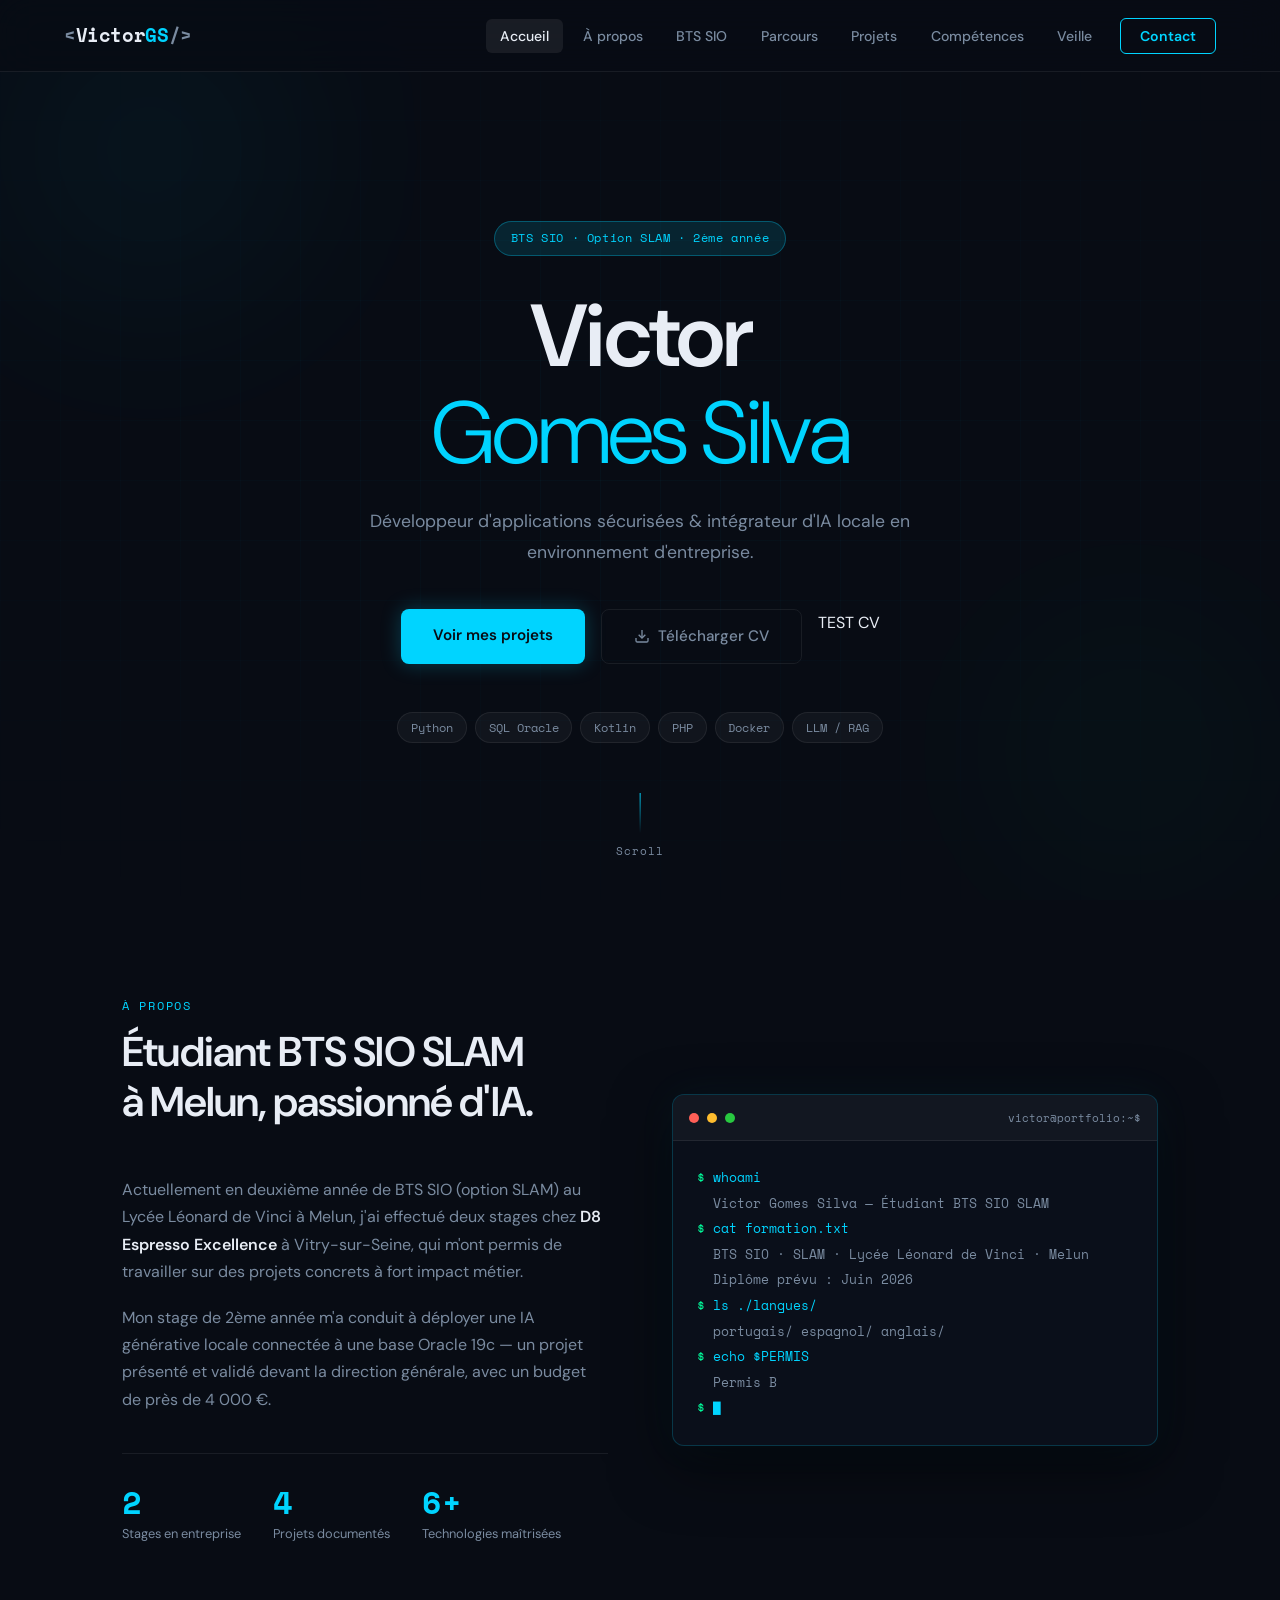
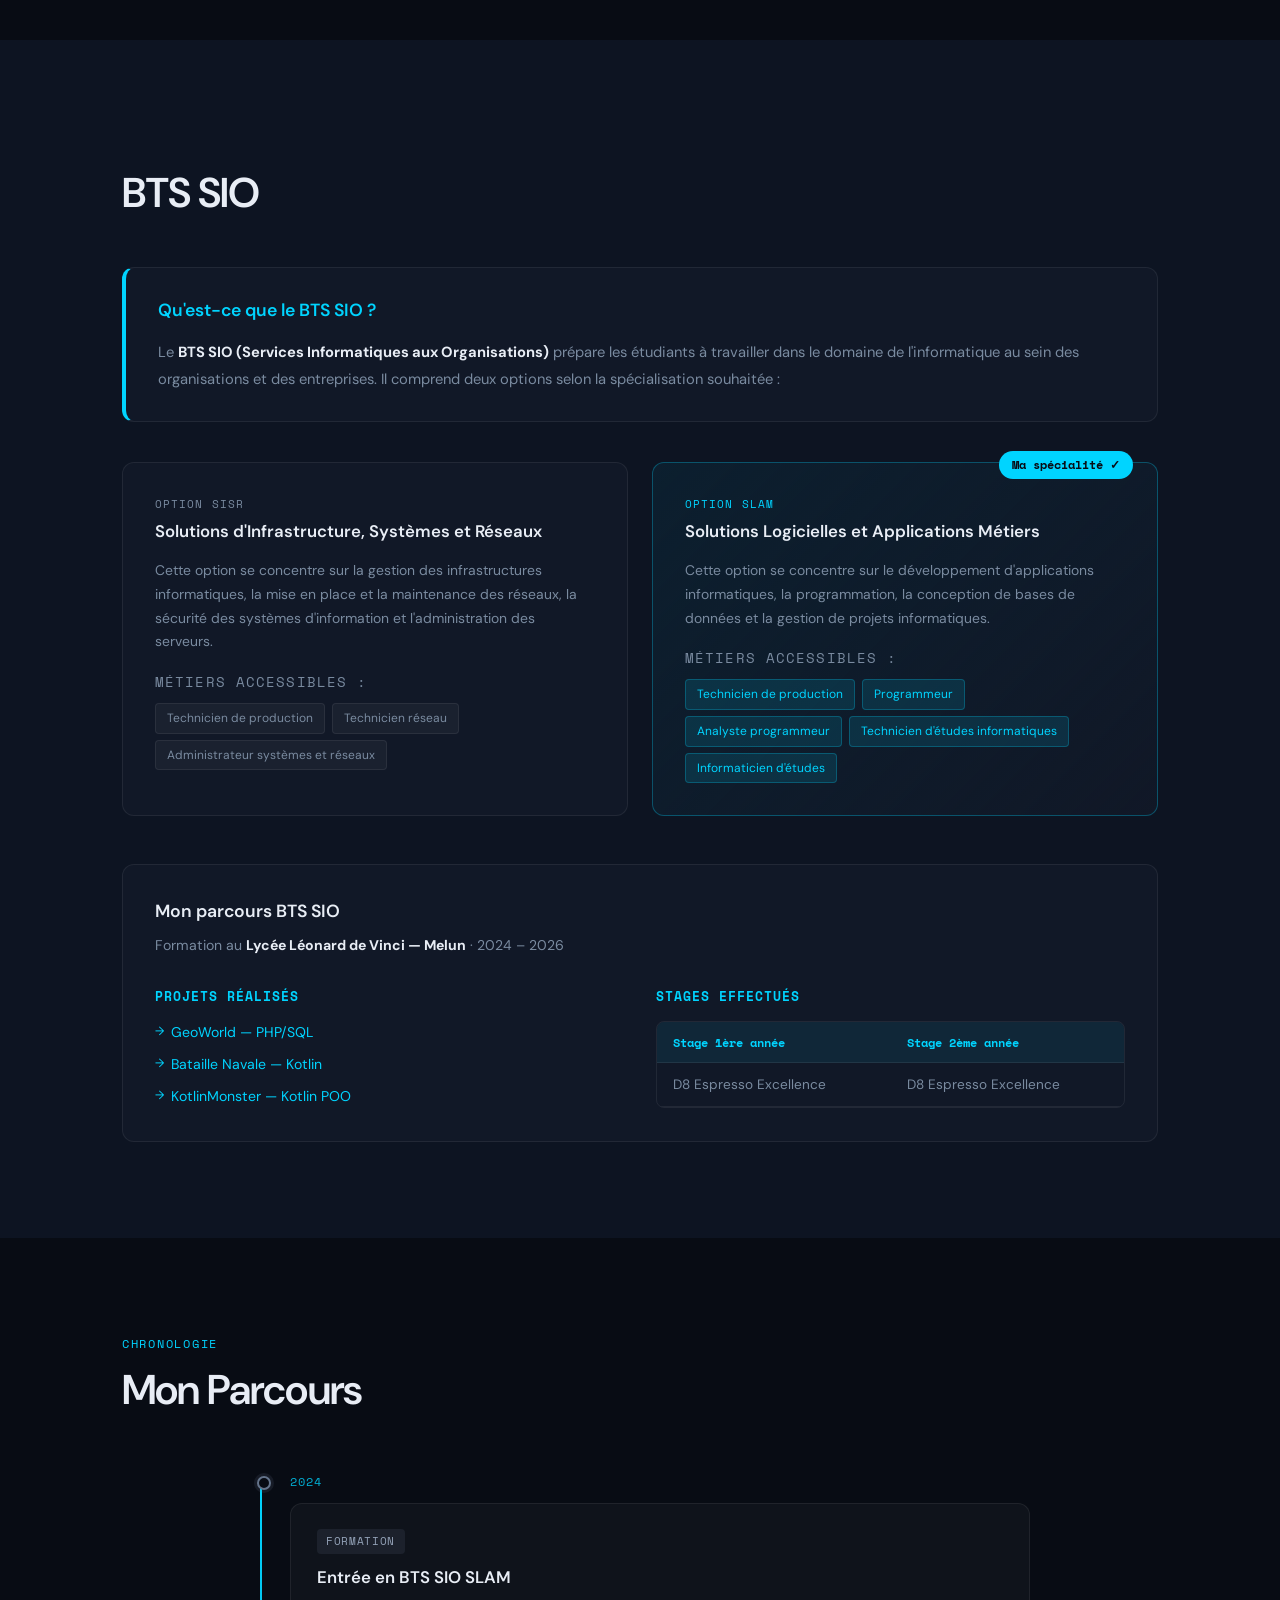
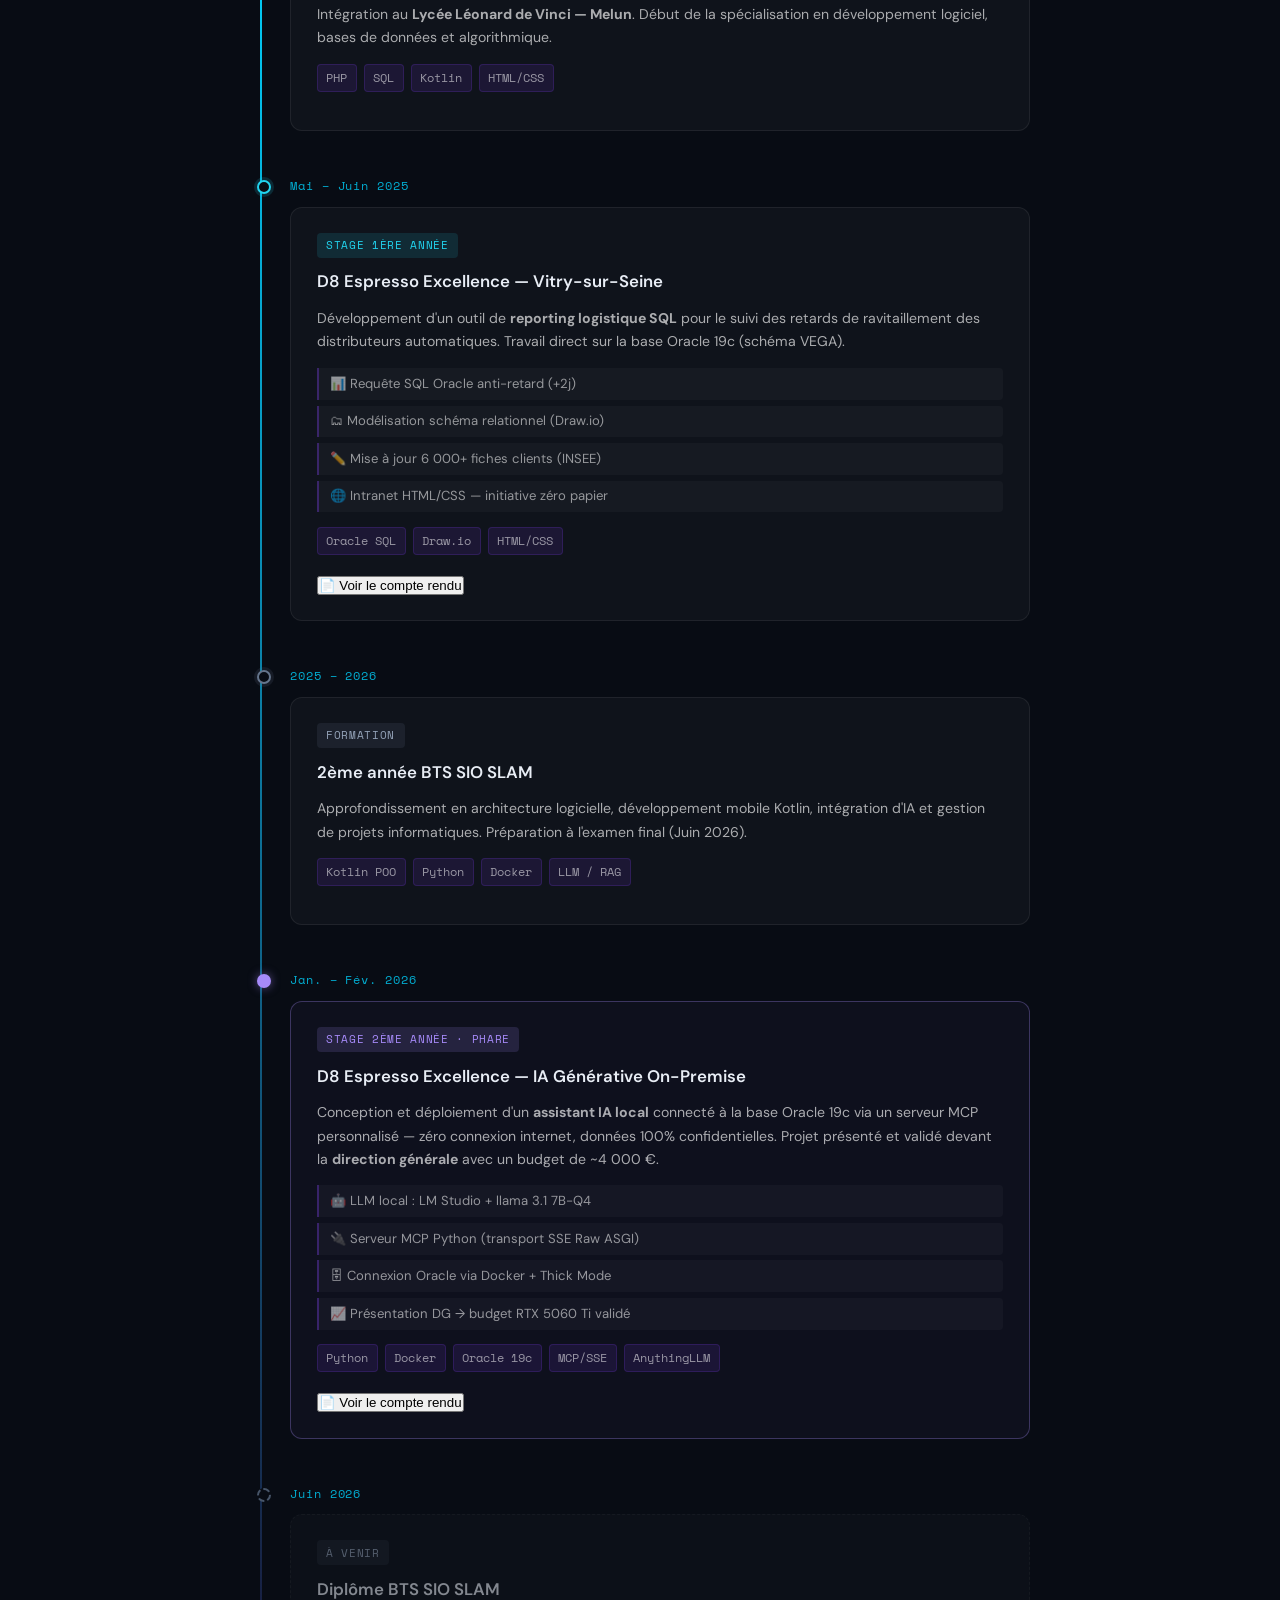
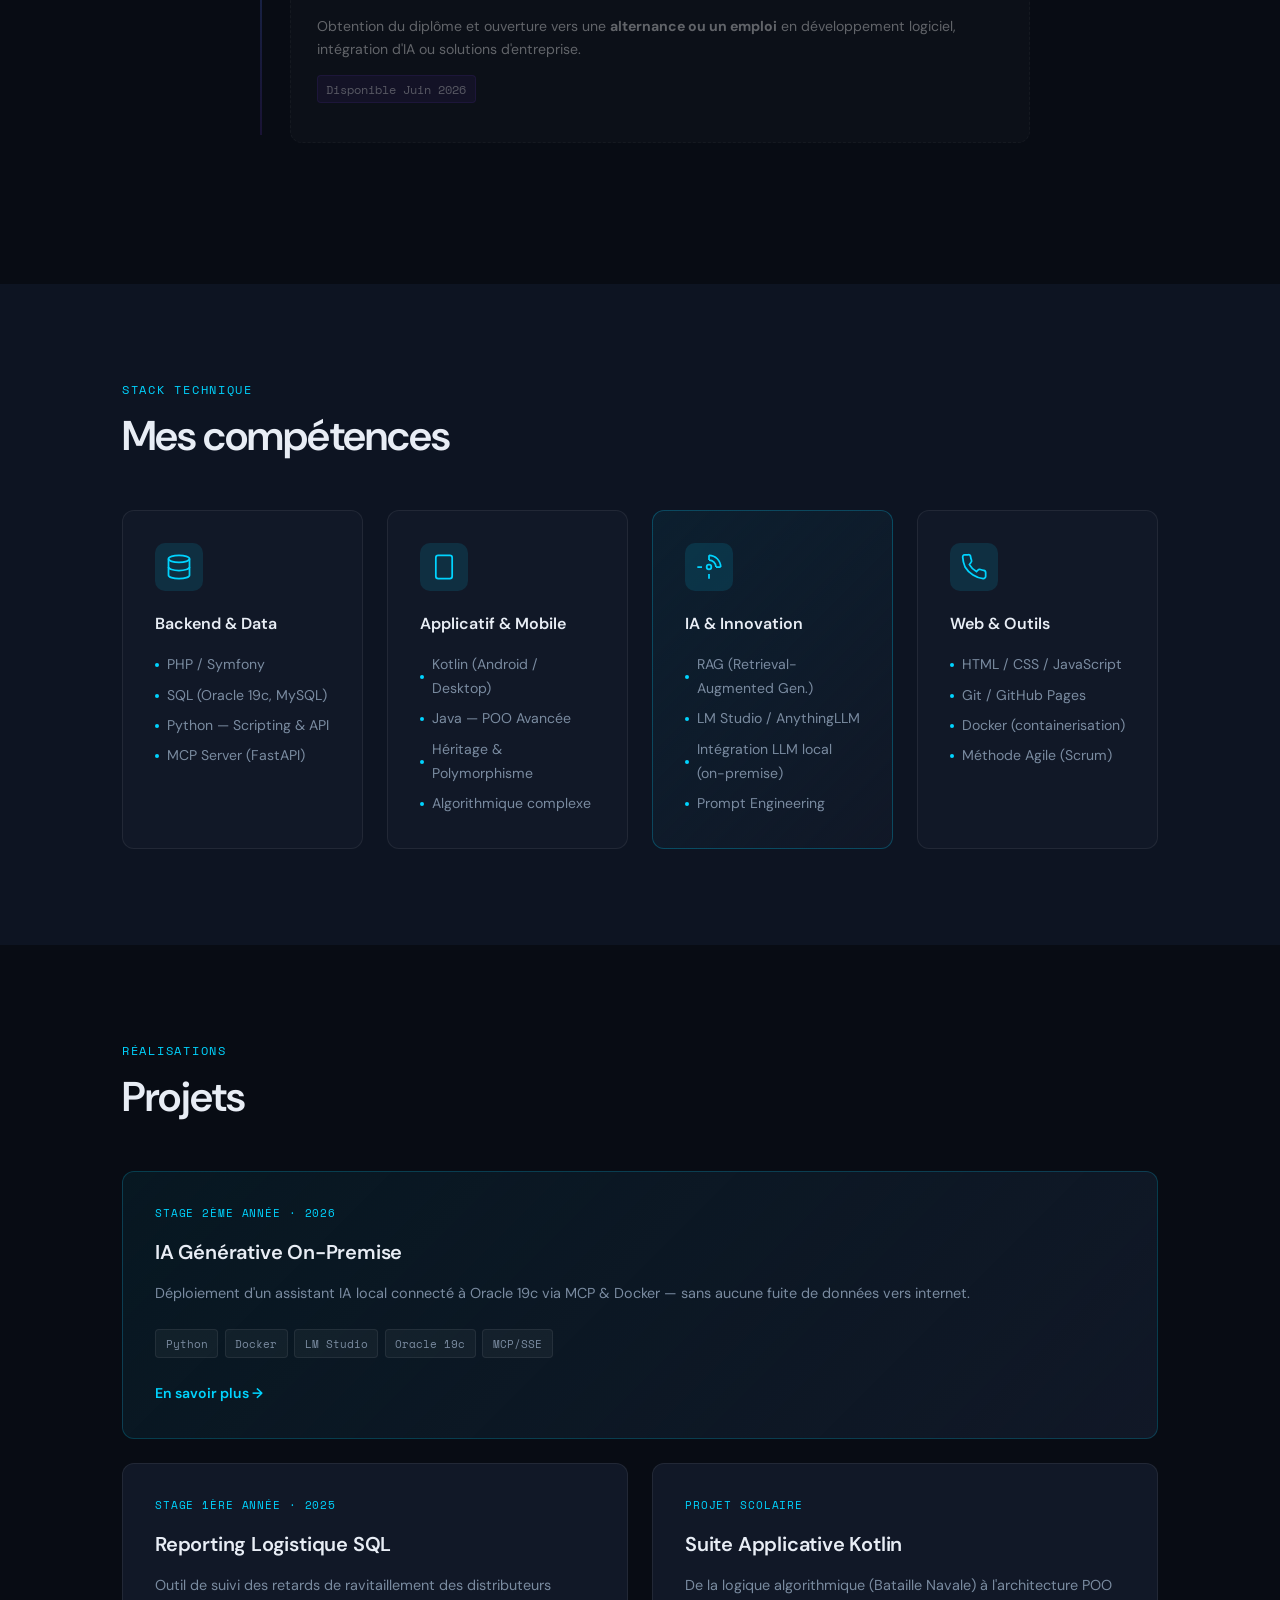
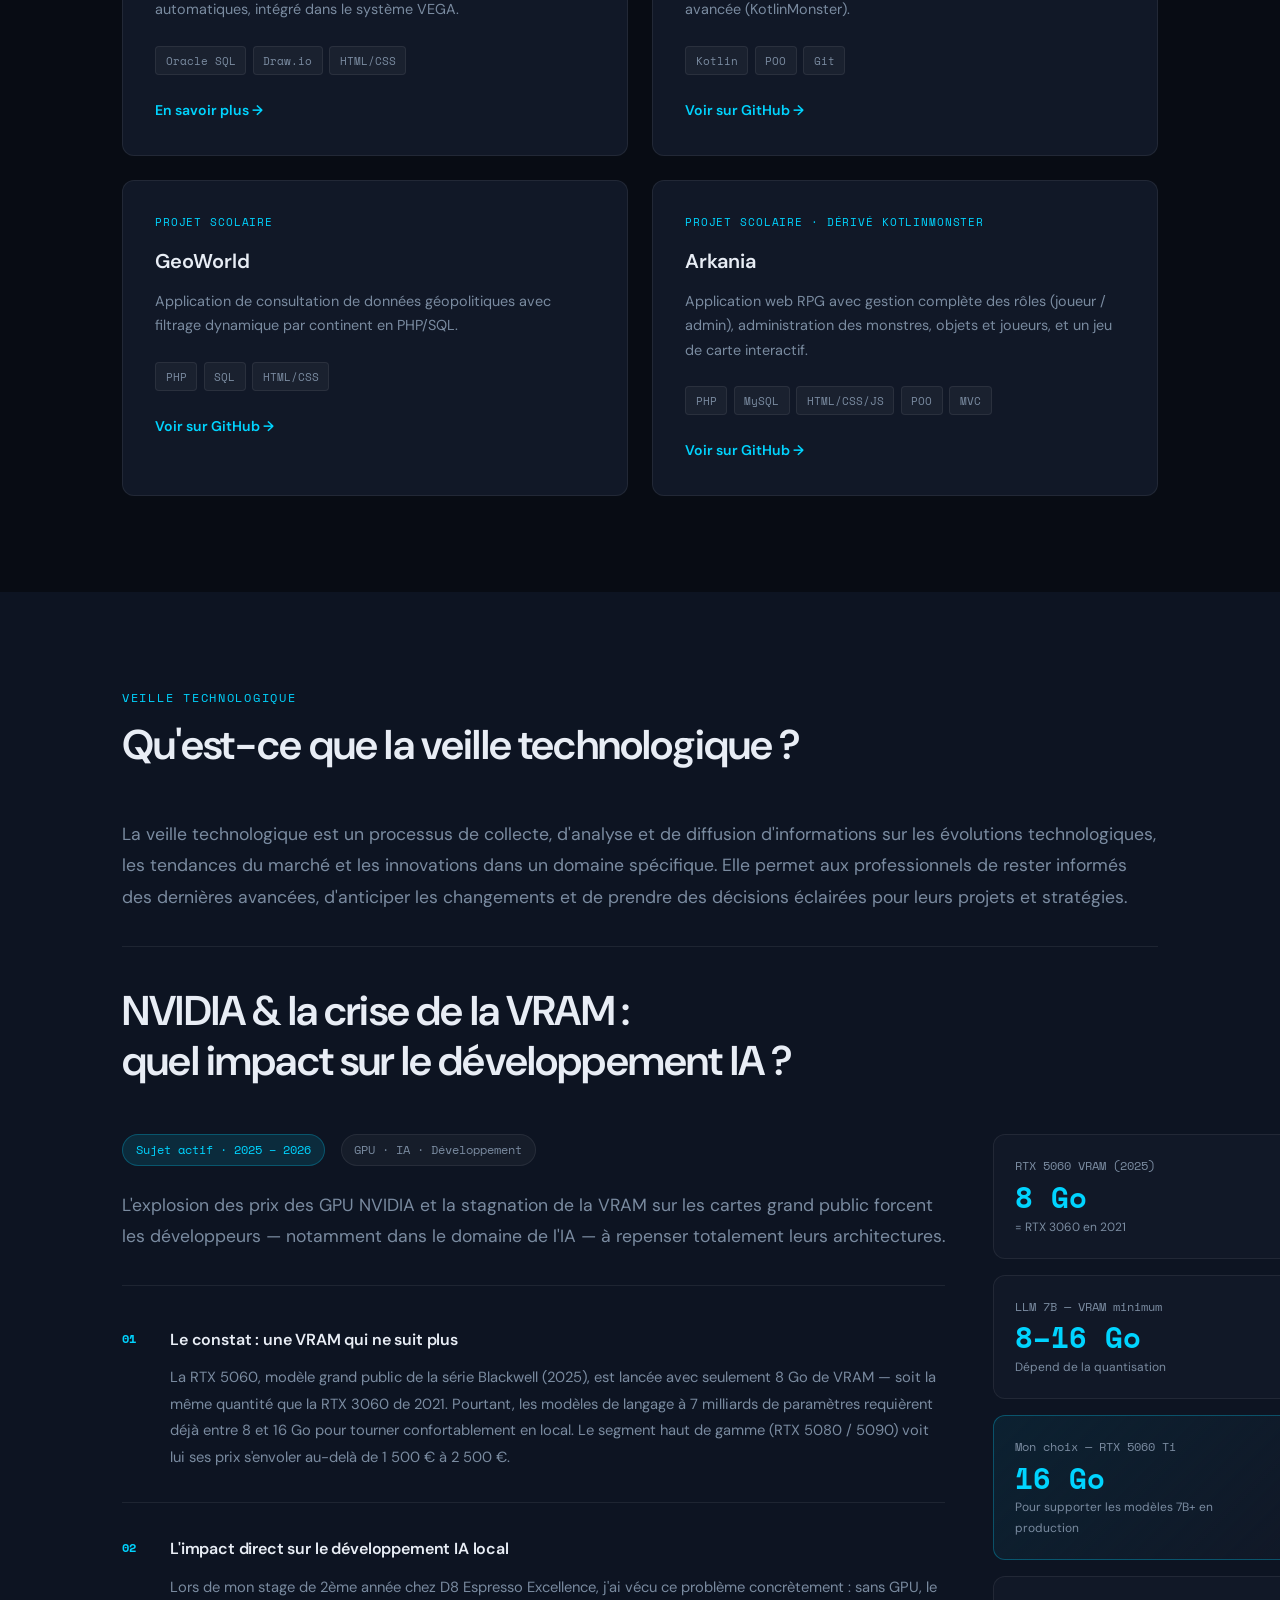
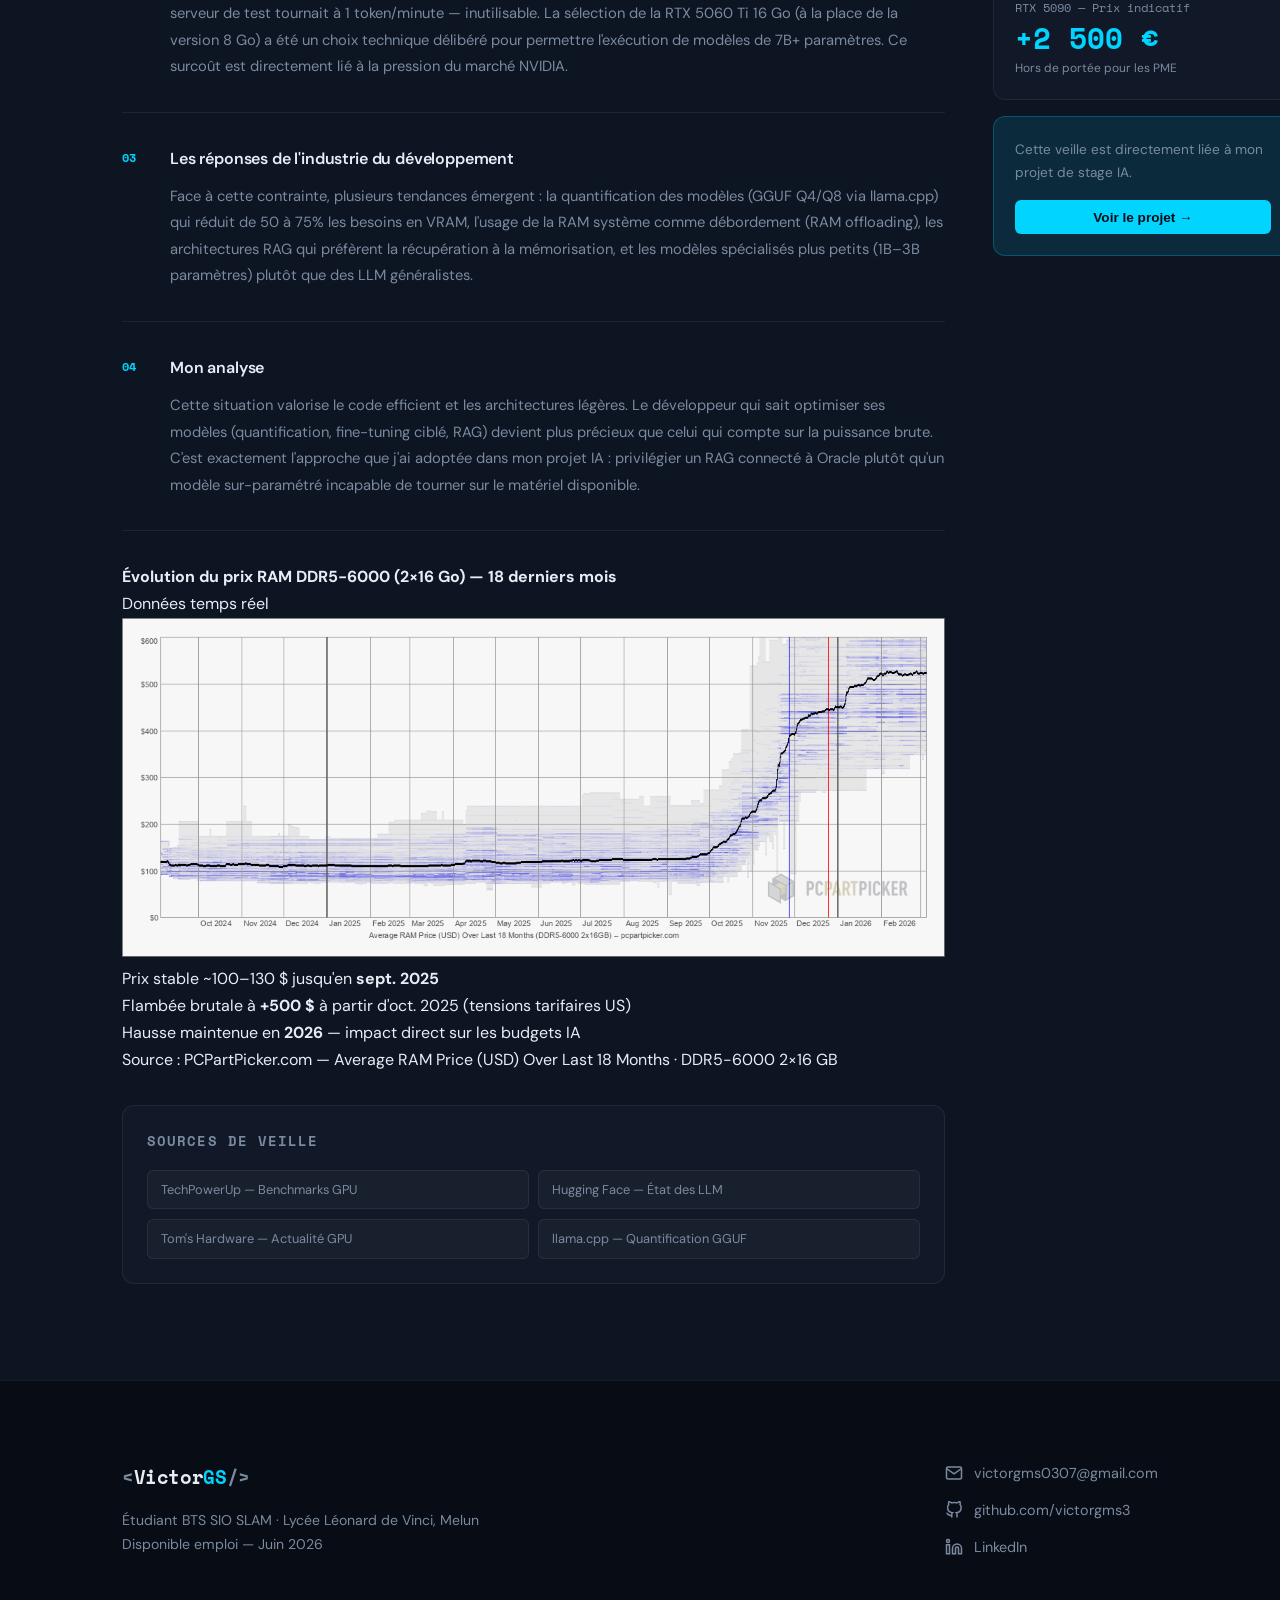
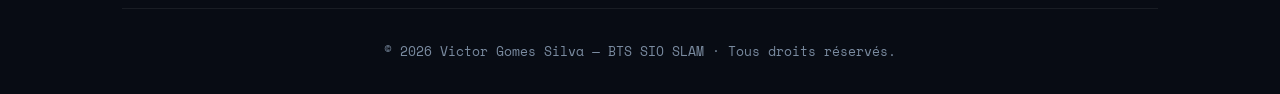
<file: index.html>
<!DOCTYPE html>
<html lang="fr">
<head>
    <meta charset="UTF-8">
    <meta name="viewport" content="width=device-width, initial-scale=1.0">
    <title>Victor Gomes Silva — BTS SIO SLAM</title>
    <meta name="description" content="Portfolio étudiant BTS SIO SLAM — Développement Web, Mobile, IA locale et Solutions d'Entreprise.">
    <link rel="stylesheet" href="style.css">
    <link rel="preconnect" href="https://fonts.googleapis.com">
    <link rel="preconnect" href="https://fonts.gstatic.com" crossorigin>
    <link href="https://fonts.googleapis.com/css2?family=Space+Mono:wght@400;700&family=DM+Sans:wght@300;400;500;600&display=swap" rel="stylesheet">
</head>
<body>
    <!-- Test Side -->
    <div class="side-panel side-left" aria-hidden="true">
        <div class="side-line"></div>
        <div class="side-content">
            <div class="side-label">SYS_MONITOR</div>
            <div class="side-metric">
                <span class="side-metric-name">VRAM</span>
                <div class="side-bar-wrap"><div class="side-bar-fill" id="vram-bar"></div></div>
                <span class="side-metric-val" id="vram-val">14.2G</span>
            </div>
            <div class="side-metric">
                <span class="side-metric-name">GPU </span>
                <div class="side-bar-wrap"><div class="side-bar-fill side-bar-green" id="gpu-bar"></div></div>
                <span class="side-metric-val" id="gpu-val">87%</span>
            </div>
            <div class="side-metric">
                <span class="side-metric-name">RAM </span>
                <div class="side-bar-wrap"><div class="side-bar-fill side-bar-purple" id="ram-bar"></div></div>
                <span class="side-metric-val" id="ram-val">62G</span>
            </div>
            <div class="side-divider"></div>
            <div class="side-label">TOKENS/S</div>
            <div class="side-token-counter" id="token-counter">0</div>
            <div class="side-token-unit">tok/s</div>
            <div class="side-divider"></div>
            <div class="side-label">MODEL</div>
            <div class="side-model-name">llama3.1<br>7B-Q4_K_M</div>
            <div class="side-divider"></div>
            <div class="side-status-row">
                <span class="side-dot-live"></span>
                <span>INFERENCE</span>
            </div>
        </div>
    </div>

    <div class="side-panel side-right" aria-hidden="true">
        <div class="side-line"></div>
        <div class="side-content">
            <div class="side-label">NET_STACK</div>
            <div class="side-net-item"><span class="side-dot-on"></span><span>Docker</span></div>
            <div class="side-net-item"><span class="side-dot-on"></span><span>Oracle</span></div>
            <div class="side-net-item"><span class="side-dot-on"></span><span>MCP / SSE</span></div>
            <div class="side-net-item side-net-off"><span class="side-dot-off"></span><span>Internet</span></div>
            <div class="side-divider"></div>
            <div class="side-label">CODE_STREAM</div>
            <div class="side-code-stream" id="code-stream"></div>
            <div class="side-divider"></div>
            <div class="side-label">LATENCY</div>
            <div class="side-latency-bars" id="latency-bars">
                <span></span><span></span><span></span><span></span><span></span>
                <span></span><span></span><span></span><span></span><span></span>
            </div>
            <div class="side-divider"></div>
            <div class="side-label">UPTIME</div>
            <div class="side-uptime" id="uptime">00:00:00</div>
            <div class="side-status-row">
                <span class="side-dot-live"></span>
                <span>ON-PREMISE</span>
            </div>
        </div>
    </div>

    <nav class="navbar" id="navbar">
        <div class="logo"><span class="logo-bracket">&lt;</span>Victor<span class="logo-highlight">GS</span><span class="logo-bracket">/&gt;</span></div>
        <ul class="nav-links" id="nav-menu">
            <li><a href="#home" class="nav-link">Accueil</a></li>
            <li><a href="#about" class="nav-link">À propos</a></li>
            <li><a href="#bts" class="nav-link">BTS SIO</a></li>
            <li><a href="#parcours" class="nav-link">Parcours</a></li>
            <li><a href="#projects" class="nav-link">Projets</a></li>
            <li><a href="#skills" class="nav-link">Compétences</a></li>
            <li><a href="#veille" class="nav-link">Veille</a></li>
            <li><a href="#contact" class="nav-cta">Contact</a></li>
        </ul>
        <div class="burger" id="burger"><span></span><span></span><span></span></div>
    </nav>

    <!-- HERO -->
    <section id="home" class="hero">
        <div class="hero-bg">
            <div class="grid-overlay"></div>
            <div class="glow glow-1"></div>
            <div class="glow glow-2"></div>
        </div>
        <div class="hero-content">
            <div class="hero-badge reveal">BTS SIO · Option SLAM · 2ème année</div>
            <h1 class="hero-title reveal">
                Victor<br>
                <span class="hero-name-accent">Gomes Silva</span>
            </h1>
            <p class="hero-subtitle reveal">Développeur d'applications sécurisées &amp; intégrateur d'IA locale en environnement d'entreprise.</p>
            <div class="hero-btns reveal">
                <a href="#projects" class="btn-primary">Voir mes projets</a>
                <a href="assets/cv.pdf" target="_blank" class="btn-outline" title="Victor">
                    <svg width="16" height="16" viewBox="0 0 24 24" fill="none" stroke="currentColor" stroke-width="2"><path d="M21 15v4a2 2 0 0 1-2 2H5a2 2 0 0 1-2-2v-4"/><polyline points="7 10 12 15 17 10"/><line x1="12" y1="15" x2="12" y2="3"/></svg>
                    Télécharger CV
                </a>
                <a href="assets/cv.pdf">TEST CV</a>
            </div>
            <div class="hero-stack reveal">
                <span>Python</span><span>SQL Oracle</span><span>Kotlin</span><span>PHP</span><span>Docker</span><span>LLM / RAG</span>
            </div>
        </div>
        <div class="hero-scroll">
            <div class="scroll-line"></div>
            <span>Scroll</span>
        </div>
    </section>


    <!-- ABOUT -->
    <section id="about" class="section">
        <div class="container">
            <div class="about-grid">
                <div class="about-text reveal">
                    <div class="section-label">À propos</div>
                    <h2 class="section-title">Étudiant BTS SIO SLAM<br>à Melun, passionné d'IA.</h2>
                    <p>Actuellement en deuxième année de BTS SIO (option SLAM) au Lycée Léonard de Vinci à Melun, j'ai effectué deux stages chez <strong>D8 Espresso Excellence</strong> à Vitry-sur-Seine, qui m'ont permis de travailler sur des projets concrets à fort impact métier.</p>
                    <p>Mon stage de 2ème année m'a conduit à déployer une IA générative locale connectée à une base Oracle 19c — un projet présenté et validé devant la direction générale, avec un budget de près de 4 000 €.</p>
                    <div class="about-facts">
                        <div class="fact">
                            <span class="fact-num">2</span>
                            <span class="fact-label">Stages en entreprise</span>
                        </div>
                        <div class="fact">
                            <span class="fact-num">4</span>
                            <span class="fact-label">Projets documentés</span>
                        </div>
                        <div class="fact">
                            <span class="fact-num">6+</span>
                            <span class="fact-label">Technologies maîtrisées</span>
                        </div>
                    </div>
                </div>
                <div class="about-card reveal">
                    <div class="terminal">
                        <div class="terminal-header">
                            <span class="dot red"></span>
                            <span class="dot yellow"></span>
                            <span class="dot green"></span>
                            <span class="terminal-title">victor@portfolio:~$</span>
                        </div>
                        <div class="terminal-body">
                            <p><span class="t-prompt">$</span> <span class="t-cmd">whoami</span></p>
                            <p class="t-out">Victor Gomes Silva — Étudiant BTS SIO SLAM</p>
                            <p><span class="t-prompt">$</span> <span class="t-cmd">cat formation.txt</span></p>
                            <p class="t-out">BTS SIO · SLAM · Lycée Léonard de Vinci · Melun</p>
                            <p class="t-out">Diplôme prévu : Juin 2026</p>
                            <p><span class="t-prompt">$</span> <span class="t-cmd">ls ./langues/</span></p>
                            <p class="t-out">portugais/  espagnol/  anglais/</p>
                            <p><span class="t-prompt">$</span> <span class="t-cmd">echo $PERMIS</span></p>
                            <p class="t-out">Permis B</p>
                            <p class="t-cursor"><span class="t-prompt">$</span> <span class="cursor-blink">█</span></p>
                        </div>
                    </div>
                </div>
            </div>
        </div>
    </section>

     <section id="bts" class="section section-dark">
        <div class="container">
            <div class="section-label reveal">Ma formation</div>
            <h2 class="section-title reveal">BTS SIO</h2>

            <div class="bts-definition reveal">
                <h3>Qu'est-ce que le BTS SIO ?</h3>
                <p>Le <strong>BTS SIO (Services Informatiques aux Organisations)</strong> prépare les étudiants à travailler dans le domaine de l'informatique au sein des organisations et des entreprises. Il comprend deux options selon la spécialisation souhaitée :</p>
            </div>

            <div class="bts-grid">
                <div class="bts-card reveal bts-card-other">
                    <div class="bts-card-header">
                        <span class="bts-option-tag">Option SISR</span>
                        <h3>Solutions d'Infrastructure, Systèmes et Réseaux</h3>
                    </div>
                    <p>Cette option se concentre sur la gestion des infrastructures informatiques, la mise en place et la maintenance des réseaux, la sécurité des systèmes d'information et l'administration des serveurs.</p>
                    <p class="bts-metiers-label">Métiers accessibles :</p>
                    <div class="bts-metiers">
                        <span class="bts-metier-tag">Technicien de production</span>
                        <span class="bts-metier-tag">Technicien réseau</span>
                        <span class="bts-metier-tag">Administrateur systèmes et réseaux</span>
                    </div>
                </div>
                <div class="bts-card reveal bts-card-active">
                    <div class="bts-active-badge">Ma spécialité ✓</div>
                    <div class="bts-card-header">
                        <span class="bts-option-tag accent">Option SLAM</span>
                        <h3>Solutions Logicielles et Applications Métiers</h3>
                    </div>
                    <p>Cette option se concentre sur le développement d'applications informatiques, la programmation, la conception de bases de données et la gestion de projets informatiques.</p>
                    <p class="bts-metiers-label">Métiers accessibles :</p>
                    <div class="bts-metiers">
                        <span class="bts-metier-tag accent">Technicien de production</span>
                        <span class="bts-metier-tag accent">Programmeur</span>
                        <span class="bts-metier-tag accent">Analyste programmeur</span>
                        <span class="bts-metier-tag accent">Technicien d'études informatiques</span>
                        <span class="bts-metier-tag accent">Informaticien d'études</span>
                    </div>
                </div>
            </div>

            <div class="bts-parcours reveal">
                <h3>Mon parcours BTS SIO</h3>
                <p>Formation au <strong>Lycée Léonard de Vinci — Melun</strong> · 2024 – 2026</p>
                <div class="bts-projets-grid">
                    <div class="bts-projet-col">
                        <h4>Projets réalisés</h4>
                        <ul class="bts-projet-list">
                            <li><a href="https://github.com/victorgms3/GeoWorld" target="_blank">GeoWorld — PHP/SQL</a></li>
                            <li><a href="https://github.com/victorgms3/kotlinBatailleNavale" target="_blank">Bataille Navale — Kotlin</a></li>
                            <li><a href="https://github.com/victorgms3/kotlinMonsterSprint3" target="_blank">KotlinMonster — Kotlin POO</a></li>
                        </ul>
                    </div>
                    <div class="bts-stage-col">
                        <h4>Stages effectués</h4>
                        <div class="bts-stages-table">
                            <div class="bts-stage-row bts-stage-header">
                                <span>Stage 1ère année</span>
                                <span>Stage 2ème année</span>
                            </div>
                            <div class="bts-stage-row">
                                <span>D8 Espresso Excellence</span>
                                <span>D8 Espresso Excellence</span>
                            </div>
                            <!-- <div class="bts-stage-row bts-stage-links">
                                <button class="btn-timeline" onclick="openModal('modal-sql')">📄 Compte rendu</button>
                                <button class="btn-timeline btn-timeline-accent" onclick="openModal('modal-ia')">📄 Compte rendu</button>
                            </div> -->
                        </div>
                    </div>
                </div>
            </div>

        </div>
    </section>

    <!-- PARCOURS -->
    <section id="parcours" class="section">
        <div class="container">
            <div class="section-label reveal">Chronologie</div>
            <h2 class="section-title reveal">Mon Parcours</h2>

            <div class="parcours-timeline">

                <div class="parcours-item reveal">
                    <div class="parcours-dot parcours-dot-school"></div>
                    <div class="parcours-date">2024</div>
                    <div class="parcours-card">
                        <div class="parcours-tag">Formation</div>
                        <h3>Entrée en BTS SIO SLAM</h3>
                        <p>Intégration au <strong>Lycée Léonard de Vinci — Melun</strong>. Début de la spécialisation en développement logiciel, bases de données et algorithmique.</p>
                        <div class="parcours-skills-row">
                            <span>PHP</span><span>SQL</span><span>Kotlin</span><span>HTML/CSS</span>
                        </div>
                    </div>
                </div>

                <div class="parcours-item reveal">
                    <div class="parcours-dot parcours-dot-stage"></div>
                    <div class="parcours-date">Mai – Juin 2025</div>
                    <div class="parcours-card">
                        <div class="parcours-tag parcours-tag-stage">Stage 1ère année</div>
                        <h3>D8 Espresso Excellence — Vitry-sur-Seine</h3>
                        <p>Développement d'un outil de <strong>reporting logistique SQL</strong> pour le suivi des retards de ravitaillement des distributeurs automatiques. Travail direct sur la base Oracle 19c (schéma VEGA).</p>
                        <div class="parcours-missions">
                            <div class="parcours-mission">📊 Requête SQL Oracle anti-retard (+2j)</div>
                            <div class="parcours-mission">🗂 Modélisation schéma relationnel (Draw.io)</div>
                            <div class="parcours-mission">✏️ Mise à jour 6 000+ fiches clients (INSEE)</div>
                            <div class="parcours-mission">🌐 Intranet HTML/CSS — initiative zéro papier</div>
                        </div>
                        <div class="parcours-skills-row">
                            <span>Oracle SQL</span><span>Draw.io</span><span>HTML/CSS</span>
                        </div>
                        <button class="btn-timeline" onclick="openModal('modal-sql')">📄 Voir le compte rendu</button>
                    </div>
                </div>

                <div class="parcours-item reveal">
                    <div class="parcours-dot parcours-dot-school"></div>
                    <div class="parcours-date">2025 – 2026</div>
                    <div class="parcours-card">
                        <div class="parcours-tag">Formation</div>
                        <h3>2ème année BTS SIO SLAM</h3>
                        <p>Approfondissement en architecture logicielle, développement mobile Kotlin, intégration d'IA et gestion de projets informatiques. Préparation à l'examen final (Juin 2026).</p>
                        <div class="parcours-skills-row">
                            <span>Kotlin POO</span><span>Python</span><span>Docker</span><span>LLM / RAG</span>
                        </div>
                    </div>
                </div>

                <div class="parcours-item reveal">
                    <div class="parcours-dot parcours-dot-accent"></div>
                    <div class="parcours-date">Jan. – Fév. 2026</div>
                    <div class="parcours-card parcours-card-accent">
                        <div class="parcours-tag parcours-tag-accent">Stage 2ème année · Phare</div>
                        <h3>D8 Espresso Excellence — IA Générative On-Premise</h3>
                        <p>Conception et déploiement d'un <strong>assistant IA local</strong> connecté à la base Oracle 19c via un serveur MCP personnalisé — zéro connexion internet, données 100% confidentielles. Projet présenté et validé devant la <strong>direction générale</strong> avec un budget de ~4 000 €.</p>
                        <div class="parcours-missions">
                            <div class="parcours-mission">🤖 LLM local : LM Studio + llama 3.1 7B-Q4</div>
                            <div class="parcours-mission">🔌 Serveur MCP Python (transport SSE Raw ASGI)</div>
                            <div class="parcours-mission">🗄 Connexion Oracle via Docker + Thick Mode</div>
                            <div class="parcours-mission">📈 Présentation DG → budget RTX 5060 Ti validé</div>
                        </div>
                        <div class="parcours-skills-row">
                            <span>Python</span><span>Docker</span><span>Oracle 19c</span><span>MCP/SSE</span><span>AnythingLLM</span>
                        </div>
                        <button class="btn-timeline btn-timeline-accent" onclick="openModal('modal-ia')">📄 Voir le compte rendu</button>
                    </div>
                </div>

                <div class="parcours-item reveal">
                    <div class="parcours-dot parcours-dot-future"></div>
                    <div class="parcours-date">Juin 2026</div>
                    <div class="parcours-card parcours-card-future">
                        <div class="parcours-tag">À venir</div>
                        <h3>Diplôme BTS SIO SLAM</h3>
                        <p>Obtention du diplôme et ouverture vers une <strong>alternance ou un emploi</strong> en développement logiciel, intégration d'IA ou solutions d'entreprise.</p>
                        <div class="parcours-skills-row">
                            <span>Disponible Juin 2026</span>
                        </div>
                    </div>
                </div>

            </div>
        </div>
    </section>

    <!-- SKILLS -->
    <section id="skills" class="section section-dark">
        <div class="container">
            <div class="section-label reveal">Stack technique</div>
            <h2 class="section-title reveal">Mes compétences</h2>
            <div class="skills-grid">
                <div class="skill-card reveal">
                    <div class="skill-icon">
                        <svg width="28" height="28" viewBox="0 0 24 24" fill="none" stroke="currentColor" stroke-width="1.5"><ellipse cx="12" cy="5" rx="9" ry="3"/><path d="M21 12c0 1.66-4 3-9 3s-9-1.34-9-3"/><path d="M3 5v14c0 1.66 4 3 9 3s9-1.34 9-3V5"/></svg>
                    </div>
                    <h3>Backend &amp; Data</h3>
                    <ul>
                        <li>PHP / Symfony</li>
                        <li>SQL (Oracle 19c, MySQL)</li>
                        <li>Python — Scripting &amp; API</li>
                        <li>MCP Server (FastAPI)</li>
                    </ul>
                </div>
                <div class="skill-card reveal">
                    <div class="skill-icon">
                        <svg width="28" height="28" viewBox="0 0 24 24" fill="none" stroke="currentColor" stroke-width="1.5"><rect x="5" y="2" width="14" height="20" rx="2" ry="2"/><line x1="12" y1="18" x2="12.01" y2="18"/></svg>
                    </div>
                    <h3>Applicatif &amp; Mobile</h3>
                    <ul>
                        <li>Kotlin (Android / Desktop)</li>
                        <li>Java — POO Avancée</li>
                        <li>Héritage &amp; Polymorphisme</li>
                        <li>Algorithmique complexe</li>
                    </ul>
                </div>
                <div class="skill-card reveal skill-card-accent">
                    <div class="skill-icon">
                        <svg width="28" height="28" viewBox="0 0 24 24" fill="none" stroke="currentColor" stroke-width="1.5"><path d="M12 2a10 10 0 0 1 10 10"/><path d="M12 6a6 6 0 0 1 6 6"/><circle cx="12" cy="12" r="2"/><path d="M12 2v4M12 18v4M2 12h4M18 12h4"/></svg>
                    </div>
                    <h3>IA &amp; Innovation</h3>
                    <ul>
                        <li>RAG (Retrieval-Augmented Gen.)</li>
                        <li>LM Studio / AnythingLLM</li>
                        <li>Intégration LLM local (on-premise)</li>
                        <li>Prompt Engineering</li>
                    </ul>
                </div>
                <div class="skill-card reveal">
                    <div class="skill-icon">
                        <svg width="28" height="28" viewBox="0 0 24 24" fill="none" stroke="currentColor" stroke-width="1.5"><path d="M22 16.92v3a2 2 0 0 1-2.18 2 19.79 19.79 0 0 1-8.63-3.07A19.5 19.5 0 0 1 4.34 12c-1.11-2.67-1.87-5.54-2.03-8.44A2 2 0 0 1 4.11 1.5h3a2 2 0 0 1 2 1.72c.127.96.361 1.903.7 2.81a2 2 0 0 1-.45 2.11L8.09 9.91a16 16 0 0 0 6 6l1.27-1.27a2 2 0 0 1 2.11-.45c.907.339 1.85.573 2.81.7A2 2 0 0 1 22 16.92z"/></svg>
                    </div>
                    <h3>Web &amp; Outils</h3>
                    <ul>
                        <li>HTML / CSS / JavaScript</li>
                        <li>Git / GitHub Pages</li>
                        <li>Docker (containerisation)</li>
                        <li>Méthode Agile (Scrum)</li>
                    </ul>
                </div>
            </div>
        </div>
    </section>

    <!-- PROJECTS -->
    <section id="projects" class="section">
        <div class="container">
            <div class="section-label reveal">Réalisations</div>
            <h2 class="section-title reveal">Projets</h2>
            <div class="projects-grid">

                <article class="project-card project-featured reveal" onclick="openModal('modal-ia')">
                    <div class="project-tag">Stage 2ème année · 2026</div>
                    <h3>IA Générative On-Premise</h3>
                    <p>Déploiement d'un assistant IA local connecté à Oracle 19c via MCP &amp; Docker — sans aucune fuite de données vers internet.</p>
                    <div class="project-stack">
                        <span>Python</span><span>Docker</span><span>LM Studio</span><span>Oracle 19c</span><span>MCP/SSE</span>
                    </div>
                    <div class="project-link">En savoir plus →</div>
                </article>

                <article class="project-card reveal" onclick="openModal('modal-sql')">
                    <div class="project-tag">Stage 1ère année · 2025</div>
                    <h3>Reporting Logistique SQL</h3>
                    <p>Outil de suivi des retards de ravitaillement des distributeurs automatiques, intégré dans le système VEGA.</p>
                    <div class="project-stack">
                        <span>Oracle SQL</span><span>Draw.io</span><span>HTML/CSS</span>
                    </div>
                    <div class="project-link">En savoir plus →</div>
                </article>

                <article class="project-card reveal" onclick="openModal('modal-kotlin')">
                    <div class="project-tag">Projet scolaire</div>
                    <h3>Suite Applicative Kotlin</h3>
                    <p>De la logique algorithmique (Bataille Navale) à l'architecture POO avancée (KotlinMonster).</p>
                    <div class="project-stack">
                        <span>Kotlin</span><span>POO</span><span>Git</span>
                    </div>
                    <div class="project-link">Voir sur GitHub →</div>
                </article>

                <article class="project-card reveal" onclick="openModal('modal-geo')">
                    <div class="project-tag">Projet scolaire</div>
                    <h3>GeoWorld</h3>
                    <p>Application de consultation de données géopolitiques avec filtrage dynamique par continent en PHP/SQL.</p>
                    <div class="project-stack">
                        <span>PHP</span><span>SQL</span><span>HTML/CSS</span>
                    </div>
                    <div class="project-link">Voir sur GitHub →</div>
                </article>

                <article class="project-card reveal" onclick="openModal('modal-arkania')">
                    <div class="project-tag">Projet scolaire · Dérivé KotlinMonster</div>
                    <h3>Arkania</h3>
                    <p>Application web RPG avec gestion complète des rôles (joueur / admin), administration des monstres, objets et joueurs, et un jeu de carte interactif.</p>
                    <div class="project-stack">
                        <span>PHP</span><span>MySQL</span><span>HTML/CSS/JS</span><span>POO</span><span>MVC</span>
                    </div>
                    <div class="project-link">Voir sur GitHub →</div>
                </article>

            </div>
        </div>
    </section>

    <!-- VEILLE -->
    <section id="veille" class="section section-dark">
        <div class="container">
            <div class="section-label reveal">Veille technologique</div>
            <h2 class="section-title reveal">Qu'est-ce que la veille technologique ?</h2>
            <div class="veille-definition reveal">
                <p class="veille-intro">La veille technologique est un processus de collecte, d'analyse et de diffusion d'informations sur les évolutions technologiques, les tendances du marché et les innovations dans un domaine spécifique. Elle permet aux professionnels de rester informés des dernières avancées, d'anticiper les changements et de prendre des décisions éclairées pour leurs projets et stratégies.</p>
            </div>
            <h3 class="section-title reveal">NVIDIA &amp; la crise de la VRAM :<br>quel impact sur le développement IA ?</h3>

            <div class="veille-layout">
                <div class="veille-main reveal">
                    <div class="veille-meta">
                        <span class="veille-date">Sujet actif · 2025 – 2026</span>
                        <span class="veille-category">GPU · IA · Développement</span>
                    </div>
                    <p class="veille-intro">L'explosion des prix des GPU NVIDIA et la stagnation de la VRAM sur les cartes grand public forcent les développeurs — notamment dans le domaine de l'IA — à repenser totalement leurs architectures.</p>

                    <div class="veille-block">
                        <div class="veille-block-num">01</div>
                        <div class="veille-block-content">
                            <h4>Le constat : une VRAM qui ne suit plus</h4>
                            <p>La RTX 5060, modèle grand public de la série Blackwell (2025), est lancée avec seulement 8 Go de VRAM — soit la même quantité que la RTX 3060 de 2021. Pourtant, les modèles de langage à 7 milliards de paramètres requièrent déjà entre 8 et 16 Go pour tourner confortablement en local. Le segment haut de gamme (RTX 5080 / 5090) voit lui ses prix s'envoler au-delà de 1 500 € à 2 500 €.</p>
                        </div>
                    </div>

                    <div class="veille-block">
                        <div class="veille-block-num">02</div>
                        <div class="veille-block-content">
                            <h4>L'impact direct sur le développement IA local</h4>
                            <p>Lors de mon stage de 2ème année chez D8 Espresso Excellence, j'ai vécu ce problème concrètement : sans GPU, le serveur de test tournait à 1 token/minute — inutilisable. La sélection de la RTX 5060 Ti 16 Go (à la place de la version 8 Go) a été un choix technique délibéré pour permettre l'exécution de modèles de 7B+ paramètres. Ce surcoût est directement lié à la pression du marché NVIDIA.</p>
                        </div>
                    </div>

                    <div class="veille-block">
                        <div class="veille-block-num">03</div>
                        <div class="veille-block-content">
                            <h4>Les réponses de l'industrie du développement</h4>
                            <p>Face à cette contrainte, plusieurs tendances émergent : la quantification des modèles (GGUF Q4/Q8 via llama.cpp) qui réduit de 50 à 75% les besoins en VRAM, l'usage de la RAM système comme débordement (RAM offloading), les architectures RAG qui préfèrent la récupération à la mémorisation, et les modèles spécialisés plus petits (1B–3B paramètres) plutôt que des LLM généralistes.</p>
                        </div>
                    </div>

                    <div class="veille-block">
                        <div class="veille-block-num">04</div>
                        <div class="veille-block-content">
                            <h4>Mon analyse</h4>
                            <p>Cette situation valorise le code efficient et les architectures légères. Le développeur qui sait optimiser ses modèles (quantification, fine-tuning ciblé, RAG) devient plus précieux que celui qui compte sur la puissance brute. C'est exactement l'approche que j'ai adoptée dans mon projet IA : privilégier un RAG connecté à Oracle plutôt qu'un modèle sur-paramétré incapable de tourner sur le matériel disponible.</p>
                        </div>
                    </div>

                    <!-- GRAPHIQUE RAM -->
                    <div class="veille-chart-block reveal">
                        <div class="veille-chart-header">
                            <h4> Évolution du prix RAM DDR5-6000 (2×16 Go) — 18 derniers mois</h4>
                            <span class="veille-chart-badge">Données temps réel</span>
                        </div>
                        <div class="veille-chart-wrap">
                            <img src="assets/graphRam.png" alt="Image du graphique RAM">
                        </div>
                        <div class="veille-chart-legend">
                            <div class="veille-chart-insight">
                                <span class="chart-dot chart-dot-red"></span>
                                <span>Prix stable ~100–130 $ jusqu'en <strong>sept. 2025</strong></span>
                            </div>
                            <div class="veille-chart-insight">
                                <span class="chart-dot chart-dot-accent"></span>
                                <span>Flambée brutale à <strong>+500 $</strong> à partir d'oct. 2025 (tensions tarifaires US)</span>
                            </div>
                            <div class="veille-chart-insight">
                                <span class="chart-dot chart-dot-green"></span>
                                <span>Hausse maintenue en <strong>2026</strong> — impact direct sur les budgets IA</span>
                            </div>
                        </div>
                        <p class="veille-chart-source">
                            Source : <a href="https://pcpartpicker.com" target="_blank" rel="noopener">PCPartPicker.com</a> — Average RAM Price (USD) Over Last 18 Months · DDR5-6000 2×16 GB
                        </p>
                    </div>

                    <div class="veille-sources reveal">
                        <h4>Sources de veille</h4>
                        <div class="sources-grid">
                            <a href="https://www.techpowerup.com" target="_blank" class="source-item">TechPowerUp — Benchmarks GPU</a>
                            <a href="https://huggingface.co" target="_blank" class="source-item">Hugging Face — État des LLM</a>
                            <a href="https://www.tomshardware.com" target="_blank" class="source-item">Tom's Hardware — Actualité GPU</a>
                            <a href="https://github.com/ggerganov/llama.cpp" target="_blank" class="source-item">llama.cpp — Quantification GGUF</a>
                        </div>
                    </div>
                </div>

                <aside class="veille-aside reveal">
                    <div class="veille-stat-card">
                        <div class="stat-label">RTX 5060 VRAM (2025)</div>
                        <div class="stat-value">8 Go</div>
                        <div class="stat-note">= RTX 3060 en 2021</div>
                    </div>
                    <div class="veille-stat-card">
                        <div class="stat-label">LLM 7B — VRAM minimum</div>
                        <div class="stat-value">8–16 Go</div>
                        <div class="stat-note">Dépend de la quantisation</div>
                    </div>
                    <div class="veille-stat-card veille-stat-highlight">
                        <div class="stat-label">Mon choix — RTX 5060 Ti</div>
                        <div class="stat-value">16 Go</div>
                        <div class="stat-note">Pour supporter les modèles 7B+ en production</div>
                    </div>
                    <div class="veille-stat-card">
                        <div class="stat-label">RTX 5090 — Prix indicatif</div>
                        <div class="stat-value">+2 500 €</div>
                        <div class="stat-note">Hors de portée pour les PME</div>
                    </div>
                    <div class="veille-link-card">
                        <p>Cette veille est directement liée à mon projet de stage IA.</p>
                        <button onclick="openModal('modal-ia')" class="btn-veille">Voir le projet →</button>
                    </div>
                </aside>
            </div>
        </div>
    </section>

    <!-- CONTACT / FOOTER -->
    <footer id="contact">
        <div class="container">
            <div class="footer-grid">
                <div class="footer-left reveal">
                    <div class="logo">
                        <span class="logo-bracket">&lt;</span>Victor<span class="logo-highlight">GS</span><span class="logo-bracket">/&gt;</span>
                    </div>
                    <p>Étudiant BTS SIO SLAM · Lycée Léonard de Vinci, Melun<br>Disponible emploi — Juin 2026</p>
                </div>
                <div class="footer-right reveal">
                    <a href="mailto:victorgms0307@gmail.com" class="contact-link">
                        <svg width="18" height="18" viewBox="0 0 24 24" fill="none" stroke="currentColor" stroke-width="2"><path d="M4 4h16c1.1 0 2 .9 2 2v12c0 1.1-.9 2-2 2H4c-1.1 0-2-.9-2-2V6c0-1.1.9-2 2-2z"/><polyline points="22,6 12,13 2,6"/></svg>
                        victorgms0307@gmail.com
                    </a>
                    <a href="https://github.com/victorgms3" target="_blank" class="contact-link">
                        <svg width="18" height="18" viewBox="0 0 24 24" fill="none" stroke="currentColor" stroke-width="2"><path d="M9 19c-5 1.5-5-2.5-7-3m14 6v-3.87a3.37 3.37 0 0 0-.94-2.61c3.14-.35 6.44-1.54 6.44-7A5.44 5.44 0 0 0 20 4.77 5.07 5.07 0 0 0 19.91 1S18.73.65 16 2.48a13.38 13.38 0 0 0-7 0C6.27.65 5.09 1 5.09 1A5.07 5.07 0 0 0 5 4.77a5.44 5.44 0 0 0-1.5 3.78c0 5.42 3.3 6.61 6.44 7A3.37 3.37 0 0 0 9 18.13V22"/></svg>
                        github.com/victorgms3
                    </a>
                    <a href="https://www.linkedin.com/in/victor-gomes-silva-149304244/" target="_blank" class="contact-link">
                        <svg width="18" height="18" viewBox="0 0 24 24" fill="none" stroke="currentColor" stroke-width="2"><path d="M16 8a6 6 0 0 1 6 6v7h-4v-7a2 2 0 0 0-2-2 2 2 0 0 0-2 2v7h-4v-7a6 6 0 0 1 6-6z"/><rect x="2" y="9" width="4" height="12"/><circle cx="4" cy="4" r="2"/></svg>
                        LinkedIn
                    </a>
                </div>
            </div>
            <div class="footer-bottom reveal">
                <p>© 2026 Victor Gomes Silva — BTS SIO SLAM · Tous droits réservés.</p>
            </div>
        </div>
    </footer>

    <!-- MODALS -->
    <div id="modal-ia" class="modal">
        <div class="modal-content">
            <button class="modal-close" onclick="closeModal('modal-ia')">✕</button>
            <div class="modal-tag">Stage 2ème année · Janvier–Février 2026</div>
            <h2>IA Générative On-Premise</h2>
            <p class="modal-intro">Déploiement d'un assistant IA local connecté à la base de données Oracle 19c de D8 Espresso Excellence, sans aucune connexion internet.</p>

            <div class="modal-section">
                <h4>Contexte &amp; enjeu</h4>
                <p>D8 SAS avait besoin d'un assistant intelligent capable de répondre aux questions des collaborateurs sur les données métier (tournées, clients, stocks) tout en garantissant la confidentialité absolue. La contrainte : aucune donnée ne devait quitter le réseau interne.</p>
            </div>

            <div class="modal-section">
                <h4>Architecture</h4>
                <div class="modal-arch">
                    <div class="arch-item">AnythingLLM<br><small>Orchestrateur</small></div>
                    <div class="arch-arrow">→</div>
                    <div class="arch-item arch-item-accent">Serveur MCP<br><small>Python · Docker</small></div>
                    <div class="arch-arrow">→</div>
                    <div class="arch-item">Oracle 19c<br><small>Schéma VEGA</small></div>
                </div>
            </div>

            <div class="modal-section">
                <h4>Défis techniques résolus</h4>
                <ul class="modal-list">
                    <li>Serveur sans GPU → 1 token/min → présentation DG → budget validé à ~4 000 €</li>
                    <li>Incompatibilité Ubuntu / drivers NVIDIA → migration Windows</li>
                    <li>Connexion Oracle depuis Docker : Oracle Thick Mode + Instant Client 21.12</li>
                    <li>Transport SSE AnythingLLM : implémentation Raw ASGI pour contourner les bugs FastAPI/Starlette</li>
                    <li>Saturation contexte LLM : limitation à 50 lignes via <code>cursor.fetchmany(50)</code></li>
                </ul>
            </div>

            <div class="modal-stack">
                <span>Python</span><span>Docker</span><span>LM Studio</span><span>AnythingLLM</span><span>Oracle 19c</span><span>MCP/SSE</span><span>i7-14700KF</span><span>RTX 5060 Ti 16Go</span>
            </div>
        </div>
    </div>

    <div id="modal-sql" class="modal">
        <div class="modal-content">
            <button class="modal-close" onclick="closeModal('modal-sql')">✕</button>
            <div class="modal-tag">Stage 1ère année · Mai–Juin 2025</div>
            <h2>Reporting Logistique SQL</h2>
            <p class="modal-intro">Outil de suivi des retards de ravitaillement des distributeurs automatiques, utilisé quotidiennement par les coordinateurs de D8 SAS.</p>

            <div class="modal-section">
                <h4>Problématique</h4>
                <p>Les coordinateurs ne pouvaient pas distinguer rapidement un simple retard d'un problème récurrent. Objectif : identifier les distributeurs en retard de plus de 2 jours pour prioriser les urgences.</p>
            </div>

            <div class="modal-section">
                <h4>Contrainte technique</h4>
                <p>La base Oracle legacy interdisait l'usage des CTE, de <code>TO_DATE</code> avancé et des procédures stockées complexes pour le module de reporting VEGA. La requête a dû être entièrement adaptée à ces contraintes.</p>
            </div>

            <div class="modal-section">
                <h4>Autres réalisations du stage</h4>
                <ul class="modal-list">
                    <li>Modélisation du schéma relationnel de la BDD (Draw.io)</li>
                    <li>Mise à jour de plus de 6 000 fiches clients (codes APE/SIREN via INSEE)</li>
                    <li>Création d'un intranet HTML/CSS pour l'initiative zéro papier</li>
                </ul>
            </div>

            <div class="modal-stack">
                <span>Oracle SQL</span><span>SQL Developer</span><span>Draw.io</span><span>HTML/CSS</span>
            </div>
            <a href="assets/Fiche_Projet_Stage_D8.pdf" target="_blank" class="btn-modal">Voir la fiche projet PDF</a>
        </div>
    </div>

    <div id="modal-kotlin" class="modal">
        <div class="modal-content">
            <button class="modal-close" onclick="closeModal('modal-kotlin')">✕</button>
            <div class="modal-tag">Projet scolaire · BTS SIO</div>
            <h2>Suite Applicative Kotlin</h2>
            <p class="modal-intro">Deux projets Kotlin illustrant la progression de l'algorithmique pure à l'architecture orientée objet avancée.</p>

            <div class="modal-section">
                <h4>Bataille Navale</h4>
                <p>Implémentation complète du jeu en Kotlin : gestion de grilles, algorithme de tir aléatoire et stratégique, gestion des états de jeu. Projet axé algorithmique et structures de données.</p>
            </div>

            <div class="modal-section">
                <h4>KotlinMonster</h4>
                <p>Application POO avancée : héritage, polymorphisme, interfaces. Gestion d'une hiérarchie de classes complexes avec comportements différenciés.</p>
            </div>

            <div class="modal-stack">
                <span>Kotlin</span><span>POO</span><span>Héritage</span><span>Git</span>
            </div>
            <div class="modal-links">
                <a href="https://github.com/victorgms3/kotlinBatailleNavale" target="_blank" class="btn-modal">Repo Bataille Navale</a>
                <a href="https://github.com/victorgms3/kotlinMonsterSprint3" target="_blank" class="btn-modal">Repo KotlinMonster</a>
            </div>
        </div>
    </div>

    <div id="modal-geo" class="modal">
        <div class="modal-content">
            <button class="modal-close" onclick="closeModal('modal-geo')">✕</button>
            <div class="modal-tag">Projet scolaire · BTS SIO</div>
            <h2>GeoWorld</h2>
            <p class="modal-intro">Application web de consultation de données géopolitiques avec filtrage dynamique par continent.</p>

            <div class="modal-section">
                <h4>Réalisation</h4>
                <p>Refonte d'une application existante de données géographiques. Développement de requêtes SQL dynamiques pour le filtrage par continent, affichage des données pays (population, superficie, capitales) avec une interface responsive.</p>
            </div>

            <div class="modal-stack">
                <span>PHP</span><span>SQL</span><span>HTML/CSS</span>
            </div>
            <a href="https://github.com/victorgms3/GeoWorld" target="_blank" class="btn-modal">Voir sur GitHub</a>
        </div>
    </div>

    <!-- MODAL ARKANIA -->
    <div id="modal-arkania" class="modal">
        <div class="modal-content">
            <button class="modal-close" onclick="closeModal('modal-arkania')">✕</button>
            <div class="modal-tag">Projet scolaire · BTS SIO · Dérivé KotlinMonster</div>
            <h2>Arkania</h2>
            <p class="modal-intro">Application web RPG full-stack développée en PHP/MySQL — dérivée du projet KotlinMonster. Elle couvre la gestion complète des utilisateurs avec système de rôles, un back-office d'administration et un jeu de carte interactif basé sur des monstres.</p>

            <div class="modal-section">
                <h4>Contexte & objectif</h4>
                <p>Arkania est né de la volonté de transposer l'univers du projet KotlinMonster vers le web, en y ajoutant une couche métier plus complète : authentification, gestion des rôles (Joueur / Admin), CRUD complet sur les entités du jeu et une interface joueur personnalisée. Le projet n'est pas finalisé à 100% mais couvre l'essentiel des fonctionnalités ciblées.</p>
            </div>

            <div class="modal-section">
                <h4>Fonctionnalités principales</h4>
                <div class="modal-arch" style="flex-wrap:wrap;gap:0.5rem;">
                    <div class="arch-item">Inscription<br><small>Formulaire joueur</small></div>
                    <div class="arch-arrow">→</div>
                    <div class="arch-item arch-item-accent">Auth + Rôles<br><small>Joueur / Admin</small></div>
                    <div class="arch-arrow">→</div>
                    <div class="arch-item">Profil joueur<br><small>Monstres & stats</small></div>
                    <div class="arch-arrow">→</div>
                    <div class="arch-item">Admin panel<br><small>CRUD complet</small></div>
                </div>
            </div>

            <div class="modal-section">
                <h4>Pages & interfaces réalisées</h4>
                <ul class="modal-list">
                    <li><strong>Accueil</strong> — présentation du jeu, lore de l'univers Arkania, accès au jeu si connecté</li>
                    <li><strong>Inscription / Connexion</strong> — création de compte avec hash du mot de passe, formulaire de login sécurisé</li>
                    <li><strong>Profil joueur</strong> — affichage du pseudo, email, monstres possédés, nombre de combats et d'avis</li>
                    <li><strong>Instructions</strong> — règles fictives du jeu (objectif, contrôles, système de combat)</li>
                    <li><strong>Jeu</strong> — carte du monde interactive avec introduction narrative "L'aventure commence..."</li>
                    <li><strong>Avis</strong> — section commentaires avec publication et suppression</li>
                    <li><strong>Admin — Joueurs</strong> — CRUD complet : ajouter, modifier, supprimer des joueurs, attribution des rôles</li>
                    <li><strong>Admin — Monstres</strong> — gestion des monstres : espèce, propriétaire, techniques, zones</li>
                    <li><strong>Admin — Objets</strong> — gestion des objets (Kube, Kube2…) avec nom et description</li>
                </ul>
            </div>

            <div class="modal-section">
                <h4>Architecture technique</h4>
                <ul class="modal-list">
                    <li>Pattern <strong>MVC</strong> côté PHP pour séparer logique, données et vues</li>
                    <li>Base de données <strong>MySQL</strong> avec relations joueurs ↔ monstres ↔ techniques ↔ zones</li>
                    <li>Système de <strong>sessions PHP</strong> pour l'authentification et le contrôle des rôles</li>
                    <li>Footer collaboratif avec liens GitHub & LinkedIn des deux auteurs (JEAN Nolan & GOMES SILVA Victor)</li>
                </ul>
            </div>

            <div class="modal-stack">
                <span>PHP</span><span>MySQL</span><span>HTML/CSS</span><span>JavaScript</span><span>POO</span><span>MVC</span><span>Sessions</span><span>CRUD</span>
            </div>
            <a href="https://github.com/victorgms3/Arkania" target="_blank" class="btn-modal">Voir sur GitHub →</a>
        </div>
    </div>

    <script src="script.js"></script>
</body>
</html>
</file>
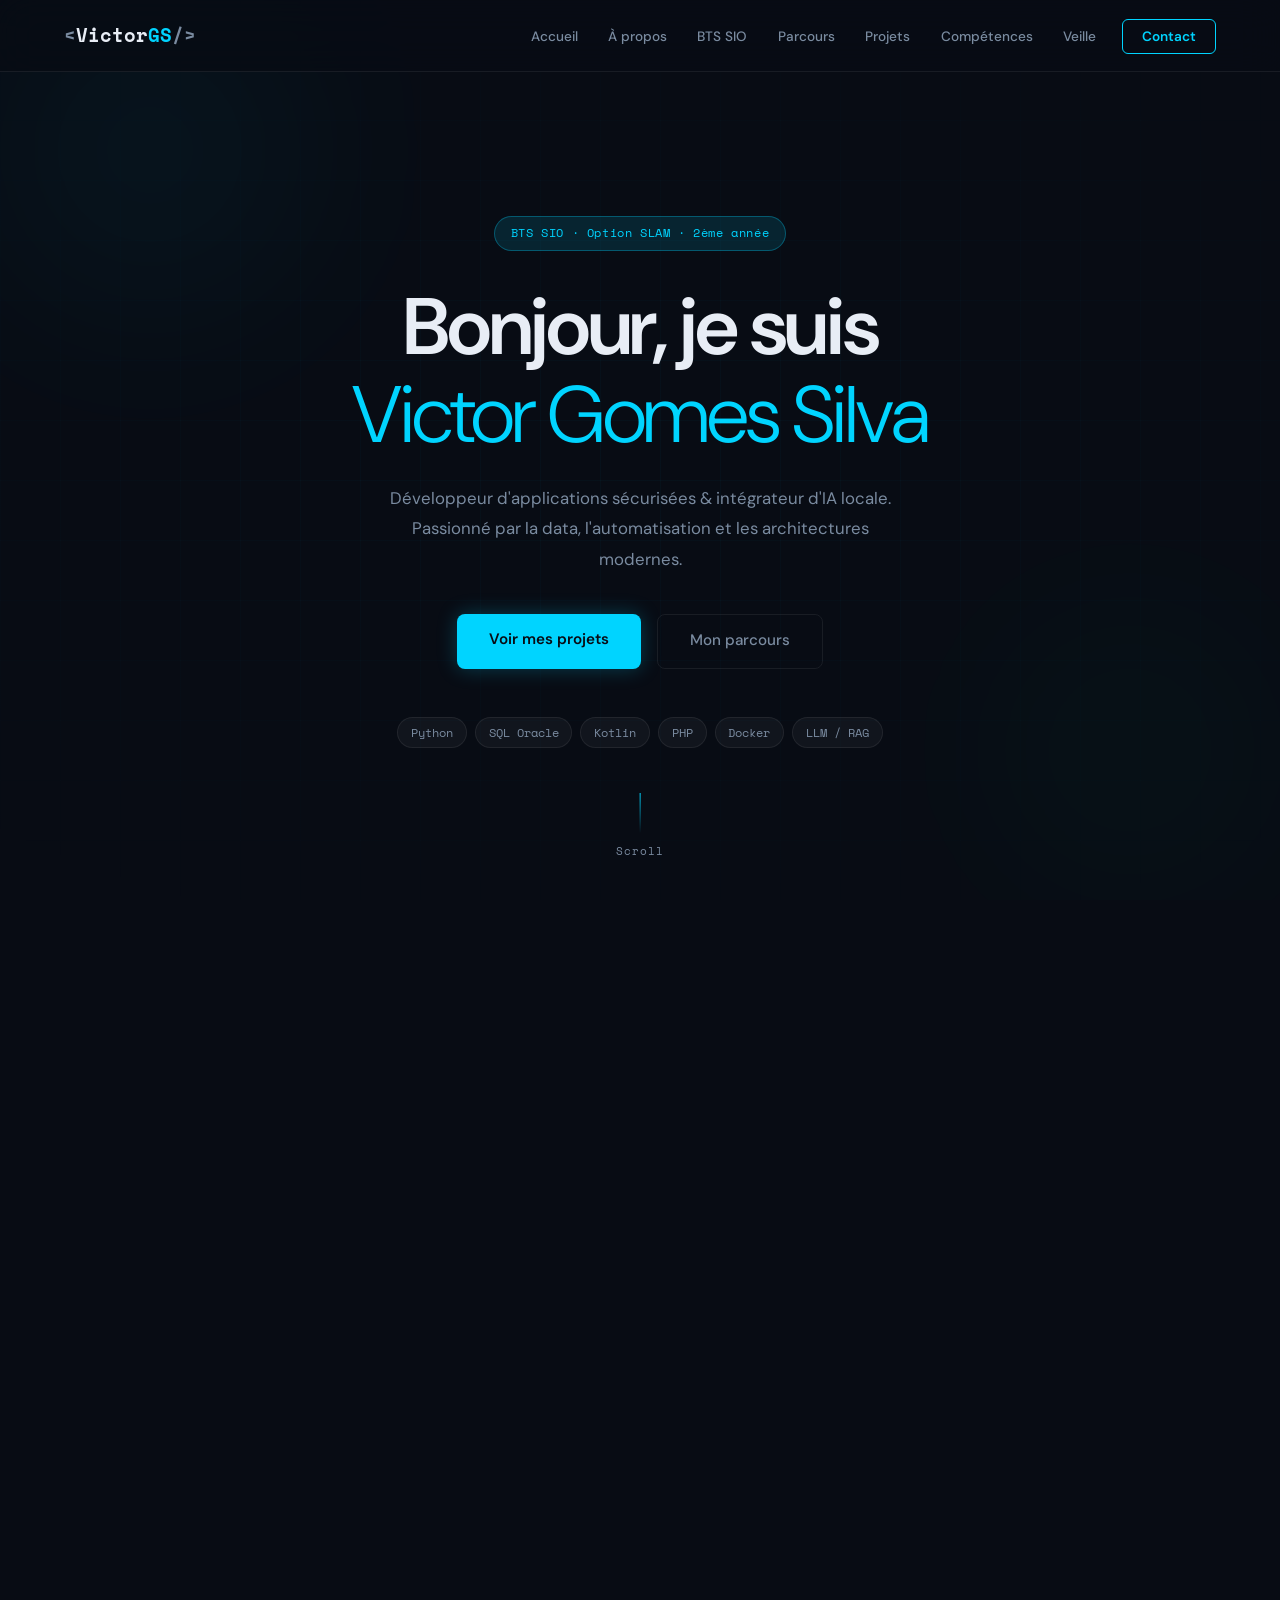
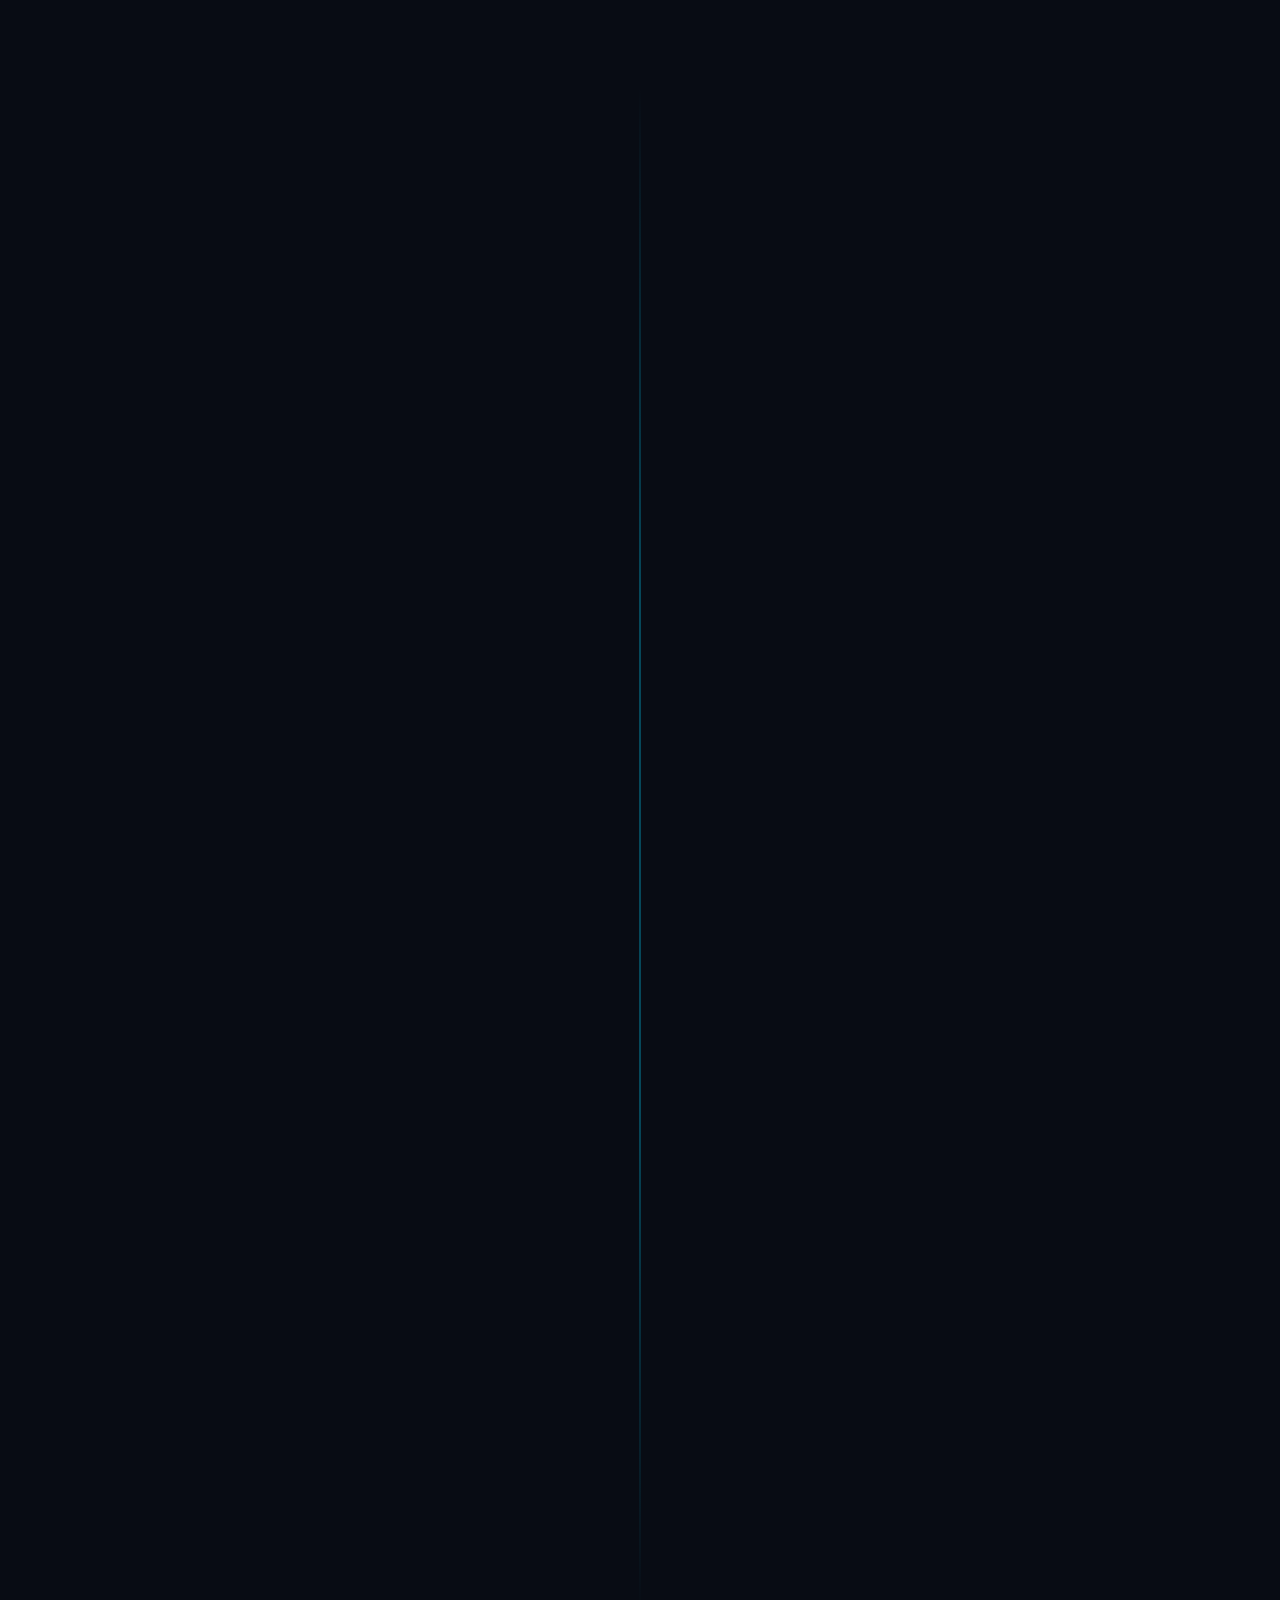
<file: test/index.html>
<!DOCTYPE html>
<html lang="fr">
<head>
    <meta charset="UTF-8">
    <meta name="viewport" content="width=device-width, initial-scale=1.0">
    <title>Victor Gomes Silva — BTS SIO SLAM</title>
    <meta name="description" content="Portfolio étudiant BTS SIO SLAM — Développement Web, Mobile, IA locale et Solutions d'Entreprise.">
    <link rel="stylesheet" href="style.css">
    <link rel="preconnect" href="https://fonts.googleapis.com">
    <link rel="preconnect" href="https://fonts.gstatic.com" crossorigin>
    <link href="https://fonts.googleapis.com/css2?family=Space+Mono:wght@400;700&family=DM+Sans:wght@300;400;500;600&display=swap" rel="stylesheet">
</head>
<body>

    <!-- SIDE HUD PANELS -->
    <div class="side-panel side-left" aria-hidden="true">
        <div class="side-line"></div>
        <div class="side-content">
            <div class="side-label">SYS_MONITOR</div>
            <div class="side-metric">
                <span class="side-metric-name">VRAM</span>
                <div class="side-bar-wrap"><div class="side-bar-fill" id="vram-bar"></div></div>
                <span class="side-metric-val" id="vram-val">14.2G</span>
            </div>
            <div class="side-metric">
                <span class="side-metric-name">GPU </span>
                <div class="side-bar-wrap"><div class="side-bar-fill side-bar-green" id="gpu-bar"></div></div>
                <span class="side-metric-val" id="gpu-val">87%</span>
            </div>
            <div class="side-metric">
                <span class="side-metric-name">RAM </span>
                <div class="side-bar-wrap"><div class="side-bar-fill side-bar-purple" id="ram-bar"></div></div>
                <span class="side-metric-val" id="ram-val">62G</span>
            </div>
            <div class="side-divider"></div>
            <div class="side-label">TOKENS/S</div>
            <div class="side-token-counter" id="token-counter">0</div>
            <div class="side-token-unit">tok/s</div>
            <div class="side-divider"></div>
            <div class="side-label">MODEL</div>
            <div class="side-model-name">llama3.1<br>7B-Q4_K_M</div>
            <div class="side-divider"></div>
            <div class="side-status-row">
                <span class="side-dot-live"></span>
                <span>INFERENCE</span>
            </div>
        </div>
    </div>

    <div class="side-panel side-right" aria-hidden="true">
        <div class="side-line"></div>
        <div class="side-content">
            <div class="side-label">NET_STACK</div>
            <div class="side-net-item"><span class="side-dot-on"></span><span>Docker</span></div>
            <div class="side-net-item"><span class="side-dot-on"></span><span>Oracle 19c</span></div>
            <div class="side-net-item"><span class="side-dot-on"></span><span>MCP / SSE</span></div>
            <div class="side-net-item side-net-off"><span class="side-dot-off"></span><span>Internet</span></div>
            <div class="side-divider"></div>
            <div class="side-label">CODE_STREAM</div>
            <div class="side-code-stream" id="code-stream"></div>
            <div class="side-divider"></div>
            <div class="side-label">LATENCY</div>
            <div class="side-latency-bars" id="latency-bars">
                <span></span><span></span><span></span><span></span><span></span>
                <span></span><span></span><span></span><span></span><span></span>
            </div>
            <div class="side-divider"></div>
            <div class="side-label">UPTIME</div>
            <div class="side-uptime" id="uptime">00:00:00</div>
            <div class="side-status-row">
                <span class="side-dot-live"></span>
                <span>ON-PREMISE</span>
            </div>
        </div>
    </div>

    <nav class="navbar" id="navbar">
        <div class="logo"><span class="logo-bracket">&lt;</span>Victor<span class="logo-highlight">GS</span><span class="logo-bracket">/&gt;</span></div>
        <ul class="nav-links" id="nav-menu">
            <li><a href="#home" class="nav-link">Accueil</a></li>
            <li><a href="#about" class="nav-link">À propos</a></li>
            <li><a href="#bts" class="nav-link">BTS SIO</a></li>
            <li><a href="#parcours" class="nav-link">Parcours</a></li>
            <li><a href="#projects" class="nav-link">Projets</a></li>
            <li><a href="#skills" class="nav-link">Compétences</a></li>
            <li><a href="#veille" class="nav-link">Veille</a></li>
            <li><a href="#contact" class="nav-cta">Contact</a></li>
        </ul>
        <div class="burger" id="burger"><span></span><span></span><span></span></div>
    </nav>

    <!-- 1. ACCUEIL -->
    <section id="home" class="hero">
        <div class="hero-bg">
            <div class="grid-overlay"></div>
            <div class="glow glow-1"></div>
            <div class="glow glow-2"></div>
        </div>
        <div class="hero-content">
            <div class="hero-badge hero-anim">BTS SIO · Option SLAM · 2ème année</div>
            <h1 class="hero-title hero-anim">Bonjour, je suis<br><span class="hero-name-accent">Victor Gomes Silva</span></h1>
            <p class="hero-subtitle hero-anim">Développeur d'applications sécurisées &amp; intégrateur d'IA locale. Passionné par la data, l'automatisation et les architectures modernes.</p>
            <div class="hero-btns hero-anim">
                <a href="#projects" class="btn-primary">Voir mes projets</a>
                <a href="#parcours" class="btn-outline">Mon parcours</a>
            </div>
            <div class="hero-stack hero-anim">
                <span>Python</span><span>SQL Oracle</span><span>Kotlin</span><span>PHP</span><span>Docker</span><span>LLM / RAG</span>
            </div>
        </div>
        <div class="hero-scroll"><div class="scroll-line"></div><span>Scroll</span></div>
    </section>

    <!-- 2. À PROPOS -->
    <section id="about" class="section">
        <div class="container">
            <div class="section-label reveal">Qui suis-je ?</div>
            <h2 class="section-title reveal">À propos de moi</h2>
            <div class="about-grid">
                <div class="about-text reveal">
                    <p>Actuellement en 2ème année de BTS SIO au <strong>Lycée Léonard de Vinci à Melun</strong>, option SLAM. Passionné par le développement logiciel et l'intelligence artificielle, j'ai eu l'opportunité de travailler sur des projets à fort impact métier lors de mes stages chez <strong>D8 Espresso Excellence</strong>.</p>
                    <p>Mon stage de 2ème année m'a conduit à déployer une IA générative complète — de la présentation devant la direction générale jusqu'à l'assemblage physique du serveur. Ce type de défi technique et humain est exactement ce qui me passionne.</p>
                    <div class="about-info-grid">
                        <div class="about-info-item"><span class="info-label">Prénom</span><span>Victor</span></div>
                        <div class="about-info-item"><span class="info-label">Nom</span><span>Gomes Silva</span></div>
                        <div class="about-info-item"><span class="info-label">Localisation</span><span>Chateaubleau (77)</span></div>
                        <div class="about-info-item"><span class="info-label">Mail</span><span><a href="/cdn-cgi/l/email-protection" class="__cf_email__" data-cfemail="d1a7b8b2a5bea3b6bca2e1e2e1e691b6bcb0b8bdffb2bebc">[email&#160;protected]</a></span></div>
                        <div class="about-info-item"><span class="info-label">Téléphone</span><span>06 56 71 83 19</span></div>
                        <div class="about-info-item"><span class="info-label">Permis</span><span>Permis B</span></div>
                    </div>
                    <a href="assets/cv.pdf" target="_blank" class="btn-primary" style="display:inline-flex;align-items:center;gap:.5rem;margin-top:1.8rem;">
                        <svg width="15" height="15" viewBox="0 0 24 24" fill="none" stroke="currentColor" stroke-width="2"><path d="M21 15v4a2 2 0 0 1-2 2H5a2 2 0 0 1-2-2v-4"/><polyline points="7 10 12 15 17 10"/><line x1="12" y1="15" x2="12" y2="3"/></svg>
                        Télécharger mon CV
                    </a>
                </div>
                <div class="about-card reveal">
                    <div class="terminal">
                        <div class="terminal-header">
                            <span class="dot red"></span><span class="dot yellow"></span><span class="dot green"></span>
                            <span class="terminal-title">victor@portfolio:~$</span>
                        </div>
                        <div class="terminal-body">
                            <p><span class="t-prompt">$</span> <span class="t-cmd">whoami</span></p>
                            <p class="t-out">Victor Gomes Silva — BTS SIO SLAM</p>
                            <p><span class="t-prompt">$</span> <span class="t-cmd">cat langues.txt</span></p>
                            <p class="t-out">Portugais · Espagnol · Anglais</p>
                            <p><span class="t-prompt">$</span> <span class="t-cmd">ls ./interets/</span></p>
                            <p class="t-out">IA_locale/  data_engineering/</p>
                            <p class="t-out">hardware/  cybersec/</p>
                            <p><span class="t-prompt">$</span> <span class="t-cmd">echo $DISPO</span></p>
                            <p class="t-out">Disponible — Juin 2026</p>
                            <p class="t-cursor"><span class="t-prompt">$</span> <span class="cursor-blink">█</span></p>
                        </div>
                    </div>
                    <div class="about-facts">
                        <div class="fact"><span class="fact-num">2</span><span class="fact-label">Stages</span></div>
                        <div class="fact"><span class="fact-num">4</span><span class="fact-label">Projets</span></div>
                        <div class="fact"><span class="fact-num">~4K€</span><span class="fact-label">Budget géré</span></div>
                    </div>
                </div>
            </div>
        </div>
    </section>

    <!-- 3. BTS SIO -->
    <section id="bts" class="section section-dark">
        <div class="container">
            <div class="section-label reveal">Ma formation</div>
            <h2 class="section-title reveal">BTS SIO</h2>

            <div class="bts-definition reveal">
                <h3>Qu'est-ce que le BTS SIO ?</h3>
                <p>Le <strong>BTS SIO (Services Informatiques aux Organisations)</strong> prépare les étudiants à travailler dans le domaine de l'informatique au sein des organisations et des entreprises. Il comprend deux options selon la spécialisation souhaitée :</p>
            </div>

            <div class="bts-grid">
                <div class="bts-card reveal bts-card-other">
                    <div class="bts-card-header">
                        <span class="bts-option-tag">Option SISR</span>
                        <h3>Solutions d'Infrastructure, Systèmes et Réseaux</h3>
                    </div>
                    <p>Cette option se concentre sur la gestion des infrastructures informatiques, la mise en place et la maintenance des réseaux, la sécurité des systèmes d'information et l'administration des serveurs.</p>
                    <p class="bts-metiers-label">Métiers accessibles :</p>
                    <div class="bts-metiers">
                        <span class="bts-metier-tag">Technicien de production</span>
                        <span class="bts-metier-tag">Technicien réseau</span>
                        <span class="bts-metier-tag">Administrateur systèmes et réseaux</span>
                    </div>
                </div>
                <div class="bts-card reveal bts-card-active">
                    <div class="bts-active-badge">Ma spécialité ✓</div>
                    <div class="bts-card-header">
                        <span class="bts-option-tag accent">Option SLAM</span>
                        <h3>Solutions Logicielles et Applications Métiers</h3>
                    </div>
                    <p>Cette option se concentre sur le développement d'applications informatiques, la programmation, la conception de bases de données et la gestion de projets informatiques.</p>
                    <p class="bts-metiers-label">Métiers accessibles :</p>
                    <div class="bts-metiers">
                        <span class="bts-metier-tag accent">Technicien de production</span>
                        <span class="bts-metier-tag accent">Programmeur</span>
                        <span class="bts-metier-tag accent">Analyste programmeur</span>
                        <span class="bts-metier-tag accent">Technicien d'études informatiques</span>
                        <span class="bts-metier-tag accent">Informaticien d'études</span>
                    </div>
                </div>
            </div>

            <div class="bts-parcours reveal">
                <h3>Mon parcours BTS SIO</h3>
                <p>Formation au <strong>Lycée Léonard de Vinci — Melun</strong> · 2024 – 2026</p>
                <div class="bts-projets-grid">
                    <div class="bts-projet-col">
                        <h4>Projets réalisés</h4>
                        <ul class="bts-projet-list">
                            <li><a href="https://github.com/victorgms3/GeoWorld" target="_blank">GeoWorld — PHP/SQL</a></li>
                            <li><a href="https://github.com/victorgms3/kotlinBatailleNavale" target="_blank">Bataille Navale — Kotlin</a></li>
                            <li><a href="https://github.com/victorgms3/kotlinMonsterSprint3" target="_blank">Monster Sprint — Kotlin POO</a></li>
                            <li>IA On-Premise — Python / Docker</li>
                        </ul>
                    </div>
                    <div class="bts-stage-col">
                        <h4>Stages effectués</h4>
                        <div class="bts-stages-table">
                            <div class="bts-stage-row bts-stage-header">
                                <span>Stage 1ère année</span>
                                <span>Stage 2ème année</span>
                            </div>
                            <div class="bts-stage-row">
                                <span>D8 Espresso Excellence</span>
                                <span>D8 Espresso Excellence</span>
                            </div>
                            <div class="bts-stage-row bts-stage-links">
                                <button class="btn-timeline" onclick="openModal('modal-sql')">📄 Compte rendu</button>
                                <button class="btn-timeline btn-timeline-accent" onclick="openModal('modal-ia')">📄 Compte rendu</button>
                            </div>
                        </div>
                    </div>
                </div>
            </div>

        </div>
    </section>

    <!-- 4. PARCOURS (FRISE) -->
    <section id="parcours" class="section">
        <div class="container">
            <div class="section-label reveal">Mon histoire</div>
            <h2 class="section-title reveal">Parcours professionnel</h2>
            <div class="timeline">

                <div class="timeline-item reveal" data-side="left">
                    <div class="timeline-dot"></div>
                    <div class="timeline-card">
                        <div class="timeline-year">2021 – 2024</div>
                        <div class="timeline-tag">Formation</div>
                        <h3>Baccalauréat STMG</h3>
                        <p>Lycée Henri Becquerel — Nangis</p>
                        <p class="timeline-desc">Sciences et Technologies du Management et de la Gestion, obtenu en juin 2024.</p>
                    </div>
                </div>

                <div class="timeline-item reveal" data-side="right">
                    <div class="timeline-dot"></div>
                    <div class="timeline-card">
                        <div class="timeline-year">Mai – Juin 2025</div>
                        <div class="timeline-tag tag-stage">Stage 1ère année · 6 semaines</div>
                        <h3>Stagiaire Support &amp; SQL</h3>
                        <p>D8 Espresso Excellence — Vitry-sur-Seine</p>
                        <p class="timeline-desc">Reporting logistique SQL sur Oracle 19c, intranet HTML/CSS zéro papier, mise à jour de +6 000 fiches clients.</p>
                        <button class="btn-timeline" onclick="openModal('modal-sql')">📄 Voir le compte rendu</button>
                    </div>
                </div>

                <div class="timeline-item reveal" data-side="left">
                    <div class="timeline-dot"></div>
                    <div class="timeline-card">
                        <div class="timeline-year">Juil. – Août 2025</div>
                        <div class="timeline-tag tag-cdd">CDD</div>
                        <h3>Opérateur Distribution Automatique</h3>
                        <p>D8 Espresso Excellence — Vitry-sur-Seine</p>
                        <p class="timeline-desc">Gestion autonome des tournées de réapprovisionnement, relation client, maintenance de premier niveau.</p>
                    </div>
                </div>

                <div class="timeline-item reveal" data-side="right">
                    <div class="timeline-dot timeline-dot-accent"></div>
                    <div class="timeline-card timeline-card-accent">
                        <div class="timeline-year">Janv. – Fév. 2026</div>
                        <div class="timeline-tag tag-stage">Stage 2ème année · 6 semaines</div>
                        <h3>Stagiaire IT — Intégration IA</h3>
                        <p>D8 Espresso Excellence — Vitry-sur-Seine</p>
                        <p class="timeline-desc">Déploiement d'une IA générative locale connectée à Oracle 19c. Budget ~4 000 €, présentation DG, assemblage serveur, Docker.</p>
                        <button class="btn-timeline btn-timeline-accent" onclick="openModal('modal-ia')">📄 Voir le compte rendu</button>
                    </div>
                </div>

                <div class="timeline-item reveal" data-side="left">
                    <div class="timeline-dot timeline-dot-current"></div>
                    <div class="timeline-card">
                        <div class="timeline-year">2024 – 2026</div>
                        <div class="timeline-tag tag-current">En cours</div>
                        <h3>BTS SIO — Option SLAM</h3>
                        <p>Lycée Léonard de Vinci — Melun</p>
                        <p class="timeline-desc">Diplôme Bac+2, prévu juin 2026. Spécialisation développement web, mobile, BDD et IA.</p>
                    </div>
                </div>

            </div>
        </div>
    </section>

    <!-- 5. PROJETS -->
    <section id="projects" class="section section-dark">
        <div class="container">
            <div class="section-label reveal">Réalisations</div>
            <h2 class="section-title reveal">Mes projets</h2>
            <div class="projects-grid">

                <article class="project-card project-featured reveal" onclick="openModal('modal-ia')">
                    <div class="project-visual project-visual-ia">
                        <div class="pv-arch">
                            <span>AnythingLLM</span>
                            <span class="pv-arrow">→</span>
                            <span class="pv-accent">MCP Server</span>
                            <span class="pv-arrow">→</span>
                            <span>Oracle 19c</span>
                        </div>
                    </div>
                    <div class="project-body">
                        <div class="project-tag">Stage 2ème année · 2026</div>
                        <h3>IA Générative On-Premise</h3>
                        <p>Assistant IA local connecté à Oracle 19c via MCP &amp; Docker — confidentialité absolue, zéro internet.</p>
                        <div class="project-stack"><span>Python</span><span>Docker</span><span>LM Studio</span><span>Oracle 19c</span><span>MCP/SSE</span></div>
                        <span class="project-link">En savoir plus →</span>
                    </div>
                </article>

                <article class="project-card reveal" onclick="openModal('modal-sql')">
                    <div class="project-visual project-visual-sql">
                        <div class="pv-report">
                            <div class="pv-row pv-row-red"><span>PDV 163051</span><span>Retard +2j 🔴</span></div>
                            <div class="pv-row pv-row-yellow"><span>PDV 145191</span><span>Retard +1j 🟡</span></div>
                            <div class="pv-row"><span>PDV 320041</span><span>À jour ✅</span></div>
                        </div>
                    </div>
                    <div class="project-body">
                        <div class="project-tag">Stage 1ère année · 2025</div>
                        <h3>Reporting Logistique SQL</h3>
                        <p>Suivi des retards de ravitaillement. Utilisé quotidiennement par les coordinateurs de D8.</p>
                        <div class="project-stack"><span>Oracle SQL</span><span>Draw.io</span><span>HTML/CSS</span></div>
                        <span class="project-link">En savoir plus →</span>
                    </div>
                </article>

                <article class="project-card reveal" onclick="openModal('modal-kotlin')">
                    <div class="project-visual project-visual-kotlin">
                        <div class="pv-grid">
                            <div></div><div class="pv-ship"></div><div></div><div></div><div></div>
                            <div class="pv-ship"></div><div class="pv-hit"></div><div></div><div></div><div></div>
                            <div></div><div></div><div></div><div class="pv-miss"></div><div></div>
                            <div></div><div></div><div class="pv-ship"></div><div></div><div></div>
                            <div></div><div></div><div></div><div></div><div class="pv-hit"></div>
                        </div>
                    </div>
                    <div class="project-body">
                        <div class="project-tag">Projet scolaire</div>
                        <h3>Suite Applicative Kotlin</h3>
                        <p>Bataille Navale (algorithmique) + Monster Sprint (POO, héritage, polymorphisme).</p>
                        <div class="project-stack"><span>Kotlin</span><span>POO</span><span>Git</span></div>
                        <span class="project-link">Voir sur GitHub →</span>
                    </div>
                </article>

                <article class="project-card reveal" onclick="openModal('modal-geo')">
                    <div class="project-visual project-visual-geo">
                        <div class="pv-geo">
                            <div class="pv-geo-bar"><span>🌍 Europe</span><div class="pv-geo-fill" style="width:75%"></div></div>
                            <div class="pv-geo-bar"><span>🌎 Amériques</span><div class="pv-geo-fill" style="width:60%"></div></div>
                            <div class="pv-geo-bar"><span>🌏 Asie</span><div class="pv-geo-fill" style="width:85%"></div></div>
                        </div>
                    </div>
                    <div class="project-body">
                        <div class="project-tag">Projet scolaire</div>
                        <h3>GeoWorld</h3>
                        <p>Application de consultation de données géopolitiques avec filtrage dynamique par continent.</p>
                        <div class="project-stack"><span>PHP</span><span>SQL</span><span>HTML/CSS</span></div>
                        <span class="project-link">Voir sur GitHub →</span>
                    </div>
                </article>

            </div>
        </div>
    </section>

    <!-- 6. COMPÉTENCES -->
    <section id="skills" class="section">
        <div class="container">
            <div class="section-label reveal">Stack technique</div>
            <h2 class="section-title reveal">Mes compétences</h2>
            <div class="skills-grid">
                <div class="skill-card reveal">
                    <div class="skill-icon"><svg width="26" height="26" viewBox="0 0 24 24" fill="none" stroke="currentColor" stroke-width="1.5"><ellipse cx="12" cy="5" rx="9" ry="3"/><path d="M21 12c0 1.66-4 3-9 3s-9-1.34-9-3"/><path d="M3 5v14c0 1.66 4 3 9 3s9-1.34 9-3V5"/></svg></div>
                    <h3>Backend &amp; Data</h3>
                    <ul>
                        <li><div class="skill-row"><span>SQL (Oracle 19c, MySQL)</span><span class="skill-pct">85%</span></div><div class="skill-bar"><div class="skill-fill" data-w="85"></div></div></li>
                        <li><div class="skill-row"><span>PHP / Symfony</span><span class="skill-pct">70%</span></div><div class="skill-bar"><div class="skill-fill" data-w="70"></div></div></li>
                        <li><div class="skill-row"><span>Python — Scripting &amp; API</span><span class="skill-pct">75%</span></div><div class="skill-bar"><div class="skill-fill" data-w="75"></div></div></li>
                    </ul>
                </div>
                <div class="skill-card reveal">
                    <div class="skill-icon"><svg width="26" height="26" viewBox="0 0 24 24" fill="none" stroke="currentColor" stroke-width="1.5"><rect x="5" y="2" width="14" height="20" rx="2" ry="2"/><line x1="12" y1="18" x2="12.01" y2="18"/></svg></div>
                    <h3>Applicatif &amp; Mobile</h3>
                    <ul>
                        <li><div class="skill-row"><span>Kotlin (Android / Desktop)</span><span class="skill-pct">72%</span></div><div class="skill-bar"><div class="skill-fill" data-w="72"></div></div></li>
                        <li><div class="skill-row"><span>Java — POO Avancée</span><span class="skill-pct">65%</span></div><div class="skill-bar"><div class="skill-fill" data-w="65"></div></div></li>
                        <li><div class="skill-row"><span>Algorithmique</span><span class="skill-pct">70%</span></div><div class="skill-bar"><div class="skill-fill" data-w="70"></div></div></li>
                    </ul>
                </div>
                <div class="skill-card skill-card-accent reveal">
                    <div class="skill-icon"><svg width="26" height="26" viewBox="0 0 24 24" fill="none" stroke="currentColor" stroke-width="1.5"><path d="M12 2a10 10 0 0 1 10 10"/><path d="M12 6a6 6 0 0 1 6 6"/><circle cx="12" cy="12" r="2"/><path d="M12 2v4M12 18v4M2 12h4M18 12h4"/></svg></div>
                    <h3>IA &amp; Innovation</h3>
                    <ul>
                        <li><div class="skill-row"><span>LLM local (LM Studio)</span><span class="skill-pct">80%</span></div><div class="skill-bar"><div class="skill-fill" data-w="80"></div></div></li>
                        <li><div class="skill-row"><span>RAG / Intégration BDD</span><span class="skill-pct">75%</span></div><div class="skill-bar"><div class="skill-fill" data-w="75"></div></div></li>
                        <li><div class="skill-row"><span>Prompt Engineering</span><span class="skill-pct">78%</span></div><div class="skill-bar"><div class="skill-fill" data-w="78"></div></div></li>
                    </ul>
                </div>
                <div class="skill-card reveal">
                    <div class="skill-icon"><svg width="26" height="26" viewBox="0 0 24 24" fill="none" stroke="currentColor" stroke-width="1.5"><polyline points="16 18 22 12 16 6"/><polyline points="8 6 2 12 8 18"/></svg></div>
                    <h3>Web &amp; Outils</h3>
                    <ul>
                        <li><div class="skill-row"><span>HTML / CSS / JavaScript</span><span class="skill-pct">80%</span></div><div class="skill-bar"><div class="skill-fill" data-w="80"></div></div></li>
                        <li><div class="skill-row"><span>Git / GitHub</span><span class="skill-pct">75%</span></div><div class="skill-bar"><div class="skill-fill" data-w="75"></div></div></li>
                        <li><div class="skill-row"><span>Docker</span><span class="skill-pct">65%</span></div><div class="skill-bar"><div class="skill-fill" data-w="65"></div></div></li>
                    </ul>
                </div>
            </div>
        </div>
    </section>

    <!-- 7. VEILLE -->
    <section id="veille" class="section section-dark">
        <div class="container">
            <div class="section-label reveal">Veille technologique</div>
            <h2 class="section-title reveal">NVIDIA &amp; la crise VRAM :<br>impact sur le développement IA</h2>

            <div class="veille-intro-block reveal">
                <h4>Qu'est-ce que la veille technologique ?</h4>
                <p>La veille technologique consiste à surveiller les avancées techniques dans un domaine spécifique afin d'anticiper les évolutions et d'évaluer leur impact sur l'environnement professionnel. Elle implique la collecte, l'analyse et la diffusion d'informations sur les innovations, brevets et nouvelles pratiques du secteur.</p>
            </div>

            <div class="veille-layout">
                <div class="veille-main">
                    <div class="veille-meta reveal">
                        <span class="veille-date">Sujet actif · 2025 – 2026</span>
                        <span class="veille-category">GPU · IA · Développement</span>
                    </div>
                    <div class="veille-block reveal">
                        <div class="veille-block-num">01</div>
                        <div class="veille-block-content">
                            <h4>Le constat : une VRAM qui ne suit plus</h4>
                            <p>La RTX 5060 (série Blackwell, 2025) est lancée avec seulement <strong>8 Go de VRAM</strong> — identique à la RTX 3060 de 2021. Or les LLM à 7B paramètres nécessitent déjà 8 à 16 Go. Le segment haut de gamme (RTX 5090) s'envole au-delà de 2 500 €, hors de portée pour les PME.</p>
                        </div>
                    </div>
                    <div class="veille-block reveal">
                        <div class="veille-block-num">02</div>
                        <div class="veille-block-content">
                            <h4>Impact direct sur mon stage</h4>
                            <p>Sans GPU, notre serveur de test tournait à <strong>1 token/minute</strong> — inutilisable. Le choix de la RTX 5060 Ti <strong>16 Go</strong> (et non 8 Go) a été une décision technique délibérée pour pouvoir exécuter des modèles 7B+ en production locale.</p>
                        </div>
                    </div>
                    <div class="veille-block reveal">
                        <div class="veille-block-num">03</div>
                        <div class="veille-block-content">
                            <h4>Les réponses de l'industrie</h4>
                            <p>Quantification des modèles (GGUF Q4/Q8), RAM offloading, architectures RAG légères, modèles spécialisés 1B–3B. Le développeur qui sait optimiser ses modèles devient plus précieux que celui qui compte sur la puissance brute.</p>
                        </div>
                    </div>
                    <div class="veille-block reveal">
                        <div class="veille-block-num">04</div>
                        <div class="veille-block-content">
                            <h4>Mon analyse</h4>
                            <p>Cette situation valorise les architectures légères et le code efficient. Mon approche RAG + Oracle plutôt qu'un modèle sur-paramétré est directement née de cette contrainte matérielle. <strong>L'intelligence, c'est faire plus avec moins.</strong></p>
                        </div>
                    </div>
                    <a href="assets/veille_nvidia_vram.pdf" target="_blank" class="btn-veille-dl reveal">
                        <svg width="15" height="15" viewBox="0 0 24 24" fill="none" stroke="currentColor" stroke-width="2"><path d="M21 15v4a2 2 0 0 1-2 2H5a2 2 0 0 1-2-2v-4"/><polyline points="7 10 12 15 17 10"/><line x1="12" y1="15" x2="12" y2="3"/></svg>
                        Télécharger ma veille complète (PDF)
                    </a>
                </div>

                <aside class="veille-aside">
                    <div class="veille-stat-card reveal"><div class="stat-label">RTX 5060 VRAM (2025)</div><div class="stat-value">8 Go</div><div class="stat-note">= RTX 3060 en 2021</div></div>
                    <div class="veille-stat-card reveal"><div class="stat-label">LLM 7B — VRAM min.</div><div class="stat-value">8–16 Go</div><div class="stat-note">Selon la quantisation</div></div>
                    <div class="veille-stat-card veille-stat-highlight reveal"><div class="stat-label">Mon choix — RTX 5060 Ti</div><div class="stat-value">16 Go</div><div class="stat-note">Pour les modèles 7B+ en prod</div></div>

                    <div class="veille-tools reveal">
                        <h4>Outils de veille utilisés</h4>
                        <div class="veille-tool-list">
                            <div class="veille-tool">
                                <div class="veille-tool-icon">🔔</div>
                                <div><strong>Google Alerts</strong><p>"NVIDIA VRAM", "LLM local", "RTX 5060"</p></div>
                            </div>
                            <div class="veille-tool">
                                <div class="veille-tool-icon">🐦</div>
                                <div><strong>X (Twitter)</strong><p>Comptes spécialisés GPU &amp; IA</p></div>
                            </div>
                            <div class="veille-tool">
                                <div class="veille-tool-icon">▶️</div>
                                <div><strong>YouTube</strong><p>Benchmarks GPU, tests LLM locaux</p></div>
                            </div>
                            <div class="veille-tool">
                                <div class="veille-tool-icon">📰</div>
                                <div><strong>Tom's Hardware</strong><p>Actualité et analyses hardware</p></div>
                            </div>
                            <div class="veille-tool">
                                <div class="veille-tool-icon">🤗</div>
                                <div><strong>Hugging Face</strong><p>Modèles LLM open source</p></div>
                            </div>
                        </div>
                    </div>
                </aside>
            </div>
        </div>
    </section>

    <!-- 8. CONTACT -->
    <footer id="contact">
        <div class="container">
            <div class="section-label reveal">Me contacter</div>
            <h2 class="section-title reveal">Contact</h2>
            <div class="contact-grid">
                <div class="contact-info reveal">
                    <div class="contact-info-item"><div class="contact-icon">📍</div><div><strong>Adresse</strong><p>Chateaubleau, Seine-et-Marne (77)</p></div></div>
                    <div class="contact-info-item"><div class="contact-icon">📞</div><div><strong>Téléphone</strong><p>06 56 71 83 19</p></div></div>
                    <div class="contact-info-item"><div class="contact-icon">✉️</div><div><strong>Email</strong><p><a href="/cdn-cgi/l/email-protection" class="__cf_email__" data-cfemail="27514e44534855404a541714171067404a464e4b0944484a">[email&#160;protected]</a></p></div></div>
                    <div class="contact-info-item"><div class="contact-icon">💻</div><div><strong>GitHub</strong><p><a href="https://github.com/victorgms3" target="_blank" style="color:var(--accent)">github.com/victorgms3</a></p></div></div>
                    <div class="contact-socials">
                        <a href="https://github.com/victorgms3" target="_blank" class="social-btn">
                            <svg width="18" height="18" viewBox="0 0 24 24" fill="none" stroke="currentColor" stroke-width="2"><path d="M9 19c-5 1.5-5-2.5-7-3m14 6v-3.87a3.37 3.37 0 0 0-.94-2.61c3.14-.35 6.44-1.54 6.44-7A5.44 5.44 0 0 0 20 4.77 5.07 5.07 0 0 0 19.91 1S18.73.65 16 2.48a13.38 13.38 0 0 0-7 0C6.27.65 5.09 1 5.09 1A5.07 5.07 0 0 0 5 4.77a5.44 5.44 0 0 0-1.5 3.78c0 5.42 3.3 6.61 6.44 7A3.37 3.37 0 0 0 9 18.13V22"/></svg>
                            GitHub
                        </a>
                        <a href="https://linkedin.com" target="_blank" class="social-btn">
                            <svg width="18" height="18" viewBox="0 0 24 24" fill="none" stroke="currentColor" stroke-width="2"><path d="M16 8a6 6 0 0 1 6 6v7h-4v-7a2 2 0 0 0-2-2 2 2 0 0 0-2 2v7h-4v-7a6 6 0 0 1 6-6z"/><rect x="2" y="9" width="4" height="12"/><circle cx="4" cy="4" r="2"/></svg>
                            LinkedIn
                        </a>
                    </div>
                </div>
                <form class="contact-form reveal" id="contact-form">
                    <div class="form-group">
                        <label for="name">Nom</label>
                        <input type="text" id="name" placeholder="Votre nom" required>
                    </div>
                    <div class="form-group">
                        <label for="email">Email</label>
                        <input type="email" id="email" placeholder="votre@email.com" required>
                    </div>
                    <div class="form-group">
                        <label for="subject">Sujet</label>
                        <input type="text" id="subject" placeholder="Alternance, Stage, Question...">
                    </div>
                    <div class="form-group">
                        <label for="message">Message</label>
                        <textarea id="message" rows="5" placeholder="Votre message..." required></textarea>
                    </div>
                    <button type="submit" class="btn-primary btn-form">
                        <svg width="15" height="15" viewBox="0 0 24 24" fill="none" stroke="currentColor" stroke-width="2"><line x1="22" y1="2" x2="11" y2="13"/><polygon points="22 2 15 22 11 13 2 9 22 2"/></svg>
                        Envoyer le message
                    </button>
                    <div class="form-success" id="form-success">✅ Message envoyé ! Je vous réponds rapidement.</div>
                </form>
            </div>
            <div class="footer-bottom reveal">
                <div class="logo"><span class="logo-bracket">&lt;</span>Victor<span class="logo-highlight">GS</span><span class="logo-bracket">/&gt;</span></div>
                <p>© 2026 Victor Gomes Silva — BTS SIO SLAM · Tous droits réservés.</p>
            </div>
        </div>
    </footer>

    <!-- MODALS PROJETS -->
    <div id="modal-ia" class="modal">
        <div class="modal-content">
            <button class="modal-close" onclick="closeModal('modal-ia')">✕</button>
            <div class="modal-tag">Stage 2ème année · Janvier–Février 2026</div>
            <h2>IA Générative On-Premise</h2>
            <p class="modal-intro">Déploiement d'un assistant IA local connecté à Oracle 19c via MCP &amp; Docker — confidentialité absolue, zéro internet.</p>
            <div class="modal-section"><h4>Contexte &amp; enjeu</h4><p>D8 SAS avait besoin d'un assistant capable de répondre aux questions métier tout en garantissant la confidentialité absolue. Aucune donnée ne devait quitter le réseau interne.</p></div>
            <div class="modal-section">
                <h4>Architecture</h4>
                <div class="modal-arch">
                    <div class="arch-item">AnythingLLM<br><small>Orchestrateur</small></div>
                    <div class="arch-arrow">→</div>
                    <div class="arch-item arch-item-accent">Serveur MCP<br><small>Python · Docker</small></div>
                    <div class="arch-arrow">→</div>
                    <div class="arch-item">Oracle 19c<br><small>Schéma VEGA</small></div>
                </div>
            </div>
            <div class="modal-section"><h4>Défis résolus</h4>
                <ul class="modal-list">
                    <li>Sans GPU → 1 token/min → présentation DG → budget ~4 000 € validé</li>
                    <li>Incompatibilité Ubuntu / drivers NVIDIA → migration Windows</li>
                    <li>Oracle depuis Docker : Thick Mode + Instant Client 21.12</li>
                    <li>Transport SSE : implémentation Raw ASGI pour contourner les bugs FastAPI</li>
                    <li>Contexte LLM : limitation à 50 lignes via <code>cursor.fetchmany(50)</code></li>
                </ul>
            </div>
            <div class="modal-stack"><span>Python</span><span>Docker</span><span>LM Studio</span><span>AnythingLLM</span><span>Oracle 19c</span><span>MCP/SSE</span><span>RTX 5060 Ti 16Go</span></div>
            <a href="assets/rapport_stage_2a.pdf" target="_blank" class="btn-modal">Voir le rapport de stage →</a>
        </div>
    </div>

    <div id="modal-sql" class="modal">
        <div class="modal-content">
            <button class="modal-close" onclick="closeModal('modal-sql')">✕</button>
            <div class="modal-tag">Stage 1ère année · Mai–Juin 2025</div>
            <h2>Reporting Logistique SQL</h2>
            <p class="modal-intro">Outil de suivi des retards de ravitaillement des distributeurs automatiques, utilisé quotidiennement par les coordinateurs.</p>
            <div class="modal-section"><h4>Problématique</h4><p>Identifier rapidement les distributeurs en retard de plus de 2 jours pour prioriser les urgences des coordinateurs logistiques.</p></div>
            <div class="modal-section"><h4>Contrainte technique</h4><p>Base Oracle legacy : pas de CTE, pas de <code>TO_DATE</code> avancé, pas de procédures stockées complexes pour le module VEGA.</p></div>
            <div class="modal-section"><h4>Autres réalisations</h4>
                <ul class="modal-list">
                    <li>Schéma relationnel BDD via Draw.io</li>
                    <li>+6 000 fiches clients mises à jour (codes APE/SIREN via INSEE)</li>
                    <li>Intranet HTML/CSS — initiative zéro papier</li>
                </ul>
            </div>
            <div class="modal-stack"><span>Oracle SQL</span><span>SQL Developer</span><span>Draw.io</span><span>HTML/CSS</span></div>
            <a href="assets/Fiche_Projet_Stage_D8.pdf" target="_blank" class="btn-modal">Voir la fiche projet PDF →</a>
        </div>
    </div>

    <div id="modal-kotlin" class="modal">
        <div class="modal-content">
            <button class="modal-close" onclick="closeModal('modal-kotlin')">✕</button>
            <div class="modal-tag">Projet scolaire · BTS SIO</div>
            <h2>Suite Applicative Kotlin</h2>
            <p class="modal-intro">Deux projets illustrant la progression de l'algorithmique pure à l'architecture orientée objet avancée.</p>
            <div class="modal-section"><h4>Bataille Navale</h4><p>Gestion de grilles, algorithme de tir stratégique, gestion des états de jeu. Focus algorithmique et structures de données.</p></div>
            <div class="modal-section"><h4>Monster Sprint</h4><p>POO avancée : héritage, polymorphisme, interfaces, hiérarchie de classes complexes.</p></div>
            <div class="modal-stack"><span>Kotlin</span><span>POO</span><span>Héritage</span><span>Git</span></div>
            <div class="modal-links">
                <a href="https://github.com/victorgms3/kotlinBatailleNavale" target="_blank" class="btn-modal">Repo Bataille Navale</a>
                <a href="https://github.com/victorgms3/kotlinMonsterSprint3" target="_blank" class="btn-modal">Repo Monster Sprint</a>
            </div>
        </div>
    </div>

    <div id="modal-geo" class="modal">
        <div class="modal-content">
            <button class="modal-close" onclick="closeModal('modal-geo')">✕</button>
            <div class="modal-tag">Projet scolaire · BTS SIO</div>
            <h2>GeoWorld</h2>
            <p class="modal-intro">Application web de consultation de données géopolitiques avec filtrage dynamique par continent.</p>
            <div class="modal-section"><h4>Réalisation</h4><p>Refonte d'une application existante. Requêtes SQL dynamiques pour le filtrage, affichage des données pays (population, superficie, capitales) avec interface responsive.</p></div>
            <div class="modal-stack"><span>PHP<
</file>
<file: style.css>
/* ==============================
   VARIABLES & BASE
============================== */
:root {
    --bg: #080c14;
    --bg-2: #0d1422;
    --card: #111827;
    --card-hover: #161f30;
    --border: rgba(255,255,255,0.07);
    --text: #e8edf5;
    --text-muted: #7a8ba0;
    --accent: #00d4ff;
    --accent-dim: rgba(0, 212, 255, 0.12);
    --accent-glow: rgba(0, 212, 255, 0.25);
    --green: #00ff9d;
    --font-mono: 'Space Mono', monospace;
    --font-body: 'DM Sans', sans-serif;
    --radius: 12px;
    --transition: 0.3s cubic-bezier(0.4, 0, 0.2, 1);
}

*, *::before, *::after { margin: 0; padding: 0; box-sizing: border-box; }

html { scroll-behavior: smooth; }

body {
    font-family: var(--font-body);
    background: var(--bg);
    color: var(--text);
    line-height: 1.7;
    overflow-x: hidden;
}

a { text-decoration: none; color: inherit; transition: var(--transition); }
ul { list-style: none; }

.container {
    max-width: 1100px;
    margin: 0 auto;
    padding: 0 2rem;
}

/* ==============================
   NAVBAR
============================== */
.navbar {
    display: flex;
    justify-content: space-between;
    align-items: center;
    padding: 1.2rem 5%;
    position: fixed;
    width: 100%;
    top: 0;
    z-index: 1000;
    background: rgba(8, 12, 20, 0.85);
    backdrop-filter: blur(20px);
    border-bottom: 1px solid var(--border);
    transition: var(--transition);
}

.navbar.scrolled {
    padding: 0.9rem 5%;
    background: rgba(8, 12, 20, 0.97);
}

.logo {
    font-family: var(--font-mono);
    font-size: 1.2rem;
    font-weight: 700;
    letter-spacing: -0.02em;
}

.logo-bracket { color: var(--text-muted); }
.logo-highlight { color: var(--accent); }

.nav-links {
    display: flex;
    align-items: center;
    gap: 0.3rem;
}

.nav-link {
    padding: 0.5rem 0.9rem;
    border-radius: 6px;
    font-size: 0.88rem;
    font-weight: 500;
    color: var(--text-muted);
    transition: var(--transition);
}

.nav-link:hover, .nav-link.active { color: var(--text); background: var(--border); }

.nav-cta {
    margin-left: 0.5rem;
    padding: 0.5rem 1.2rem;
    border-radius: 6px;
    font-size: 0.88rem;
    font-weight: 600;
    border: 1px solid var(--accent);
    color: var(--accent);
    transition: var(--transition);
}

.nav-cta:hover { background: var(--accent); color: var(--bg); }

.burger {
    display: none;
    flex-direction: column;
    gap: 5px;
    cursor: pointer;
    padding: 4px;
}

.burger span {
    display: block;
    width: 22px;
    height: 2px;
    background: var(--text);
    border-radius: 2px;
    transition: var(--transition);
}

/* ==============================
   HERO
============================== */
.hero {
    min-height: 100vh;
    display: flex;
    align-items: center;
    justify-content: center;
    position: relative;
    overflow: hidden;
    padding: 8rem 2rem 4rem;
}

.hero-bg {
    position: absolute;
    inset: 0;
    pointer-events: none;
}

.grid-overlay {
    position: absolute;
    inset: 0;
    background-image:
        linear-gradient(rgba(0,212,255,0.03) 1px, transparent 1px),
        linear-gradient(90deg, rgba(0,212,255,0.03) 1px, transparent 1px);
    background-size: 60px 60px;
    mask-image: radial-gradient(ellipse 80% 60% at 50% 50%, black, transparent);
}

.glow {
    position: absolute;
    border-radius: 50%;
    filter: blur(80px);
    opacity: 0.4;
}

.glow-1 {
    width: 500px; height: 500px;
    top: -100px; left: -100px;
    background: radial-gradient(circle, rgba(0,212,255,0.15), transparent 70%);
    animation: float1 8s ease-in-out infinite;
}

.glow-2 {
    width: 400px; height: 400px;
    bottom: -50px; right: -50px;
    background: radial-gradient(circle, rgba(0,255,157,0.1), transparent 70%);
    animation: float2 10s ease-in-out infinite;
}

@keyframes float1 {
    0%, 100% { transform: translate(0, 0); }
    50% { transform: translate(30px, 40px); }
}

@keyframes float2 {
    0%, 100% { transform: translate(0, 0); }
    50% { transform: translate(-20px, -30px); }
}

.hero-content {
    text-align: center;
    position: relative;
    z-index: 1;
    max-width: 760px;
}

.hero-badge {
    display: inline-block;
    padding: 0.4rem 1rem;
    background: var(--accent-dim);
    border: 1px solid rgba(0,212,255,0.3);
    border-radius: 100px;
    font-family: var(--font-mono);
    font-size: 0.75rem;
    color: var(--accent);
    letter-spacing: 0.05em;
    margin-bottom: 2rem;
}

.hero-title {
    font-family: var(--font-body);
    font-size: clamp(3rem, 8vw, 5.5rem);
    font-weight: 600;
    line-height: 1.1;
    letter-spacing: -0.03em;
    margin-bottom: 1.5rem;
}

.hero-name-accent {
    color: var(--accent);
    font-weight: 300;
}

.hero-subtitle {
    font-size: 1.1rem;
    color: var(--text-muted);
    max-width: 540px;
    margin: 0 auto 2.5rem;
    line-height: 1.8;
}

.hero-btns {
    display: flex;
    gap: 1rem;
    justify-content: center;
    flex-wrap: wrap;
    margin-bottom: 3rem;
}

.btn-primary {
    padding: 0.85rem 2rem;
    background: var(--accent);
    color: var(--bg);
    border-radius: 8px;
    font-weight: 600;
    font-size: 0.95rem;
    transition: var(--transition);
    box-shadow: 0 0 20px var(--accent-glow);
}

.btn-primary:hover {
    background: #00e8ff;
    box-shadow: 0 0 35px var(--accent-glow);
    transform: translateY(-1px);
}

.btn-outline {
    display: flex;
    align-items: center;
    gap: 0.5rem;
    padding: 0.85rem 2rem;
    border: 1px solid var(--border);
    border-radius: 8px;
    font-weight: 500;
    font-size: 0.95rem;
    color: var(--text-muted);
    transition: var(--transition);
}

.btn-outline:hover {
    border-color: var(--accent);
    color: var(--accent);
    transform: translateY(-1px);
}

.hero-stack {
    display: flex;
    flex-wrap: wrap;
    gap: 0.5rem;
    justify-content: center;
}

.hero-stack span {
    padding: 0.3rem 0.8rem;
    background: rgba(255,255,255,0.04);
    border: 1px solid var(--border);
    border-radius: 100px;
    font-family: var(--font-mono);
    font-size: 0.72rem;
    color: var(--text-muted);
}

.hero-scroll {
    position: absolute;
    bottom: 2.5rem;
    left: 50%;
    transform: translateX(-50%);
    display: flex;
    flex-direction: column;
    align-items: center;
    gap: 0.5rem;
    color: var(--text-muted);
    font-size: 0.7rem;
    font-family: var(--font-mono);
    letter-spacing: 0.1em;
}

.scroll-line {
    width: 1px;
    height: 40px;
    background: linear-gradient(to bottom, var(--accent), transparent);
    animation: scrollPulse 2s ease-in-out infinite;
}

@keyframes scrollPulse {
    0%, 100% { opacity: 0.4; transform: scaleY(1); }
    50% { opacity: 1; transform: scaleY(1.1); }
}

/* ==============================
   SECTIONS
============================== */
.section {
    padding: 6rem 0;
}

.section-dark {
    background: var(--bg-2);
}

.section-label {
    font-family: var(--font-mono);
    font-size: 0.72rem;
    color: var(--accent);
    letter-spacing: 0.15em;
    text-transform: uppercase;
    margin-bottom: 0.8rem;
}

.section-title {
    font-size: clamp(1.8rem, 4vw, 2.6rem);
    font-weight: 600;
    line-height: 1.2;
    letter-spacing: -0.02em;
    margin-bottom: 3rem;
}

/* ==============================
   ABOUT
============================== */
.about-grid {
    display: grid;
    grid-template-columns: 1fr 1fr;
    gap: 4rem;
    align-items: center;
}

.about-text p {
    color: var(--text-muted);
    margin-bottom: 1.2rem;
    font-size: 1rem;
}

.about-text strong { color: var(--text); font-weight: 600; }

.about-facts {
    display: flex;
    gap: 2rem;
    margin-top: 2.5rem;
    padding-top: 2rem;
    border-top: 1px solid var(--border);
}

.fact { display: flex; flex-direction: column; }

.fact-num {
    font-family: var(--font-mono);
    font-size: 2rem;
    font-weight: 700;
    color: var(--accent);
    line-height: 1;
}

.fact-label {
    font-size: 0.8rem;
    color: var(--text-muted);
    margin-top: 0.3rem;
}

/* Terminal */
.terminal {
    background: #0a0f1a;
    border: 1px solid rgba(0,212,255,0.2);
    border-radius: var(--radius);
    overflow: hidden;
    box-shadow: 0 20px 60px rgba(0,0,0,0.5), 0 0 40px rgba(0,212,255,0.05);
}

.terminal-header {
    display: flex;
    align-items: center;
    gap: 0.5rem;
    padding: 0.8rem 1rem;
    background: rgba(255,255,255,0.03);
    border-bottom: 1px solid var(--border);
}

.dot {
    width: 10px; height: 10px;
    border-radius: 50%;
}
.dot.red { background: #ff5f57; }
.dot.yellow { background: #febc2e; }
.dot.green { background: #28c840; }

.terminal-title {
    margin-left: auto;
    font-family: var(--font-mono);
    font-size: 0.7rem;
    color: var(--text-muted);
}

.terminal-body {
    padding: 1.5rem;
    font-family: var(--font-mono);
    font-size: 0.8rem;
    line-height: 2;
}

.t-prompt { color: var(--green); }
.t-cmd { color: var(--accent); }
.t-out { color: var(--text-muted); padding-left: 1rem; }
.t-cursor { color: var(--accent); }

.cursor-blink {
    animation: blink 1.2s step-end infinite;
}

@keyframes blink {
    0%, 100% { opacity: 1; }
    50% { opacity: 0; }
}

/* ==============================
   SKILLS
============================== */
.skills-grid {
    display: grid;
    grid-template-columns: repeat(auto-fit, minmax(240px, 1fr));
    gap: 1.5rem;
}

.skill-card {
    background: var(--card);
    border: 1px solid var(--border);
    border-radius: var(--radius);
    padding: 2rem;
    transition: var(--transition);
    position: relative;
    overflow: hidden;
}

.skill-card::before {
    content: '';
    position: absolute;
    inset: 0;
    background: linear-gradient(135deg, var(--accent-dim), transparent);
    opacity: 0;
    transition: var(--transition);
}

.skill-card:hover {
    border-color: rgba(0,212,255,0.3);
    transform: translateY(-4px);
}

.skill-card:hover::before { opacity: 1; }

.skill-card-accent {
    border-color: rgba(0,212,255,0.25);
    background: linear-gradient(135deg, rgba(0,212,255,0.06), var(--card));
}

.skill-icon {
    width: 48px; height: 48px;
    display: flex;
    align-items: center;
    justify-content: center;
    background: var(--accent-dim);
    border-radius: 10px;
    margin-bottom: 1.2rem;
    color: var(--accent);
    position: relative;
    z-index: 1;
}

.skill-card h3 {
    font-size: 1rem;
    font-weight: 600;
    margin-bottom: 1rem;
    position: relative;
    z-index: 1;
}

.skill-card ul {
    display: flex;
    flex-direction: column;
    gap: 0.4rem;
    position: relative;
    z-index: 1;
}

.skill-card li {
    font-size: 0.88rem;
    color: var(--text-muted);
    display: flex;
    align-items: center;
    gap: 0.5rem;
}

.skill-card li::before {
    content: '';
    width: 4px; height: 4px;
    background: var(--accent);
    border-radius: 50%;
    flex-shrink: 0;
}

/* ==============================
   PROJECTS
============================== */
.projects-grid {
    display: grid;
    grid-template-columns: repeat(2, 1fr);
    gap: 1.5rem;
}

.project-card {
    background: var(--card);
    border: 1px solid var(--border);
    border-radius: var(--radius);
    padding: 2rem;
    cursor: pointer;
    transition: var(--transition);
    position: relative;
    overflow: hidden;
}

.project-card::after {
    content: '';
    position: absolute;
    bottom: 0; left: 0; right: 0;
    height: 2px;
    background: linear-gradient(90deg, var(--accent), var(--green));
    transform: scaleX(0);
    transform-origin: left;
    transition: var(--transition);
}

.project-card:hover {
    border-color: rgba(0,212,255,0.25);
    transform: translateY(-4px);
    background: var(--card-hover);
}

.project-card:hover::after { transform: scaleX(1); }

.project-featured {
    grid-column: span 2;
    background: linear-gradient(135deg, rgba(0,212,255,0.06), var(--card));
    border-color: rgba(0,212,255,0.2);
}

.project-tag {
    font-family: var(--font-mono);
    font-size: 0.68rem;
    color: var(--accent);
    letter-spacing: 0.08em;
    text-transform: uppercase;
    margin-bottom: 0.8rem;
}

.project-card h3 {
    font-size: 1.25rem;
    font-weight: 600;
    margin-bottom: 0.7rem;
    letter-spacing: -0.01em;
}

.project-card p {
    font-size: 0.9rem;
    color: var(--text-muted);
    line-height: 1.7;
    margin-bottom: 1.5rem;
}

.project-stack {
    display: flex;
    flex-wrap: wrap;
    gap: 0.4rem;
    margin-bottom: 1.5rem;
}

.project-stack span {
    padding: 0.25rem 0.6rem;
    background: rgba(255,255,255,0.04);
    border: 1px solid var(--border);
    border-radius: 4px;
    font-family: var(--font-mono);
    font-size: 0.7rem;
    color: var(--text-muted);
}

.project-link {
    font-size: 0.88rem;
    font-weight: 600;
    color: var(--accent);
    transition: var(--transition);
}

.project-card:hover .project-link { letter-spacing: 0.02em; }

/* ==============================
   VEILLE
============================== */
.veille-layout {
    display: grid;
    grid-template-columns: 1fr 300px;
    gap: 3rem;
    align-items: start;
}

.veille-meta {
    display: flex;
    gap: 1rem;
    align-items: center;
    margin-bottom: 1.5rem;
    flex-wrap: wrap;
}

.veille-date, .veille-category {
    font-family: var(--font-mono);
    font-size: 0.72rem;
    padding: 0.3rem 0.8rem;
    border-radius: 100px;
}

.veille-date {
    background: var(--accent-dim);
    border: 1px solid rgba(0,212,255,0.25);
    color: var(--accent);
}

.veille-category {
    background: rgba(255,255,255,0.04);
    border: 1px solid var(--border);
    color: var(--text-muted);
}

.veille-intro {
    font-size: 1.1rem;
    line-height: 1.8;
    color: var(--text-muted);
    margin-bottom: 2.5rem;
    padding-bottom: 2rem;
    border-bottom: 1px solid var(--border);
}

.veille-block {
    display: flex;
    gap: 1.5rem;
    margin-bottom: 2rem;
    padding-bottom: 2rem;
    border-bottom: 1px solid var(--border);
}

.veille-block:last-of-type { border-bottom: none; }

.veille-block-num {
    font-family: var(--font-mono);
    font-size: 0.72rem;
    color: var(--accent);
    font-weight: 700;
    padding-top: 0.2rem;
    flex-shrink: 0;
    width: 24px;
}

.veille-block h4 {
    font-size: 1rem;
    font-weight: 600;
    margin-bottom: 0.7rem;
    letter-spacing: -0.01em;
}

.veille-block p {
    font-size: 0.92rem;
    color: var(--text-muted);
    line-height: 1.8;
}

.veille-sources {
    margin-top: 2rem;
    padding: 1.5rem;
    background: var(--card);
    border: 1px solid var(--border);
    border-radius: var(--radius);
}

.veille-sources h4 {
    font-size: 0.85rem;
    font-weight: 600;
    margin-bottom: 1rem;
    color: var(--text-muted);
    text-transform: uppercase;
    letter-spacing: 0.08em;
    font-family: var(--font-mono);
}

.sources-grid {
    display: grid;
    grid-template-columns: 1fr 1fr;
    gap: 0.6rem;
}

.source-item {
    padding: 0.5rem 0.8rem;
    background: rgba(255,255,255,0.03);
    border: 1px solid var(--border);
    border-radius: 6px;
    font-size: 0.8rem;
    color: var(--text-muted);
    transition: var(--transition);
}

.source-item:hover { border-color: var(--accent); color: var(--accent); }

/* Veille aside */
.veille-aside {
    display: flex;
    flex-direction: column;
    gap: 1rem;
    position: sticky;
    top: 100px;
}

.veille-stat-card {
    background: var(--card);
    border: 1px solid var(--border);
    border-radius: var(--radius);
    padding: 1.3rem;
}

.veille-stat-highlight {
    border-color: rgba(0,212,255,0.3);
    background: linear-gradient(135deg, rgba(0,212,255,0.07), var(--card));
}

.stat-label {
    font-size: 0.75rem;
    color: var(--text-muted);
    margin-bottom: 0.4rem;
    font-family: var(--font-mono);
}

.stat-value {
    font-family: var(--font-mono);
    font-size: 1.8rem;
    font-weight: 700;
    color: var(--accent);
    line-height: 1;
    margin-bottom: 0.3rem;
}

.stat-note {
    font-size: 0.75rem;
    color: var(--text-muted);
}

.veille-link-card {
    background: var(--accent-dim);
    border: 1px solid rgba(0,212,255,0.25);
    border-radius: var(--radius);
    padding: 1.3rem;
}

.veille-link-card p {
    font-size: 0.85rem;
    color: var(--text-muted);
    margin-bottom: 1rem;
}

.btn-veille {
    background: var(--accent);
    color: var(--bg);
    border: none;
    padding: 0.6rem 1.2rem;
    border-radius: 6px;
    font-weight: 600;
    font-size: 0.85rem;
    cursor: pointer;
    transition: var(--transition);
    width: 100%;
}

.btn-veille:hover { background: #00e8ff; }

/* ==============================
   FOOTER
============================== */
footer {
    padding: 5rem 0 2rem;
    border-top: 1px solid var(--border);
}

.footer-grid {
    display: flex;
    justify-content: space-between;
    align-items: flex-start;
    gap: 3rem;
    margin-bottom: 3rem;
    flex-wrap: wrap;
}

.footer-left p {
    margin-top: 1rem;
    font-size: 0.88rem;
    color: var(--text-muted);
    line-height: 1.7;
}

.footer-right {
    display: flex;
    flex-direction: column;
    gap: 0.8rem;
}

.contact-link {
    display: flex;
    align-items: center;
    gap: 0.7rem;
    font-size: 0.9rem;
    color: var(--text-muted);
    transition: var(--transition);
}

.contact-link:hover { color: var(--accent); }

.footer-bottom {
    padding-top: 2rem;
    border-top: 1px solid var(--border);
    text-align: center;
    font-size: 0.8rem;
    color: var(--text-muted);
    font-family: var(--font-mono);
}

/* ==============================
   MODALS
============================== */
.modal {
    display: none;
    position: fixed;
    inset: 0;
    z-index: 2000;
    background: rgba(0,0,0,0.85);
    backdrop-filter: blur(8px);
    padding: 2rem;
    overflow-y: auto;
    align-items: center;
    justify-content: center;
}

.modal.open {
    display: flex;
}

.modal-content {
    background: var(--bg-2);
    border: 1px solid rgba(0,212,255,0.2);
    border-radius: 16px;
    padding: 2.5rem;
    width: 100%;
    max-width: 640px;
    position: relative;
    animation: modalIn 0.35s cubic-bezier(0.34, 1.56, 0.64, 1);
}

@keyframes modalIn {
    from { opacity: 0; transform: translateY(20px) scale(0.97); }
    to { opacity: 1; transform: translateY(0) scale(1); }
}

.modal-close {
    position: absolute;
    top: 1.2rem; right: 1.2rem;
    background: rgba(255,255,255,0.06);
    border: 1px solid var(--border);
    color: var(--text-muted);
    width: 32px; height: 32px;
    border-radius: 50%;
    cursor: pointer;
    font-size: 0.8rem;
    display: flex;
    align-items: center;
    justify-content: center;
    transition: var(--transition);
}

.modal-close:hover { background: rgba(255,255,255,0.1); color: var(--text); }

.modal-tag {
    font-family: var(--font-mono);
    font-size: 0.68rem;
    color: var(--accent);
    letter-spacing: 0.08em;
    text-transform: uppercase;
    margin-bottom: 0.8rem;
}

.modal-content h2 {
    font-size: 1.6rem;
    font-weight: 600;
    letter-spacing: -0.02em;
    margin-bottom: 1rem;
}

.modal-intro {
    font-size: 0.95rem;
    color: var(--text-muted);
    line-height: 1.8;
    margin-bottom: 2rem;
    padding-bottom: 1.5rem;
    border-bottom: 1px solid var(--border);
}

.modal-section {
    margin-bottom: 1.5rem;
}

.modal-section h4 {
    font-size: 0.85rem;
    font-weight: 600;
    color: var(--accent);
    text-transform: uppercase;
    letter-spacing: 0.06em;
    font-family: var(--font-mono);
    margin-bottom: 0.6rem;
}

.modal-section p {
    font-size: 0.9rem;
    color: var(--text-muted);
    line-height: 1.8;
}

.modal-list {
    list-style: none;
    display: flex;
    flex-direction: column;
    gap: 0.5rem;
}

.modal-list li {
    font-size: 0.88rem;
    color: var(--text-muted);
    padding-left: 1rem;
    position: relative;
}

.modal-list li::before {
    content: '→';
    position: absolute;
    left: 0;
    color: var(--accent);
    font-size: 0.75rem;
}

.modal-arch {
    display: flex;
    align-items: center;
    gap: 0.8rem;
    flex-wrap: wrap;
    margin: 0.5rem 0;
}

.arch-item {
    flex: 1;
    min-width: 100px;
    text-align: center;
    padding: 0.8rem;
    background: rgba(255,255,255,0.03);
    border: 1px solid var(--border);
    border-radius: 8px;
    font-size: 0.82rem;
    font-family: var(--font-mono);
    line-height: 1.4;
}

.arch-item small { display: block; color: var(--text-muted); font-size: 0.7rem; }
.arch-item-accent { border-color: rgba(0,212,255,0.3); color: var(--accent); }
.arch-arrow { color: var(--text-muted); font-size: 1.2rem; }

.modal-stack {
    display: flex;
    flex-wrap: wrap;
    gap: 0.4rem;
    margin: 1.5rem 0;
}

.modal-stack span {
    padding: 0.3rem 0.7rem;
    background: var(--accent-dim);
    border: 1px solid rgba(0,212,255,0.2);
    border-radius: 4px;
    font-family: var(--font-mono);
    font-size: 0.72rem;
    color: var(--accent);
}

.btn-modal {
    display: inline-block;
    margin-top: 0.5rem;
    margin-right: 0.7rem;
    padding: 0.6rem 1.2rem;
    border: 1px solid rgba(0,212,255,0.3);
    border-radius: 6px;
    font-size: 0.85rem;
    font-weight: 500;
    color: var(--accent);
    transition: var(--transition);
}

.btn-modal:hover { background: var(--accent-dim); }

.modal-links { margin-top: 1rem; }

code {
    font-family: var(--font-mono);
    font-size: 0.82em;
    background: rgba(0,212,255,0.1);
    padding: 0.1em 0.4em;
    border-radius: 3px;
    color: var(--accent);
}

/* ==============================
   REVEAL ANIMATIONS
============================== */
.reveal {
    opacity: 0;
    transform: translateY(24px);
    transition: opacity 0.7s ease, transform 0.7s ease;
}

.reveal.visible {
    opacity: 1;
    transform: translateY(0);
}

/* ==============================
   SIDE HUD PANELS
============================== */
.side-panel {
    position: fixed;
    top: 50%;
    transform: translateY(-50%);
    width: 130px;
    z-index: 10;
    pointer-events: none;
    display: flex;
    align-items: center;
    gap: 8px;
}
.side-left  { left: 0; flex-direction: row; }
.side-right { right: 0; flex-direction: row-reverse; }

.side-line {
    width: 1px;
    height: 340px;
    flex-shrink: 0;
    background: linear-gradient(to bottom, transparent, rgba(0,212,255,0.4) 20%, rgba(0,212,255,0.4) 80%, transparent);
}

.side-content {
    display: flex;
    flex-direction: column;
    gap: 5px;
    padding: 0 4px;
}

.side-label {
    font-family: 'Space Mono', monospace;
    font-size: 0.5rem;
    color: rgba(0,212,255,0.4);
    letter-spacing: 0.14em;
    margin-top: 3px;
    text-transform: uppercase;
}

.side-metric { display: flex; align-items: center; gap: 4px; }
.side-metric-name { font-family: 'Space Mono', monospace; font-size: 0.5rem; color: rgba(255,255,255,0.28); width: 26px; flex-shrink: 0; }
.side-bar-wrap { flex: 1; height: 3px; background: rgba(255,255,255,0.06); border-radius: 2px; overflow: hidden; }
.side-bar-fill { height: 100%; background: var(--accent); border-radius: 2px; transition: width 1s ease; box-shadow: 0 0 4px var(--accent); }
.side-bar-green  { background: var(--green);  box-shadow: 0 0 4px var(--green); }
.side-bar-purple { background: #a78bfa; box-shadow: 0 0 4px rgba(167,139,250,0.5); }
.side-metric-val { font-family: 'Space Mono', monospace; font-size: 0.5rem; color: rgba(0,212,255,0.65); width: 26px; text-align: right; flex-shrink: 0; }

.side-token-counter { font-family: 'Space Mono', monospace; font-size: 1.05rem; font-weight: 700; color: var(--accent); line-height: 1; text-shadow: 0 0 12px var(--accent-glow); }
.side-token-unit { font-family: 'Space Mono', monospace; font-size: 0.48rem; color: rgba(0,212,255,0.35); margin-top: -1px; }
.side-model-name { font-family: 'Space Mono', monospace; font-size: 0.5rem; color: rgba(0,255,157,0.65); line-height: 1.7; }

.side-divider { width: 100%; height: 1px; background: rgba(255,255,255,0.05); margin: 2px 0; }

.side-status-row { display: flex; align-items: center; gap: 5px; font-family: 'Space Mono', monospace; font-size: 0.48rem; color: rgba(0,212,255,0.45); }
.side-dot-live { width: 5px; height: 5px; border-radius: 50%; background: var(--green); box-shadow: 0 0 5px var(--green); animation: livePulse 1.8s ease-in-out infinite; flex-shrink: 0; }
@keyframes livePulse { 0%,100%{opacity:1;box-shadow:0 0 5px var(--green)} 50%{opacity:.4;box-shadow:0 0 12px var(--green)} }

.side-net-item { display: flex; align-items: center; gap: 5px; font-family: 'Space Mono', monospace; font-size: 0.52rem; color: rgba(255,255,255,0.4); }
.side-net-off { color: rgba(255,255,255,0.18) !important; }
.side-dot-on  { width: 5px; height: 5px; border-radius: 50%; background: var(--green); box-shadow: 0 0 4px var(--green); flex-shrink: 0; }
.side-dot-off { width: 5px; height: 5px; border-radius: 50%; background: rgba(255,80,80,0.55); flex-shrink: 0; }

.side-code-stream { font-family: 'Space Mono', monospace; font-size: 0.46rem; color: rgba(0,212,255,0.3); line-height: 1.8; min-height: 56px; overflow: hidden; word-break: break-all; }

.side-latency-bars { display: flex; align-items: flex-end; gap: 2px; height: 22px; }
.side-latency-bars span { display: block; width: 7px; border-radius: 1px 1px 0 0; background: var(--accent); opacity: 0.45; transition: height 0.5s ease; }

.side-uptime { font-family: 'Space Mono', monospace; font-size: 0.62rem; color: rgba(0,212,255,0.55); letter-spacing: 0.04em; }

@media (max-width: 1300px) { .side-panel { display: none; } }


/* ==============================
   RESPONSIVE
============================== */
@media (max-width: 900px) {
    .about-grid { grid-template-columns: 1fr; }
    .veille-layout { grid-template-columns: 1fr; }
    .veille-aside { position: static; flex-direction: row; flex-wrap: wrap; }
    .veille-stat-card, .veille-link-card { flex: 1; min-width: 140px; }
    .projects-grid { grid-template-columns: 1fr; }
    .project-featured { grid-column: span 1; }
}

@media (max-width: 768px) {
    .nav-links { display: none; flex-direction: column; position: absolute; top: 100%; left: 0; right: 0; background: rgba(8,12,20,0.98); padding: 1rem; border-bottom: 1px solid var(--border); gap: 0.2rem; }
    .nav-links.open { display: flex; }
    .burger { display: flex; }
    .hero-title { font-size: 2.8rem; }
    .footer-grid { flex-direction: column; }
    .sources-grid { grid-template-columns: 1fr; }
    .about-facts { gap: 1.2rem; }
}


/* ==============================
   BTS SIO
============================== */
.bts-definition { background: var(--card); border: 1px solid var(--border); border-left: 4px solid var(--accent); border-radius: var(--radius); padding: 1.8rem 2rem; margin-bottom: 2.5rem; }
.bts-definition h3 { font-size: 1.1rem; font-weight: 600; margin-bottom: 0.8rem; color: var(--accent); }
.bts-definition p { font-size: 0.92rem; color: var(--text-muted); line-height: 1.8; }
.bts-definition strong { color: var(--text); }
.bts-grid { display: grid; grid-template-columns: 1fr 1fr; gap: 1.5rem; margin-bottom: 3rem; }
.bts-card { background: var(--card); border: 1px solid var(--border); border-radius: var(--radius); padding: 2rem; position: relative; transition: var(--transition); }
.bts-card-active { border-color: rgba(0,212,255,0.3); background: linear-gradient(135deg, rgba(0,212,255,0.06), var(--card)); }
.bts-active-badge { position: absolute; top: -12px; right: 1.5rem; background: var(--accent); color: var(--bg); font-size: 0.72rem; font-weight: 700; padding: 0.25rem 0.8rem; border-radius: 100px; font-family: var(--font-mono); }
.bts-card-header { margin-bottom: 1rem; }
.bts-option-tag { font-family: var(--font-mono); font-size: 0.68rem; text-transform: uppercase; letter-spacing: 0.1em; color: var(--text-muted); display: block; margin-bottom: 0.5rem; }
.bts-option-tag.accent { color: var(--accent); }
.bts-card h3 { font-size: 1.05rem; font-weight: 600; line-height: 1.3; }
.bts-card > p { font-size: 0.87rem; color: var(--text-muted); margin-bottom: 1rem; line-height: 1.7; }
.bts-metiers-label { font-size: 0.75rem; font-family: var(--font-mono); color: var(--text-muted); text-transform: uppercase; letter-spacing: 0.08em; margin-bottom: 0.6rem !important; }
.bts-metiers { display: flex; flex-wrap: wrap; gap: 0.4rem; }
.bts-metier-tag { padding: 0.25rem 0.7rem; background: rgba(255,255,255,0.04); border: 1px solid var(--border); border-radius: 4px; font-size: 0.75rem; color: var(--text-muted); }
.bts-metier-tag.accent { border-color: rgba(0,212,255,0.25); color: var(--accent); background: var(--accent-dim); }

/* BTS Parcours block */
.bts-parcours { background: var(--card); border: 1px solid var(--border); border-radius: var(--radius); padding: 2rem; }
.bts-parcours > h3 { font-size: 1.1rem; font-weight: 600; margin-bottom: 0.4rem; }
.bts-parcours > p { font-size: 0.88rem; color: var(--text-muted); margin-bottom: 1.8rem; }
.bts-parcours > p strong { color: var(--text); }
.bts-projets-grid { display: grid; grid-template-columns: 1fr 1fr; gap: 2rem; }
.bts-projet-col h4, .bts-stage-col h4 { font-size: 0.8rem; font-family: var(--font-mono); text-transform: uppercase; letter-spacing: 0.08em; color: var(--accent); margin-bottom: 0.8rem; }
.bts-projet-list { display: flex; flex-direction: column; gap: 0.5rem; }
.bts-projet-list li { font-size: 0.88rem; color: var(--text-muted); padding-left: 1rem; position: relative; }
.bts-projet-list li::before { content: '→'; position: absolute; left: 0; color: var(--accent); font-size: 0.75rem; }
.bts-projet-list a { color: var(--accent); transition: var(--transition); }
.bts-projet-list a:hover { text-decoration: underline; }
.bts-stages-table { display: flex; flex-direction: column; gap: 0; border: 1px solid var(--border); border-radius: 8px; overflow: hidden; }
.bts-stage-row { display: grid; grid-template-columns: 1fr 1fr; }
.bts-stage-header { background: rgba(0,212,255,0.08); border-bottom: 1px solid var(--border); }
.bts-stage-header span { padding: 0.6rem 1rem; font-size: 0.78rem; font-family: var(--font-mono); color: var(--accent); font-weight: 700; }
.bts-stage-row:not(.bts-stage-header):not(.bts-stage-links) { border-bottom: 1px solid var(--border); }
.bts-stage-row:not(.bts-stage-header):not(.bts-stage-links) span { padding: 0.6rem 1rem; font-size: 0.85rem; color: var(--text-muted); }
.bts-stage-links { padding: 0.8rem 1rem; gap: 1rem; display: flex !important; grid-template-columns: none !important; }

 /* ===== PARCOURS TIMELINE ===== */
        .parcours-timeline {
            position: relative;
            max-width: 780px;
            margin: 3.5rem auto 0;
            padding-left: 2.5rem;
        }
        .parcours-timeline::before {
            content: '';
            position: absolute;
            left: 10px;
            top: 8px;
            bottom: 8px;
            width: 2px;
            background: linear-gradient(180deg, var(--accent, #7c3aed) 0%, rgba(124,58,237,0.15) 100%);
        }
        .parcours-item {
            position: relative;
            margin-bottom: 2.8rem;
            display: flex;
            flex-direction: column;
            gap: 0.3rem;
        }
        .parcours-dot {
            position: absolute;
            left: -2.07rem;
            top: 4px;
            width: 14px;
            height: 14px;
            border-radius: 50%;
            border: 2px solid var(--accent, #7c3aed);
            background: var(--bg, #0a0a0f);
            z-index: 1;
        }
        .parcours-dot-school  { border-color: #64748b; box-shadow: 0 0 0 3px rgba(100,116,139,0.15); }
        .parcours-dot-stage   { border-color: #22d3ee; box-shadow: 0 0 0 3px rgba(34,211,238,0.15); }
        .parcours-dot-accent  { border-color: #a78bfa; background: #a78bfa; box-shadow: 0 0 10px rgba(167,139,250,0.5); }
        .parcours-dot-future  { border-color: #475569; border-style: dashed; }
        .parcours-date {
            font-family: 'Space Mono', monospace;
            font-size: 0.72rem;
            color: var(--accent, #7c3aed);
            letter-spacing: 0.08em;
            margin-bottom: 0.4rem;
            opacity: 0.8;
        }
        .parcours-card {
            background: rgba(255,255,255,0.03);
            border: 1px solid rgba(255,255,255,0.07);
            border-radius: 12px;
            padding: 1.4rem 1.6rem;
            transition: border-color 0.25s;
        }
        .parcours-card:hover { border-color: rgba(124,58,237,0.35); }
        .parcours-card h3 { font-size: 1.05rem; font-weight: 600; margin: 0.4rem 0 0.7rem; }
        .parcours-card p { font-size: 0.88rem; line-height: 1.65; color: rgba(255,255,255,0.65); margin-bottom: 0.9rem; }
        .parcours-card-accent {
            border-color: rgba(167,139,250,0.3);
            background: rgba(167,139,250,0.04);
        }
        .parcours-card-accent:hover { border-color: rgba(167,139,250,0.6); }
        .parcours-card-future { opacity: 0.55; border-style: dashed; }

        .parcours-tag {
            display: inline-block;
            font-size: 0.68rem;
            font-family: 'Space Mono', monospace;
            letter-spacing: 0.06em;
            text-transform: uppercase;
            padding: 0.2rem 0.6rem;
            border-radius: 4px;
            background: rgba(100,116,139,0.15);
            color: #94a3b8;
            margin-bottom: 0.2rem;
        }
        .parcours-tag-stage  { background: rgba(34,211,238,0.12); color: #22d3ee; }
        .parcours-tag-accent { background: rgba(167,139,250,0.15); color: #a78bfa; }

        .parcours-missions {
            display: flex;
            flex-direction: column;
            gap: 0.35rem;
            margin-bottom: 0.9rem;
        }
        .parcours-mission {
            font-size: 0.82rem;
            color: rgba(255,255,255,0.55);
            background: rgba(255,255,255,0.03);
            border-left: 2px solid rgba(124,58,237,0.35);
            padding: 0.3rem 0.7rem;
            border-radius: 0 4px 4px 0;
        }

        .parcours-skills-row {
            display: flex;
            flex-wrap: wrap;
            gap: 0.4rem;
            margin-bottom: 1rem;
        }
        .parcours-skills-row span {
            font-size: 0.72rem;
            font-family: 'Space Mono', monospace;
            padding: 0.2rem 0.55rem;
            border-radius: 4px;
            background: rgba(124,58,237,0.12);
            color: rgba(255,255,255,0.55);
            border: 1px solid rgba(124,58,237,0.2);
        }

        @media (max-width: 600px) {
            .parcours-timeline { padding-left: 1.8rem; }
            .parcours-dot { left: -1.6rem; }
        }
</file>
<file: test/style.css>
/* ==============================
   VARIABLES & BASE
============================== */
:root {
    --bg: #080c14;
    --bg-2: #0d1422;
    --card: #111827;
    --card-hover: #161f30;
    --border: rgba(255,255,255,0.07);
    --text: #e8edf5;
    --text-muted: #7a8ba0;
    --accent: #00d4ff;
    --accent-dim: rgba(0, 212, 255, 0.12);
    --accent-glow: rgba(0, 212, 255, 0.25);
    --green: #00ff9d;
    --font-mono: 'Space Mono', monospace;
    --font-body: 'DM Sans', sans-serif;
    --radius: 12px;
    --transition: 0.3s cubic-bezier(0.4, 0, 0.2, 1);
}
*, *::before, *::after { margin: 0; padding: 0; box-sizing: border-box; }
html { scroll-behavior: smooth; }
body { font-family: var(--font-body); background: var(--bg); color: var(--text); line-height: 1.7; overflow-x: hidden; }
a { text-decoration: none; color: inherit; transition: var(--transition); }
ul { list-style: none; }
.container { max-width: 1100px; margin: 0 auto; padding: 0 2rem; }

/* ==============================
   NAVBAR
============================== */
.navbar {
    display: flex; justify-content: space-between; align-items: center;
    padding: 1.2rem 5%; position: fixed; width: 100%; top: 0; z-index: 1000;
    background: rgba(8, 12, 20, 0.85); backdrop-filter: blur(20px);
    border-bottom: 1px solid var(--border); transition: var(--transition);
}
.navbar.scrolled { padding: 0.9rem 5%; background: rgba(8, 12, 20, 0.97); }
.logo { font-family: var(--font-mono); font-size: 1.2rem; font-weight: 700; }
.logo-bracket { color: var(--text-muted); }
.logo-highlight { color: var(--accent); }
.nav-links { display: flex; align-items: center; gap: 0.3rem; }
.nav-link { padding: 0.5rem 0.8rem; border-radius: 6px; font-size: 0.85rem; font-weight: 500; color: var(--text-muted); transition: var(--transition); }
.nav-link:hover, .nav-link.active { color: var(--text); background: var(--border); }
.nav-cta { margin-left: 0.5rem; padding: 0.5rem 1.2rem; border-radius: 6px; font-size: 0.85rem; font-weight: 600; border: 1px solid var(--accent); color: var(--accent); transition: var(--transition); }
.nav-cta:hover { background: var(--accent); color: var(--bg); }
.burger { display: none; flex-direction: column; gap: 5px; cursor: pointer; padding: 4px; }
.burger span { display: block; width: 22px; height: 2px; background: var(--text); border-radius: 2px; transition: var(--transition); }

/* ==============================
   HERO
============================== */
.hero { min-height: 100vh; display: flex; align-items: center; justify-content: center; position: relative; overflow: hidden; padding: 8rem 2rem 4rem; }
.hero-bg { position: absolute; inset: 0; pointer-events: none; }
.grid-overlay { position: absolute; inset: 0; background-image: linear-gradient(rgba(0,212,255,0.03) 1px, transparent 1px), linear-gradient(90deg, rgba(0,212,255,0.03) 1px, transparent 1px); background-size: 60px 60px; mask-image: radial-gradient(ellipse 80% 60% at 50% 50%, black, transparent); }
.glow { position: absolute; border-radius: 50%; filter: blur(80px); opacity: 0.4; }
.glow-1 { width: 500px; height: 500px; top: -100px; left: -100px; background: radial-gradient(circle, rgba(0,212,255,0.15), transparent 70%); animation: float1 8s ease-in-out infinite; }
.glow-2 { width: 400px; height: 400px; bottom: -50px; right: -50px; background: radial-gradient(circle, rgba(0,255,157,0.1), transparent 70%); animation: float2 10s ease-in-out infinite; }
/* @keyframes float1 { 0%,100%{transform:translate(0,0)} 50%{transform:translate(30px,40px)} }
@keyframes float2 { 0%,100%{transform:translate(0,0)} 50%{transform:translate(-20px,-30px)} } */
.hero-content { text-align: center; position: relative; z-index: 1; max-width: 760px; }
.hero-badge { display: inline-block; padding: 0.4rem 1rem; background: var(--accent-dim); border: 1px solid rgba(0,212,255,0.3); border-radius: 100px; font-family: var(--font-mono); font-size: 0.75rem; color: var(--accent); letter-spacing: 0.05em; margin-bottom: 2rem; }
.hero-title { font-size: clamp(2.5rem, 7vw, 5rem); font-weight: 600; line-height: 1.1; letter-spacing: -0.03em; margin-bottom: 1.5rem; }
.hero-name-accent { color: var(--accent); font-weight: 300; }
.hero-subtitle { font-size: 1.05rem; color: var(--text-muted); max-width: 540px; margin: 0 auto 2.5rem; line-height: 1.8; }
.hero-btns { display: flex; gap: 1rem; justify-content: center; flex-wrap: wrap; margin-bottom: 3rem; }
.btn-primary { padding: 0.85rem 2rem; background: var(--accent); color: var(--bg); border-radius: 8px; font-weight: 600; font-size: 0.95rem; transition: var(--transition); box-shadow: 0 0 20px var(--accent-glow); }
.btn-primary:hover { background: #00e8ff; box-shadow: 0 0 35px var(--accent-glow); transform: translateY(-2px); }
.btn-outline { display: flex; align-items: center; gap: 0.5rem; padding: 0.85rem 2rem; border: 1px solid var(--border); border-radius: 8px; font-weight: 500; font-size: 0.95rem; color: var(--text-muted); transition: var(--transition); }
.btn-outline:hover { border-color: var(--accent); color: var(--accent); transform: translateY(-2px); }
.hero-stack { display: flex; flex-wrap: wrap; gap: 0.5rem; justify-content: center; }
.hero-stack span { padding: 0.3rem 0.8rem; background: rgba(255,255,255,0.04); border: 1px solid var(--border); border-radius: 100px; font-family: var(--font-mono); font-size: 0.72rem; color: var(--text-muted); }
.hero-scroll { position: absolute; bottom: 2.5rem; left: 50%; transform: translateX(-50%); display: flex; flex-direction: column; align-items: center; gap: 0.5rem; color: var(--text-muted); font-size: 0.7rem; font-family: var(--font-mono); letter-spacing: 0.1em; }
.scroll-line { width: 1px; height: 40px; background: linear-gradient(to bottom, var(--accent), transparent); animation: scrollPulse 2s ease-in-out infinite; }
/* @keyframes scrollPulse { 0%,100%{opacity:.4} 50%{opacity:1} } */

/* ==============================
   SECTIONS
============================== */
.section { padding: 6rem 0; }
.section-dark { background: var(--bg-2); }
.section-label { font-family: var(--font-mono); font-size: 0.72rem; color: var(--accent); letter-spacing: 0.15em; text-transform: uppercase; margin-bottom: 0.8rem; }
.section-title { font-size: clamp(1.8rem, 4vw, 2.6rem); font-weight: 600; line-height: 1.2; letter-spacing: -0.02em; margin-bottom: 3rem; }

/* ==============================
   ABOUT
============================== */
.about-grid { display: grid; grid-template-columns: 1fr 1fr; gap: 4rem; align-items: start; }
.about-text p { color: var(--text-muted); margin-bottom: 1.2rem; font-size: 1rem; }
.about-text strong { color: var(--text); font-weight: 600; }
.about-info-grid { display: grid; grid-template-columns: 1fr 1fr; gap: 0.8rem; margin-top: 1.8rem; padding-top: 1.8rem; border-top: 1px solid var(--border); }
.about-info-item { display: flex; flex-direction: column; gap: 0.2rem; }
.info-label { font-family: var(--font-mono); font-size: 0.68rem; color: var(--accent); text-transform: uppercase; letter-spacing: 0.08em; }
.about-info-item span:last-child { font-size: 0.88rem; color: var(--text-muted); }
.terminal { background: #0a0f1a; border: 1px solid rgba(0,212,255,0.2); border-radius: var(--radius); overflow: hidden; box-shadow: 0 20px 60px rgba(0,0,0,0.5), 0 0 40px rgba(0,212,255,0.05); }
.terminal-header { display: flex; align-items: center; gap: 0.5rem; padding: 0.8rem 1rem; background: rgba(255,255,255,0.03); border-bottom: 1px solid var(--border); }
.dot { width: 10px; height: 10px; border-radius: 50%; }
.dot.red { background: #ff5f57; } .dot.yellow { background: #febc2e; } .dot.green { background: #28c840; }
.terminal-title { margin-left: auto; font-family: var(--font-mono); font-size: 0.7rem; color: var(--text-muted); }
.terminal-body { padding: 1.5rem; font-family: var(--font-mono); font-size: 0.8rem; line-height: 2; }
.t-prompt { color: var(--green); } .t-cmd { color: var(--accent); } .t-out { color: var(--text-muted); padding-left: 1rem; } .t-cursor { color: var(--accent); }
.cursor-blink { animation: blink 1.2s step-end infinite; }
/* @keyframes blink { 0%,100%{opacity:1} 50%{opacity:0} } */
.about-facts { display: flex; gap: 0; margin-top: 1.5rem; border: 1px solid var(--border); border-radius: var(--radius); overflow: hidden; }
.fact { flex: 1; display: flex; flex-direction: column; align-items: center; padding: 1.2rem; border-right: 1px solid var(--border); }
.fact:last-child { border-right: none; }
.fact-num { font-family: var(--font-mono); font-size: 1.6rem; font-weight: 700; color: var(--accent); line-height: 1; }
.fact-label { font-size: 0.72rem; color: var(--text-muted); margin-top: 0.3rem; text-align: center; }

/* ==============================
   BTS SIO
============================== */
.bts-definition { background: var(--card); border: 1px solid var(--border); border-left: 4px solid var(--accent); border-radius: var(--radius); padding: 1.8rem 2rem; margin-bottom: 2.5rem; }
.bts-definition h3 { font-size: 1.1rem; font-weight: 600; margin-bottom: 0.8rem; color: var(--accent); }
.bts-definition p { font-size: 0.92rem; color: var(--text-muted); line-height: 1.8; }
.bts-definition strong { color: var(--text); }
.bts-grid { display: grid; grid-template-columns: 1fr 1fr; gap: 1.5rem; margin-bottom: 3rem; }
.bts-card { background: var(--card); border: 1px solid var(--border); border-radius: var(--radius); padding: 2rem; position: relative; transition: var(--transition); }
.bts-card-active { border-color: rgba(0,212,255,0.3); background: linear-gradient(135deg, rgba(0,212,255,0.06), var(--card)); }
.bts-active-badge { position: absolute; top: -12px; right: 1.5rem; background: var(--accent); color: var(--bg); font-size: 0.72rem; font-weight: 700; padding: 0.25rem 0.8rem; border-radius: 100px; font-family: var(--font-mono); }
.bts-card-header { margin-bottom: 1rem; }
.bts-option-tag { font-family: var(--font-mono); font-size: 0.68rem; text-transform: uppercase; letter-spacing: 0.1em; color: var(--text-muted); display: block; margin-bottom: 0.5rem; }
.bts-option-tag.accent { color: var(--accent); }
.bts-card h3 { font-size: 1.05rem; font-weight: 600; line-height: 1.3; }
.bts-card > p { font-size: 0.87rem; color: var(--text-muted); margin-bottom: 1rem; line-height: 1.7; }
.bts-metiers-label { font-size: 0.75rem; font-family: var(--font-mono); color: var(--text-muted); text-transform: uppercase; letter-spacing: 0.08em; margin-bottom: 0.6rem !important; }
.bts-metiers { display: flex; flex-wrap: wrap; gap: 0.4rem; }
.bts-metier-tag { padding: 0.25rem 0.7rem; background: rgba(255,255,255,0.04); border: 1px solid var(--border); border-radius: 4px; font-size: 0.75rem; color: var(--text-muted); }
.bts-metier-tag.accent { border-color: rgba(0,212,255,0.25); color: var(--accent); background: var(--accent-dim); }

/* BTS Parcours block */
.bts-parcours { background: var(--card); border: 1px solid var(--border); border-radius: var(--radius); padding: 2rem; }
.bts-parcours > h3 { font-size: 1.1rem; font-weight: 600; margin-bottom: 0.4rem; }
.bts-parcours > p { font-size: 0.88rem; color: var(--text-muted); margin-bottom: 1.8rem; }
.bts-parcours > p strong { color: var(--text); }
.bts-projets-grid { display: grid; grid-template-columns: 1fr 1fr; gap: 2rem; }
.bts-projet-col h4, .bts-stage-col h4 { font-size: 0.8rem; font-family: var(--font-mono); text-transform: uppercase; letter-spacing: 0.08em; color: var(--accent); margin-bottom: 0.8rem; }
.bts-projet-list { display: flex; flex-direction: column; gap: 0.5rem; }
.bts-projet-list li { font-size: 0.88rem; color: var(--text-muted); padding-left: 1rem; position: relative; }
.bts-projet-list li::before { content: '→'; position: absolute; left: 0; color: var(--accent); font-size: 0.75rem; }
.bts-projet-list a { color: var(--accent); transition: var(--transition); }
.bts-projet-list a:hover { text-decoration: underline; }
.bts-stages-table { display: flex; flex-direction: column; gap: 0; border: 1px solid var(--border); border-radius: 8px; overflow: hidden; }
.bts-stage-row { display: grid; grid-template-columns: 1fr 1fr; }
.bts-stage-header { background: rgba(0,212,255,0.08); border-bottom: 1px solid var(--border); }
.bts-stage-header span { padding: 0.6rem 1rem; font-size: 0.78rem; font-family: var(--font-mono); color: var(--accent); font-weight: 700; }
.bts-stage-row:not(.bts-stage-header):not(.bts-stage-links) { border-bottom: 1px solid var(--border); }
.bts-stage-row:not(.bts-stage-header):not(.bts-stage-links) span { padding: 0.6rem 1rem; font-size: 0.85rem; color: var(--text-muted); }
.bts-stage-links { padding: 0.8rem 1rem; gap: 1rem; display: flex !important; grid-template-columns: none !important; }

/* ==============================
   TIMELINE / PARCOURS
============================== */
.timeline { position: relative; padding: 2rem 0; }
.timeline::before { content: ''; position: absolute; left: 50%; top: 0; bottom: 0; width: 2px; background: linear-gradient(to bottom, transparent, var(--accent), var(--accent), transparent); transform: translateX(-50%); opacity: 0.3; }

.timeline-item { display: flex; justify-content: flex-end; padding-right: calc(50% + 2.5rem); margin-bottom: 3rem; position: relative; }
.timeline-item[data-side="right"] { justify-content: flex-start; padding-right: 0; padding-left: calc(50% + 2.5rem); }

.timeline-dot { position: absolute; left: 50%; top: 1.5rem; width: 14px; height: 14px; background: var(--card); border: 2px solid var(--accent); border-radius: 50%; transform: translateX(-50%); z-index: 1; transition: var(--transition); }
.timeline-dot-accent { background: var(--accent); box-shadow: 0 0 12px var(--accent-glow); }
.timeline-dot-current { background: var(--green); border-color: var(--green); box-shadow: 0 0 12px rgba(0,255,157,0.4); }
.timeline-item:hover .timeline-dot { transform: translateX(-50%) scale(1.3); }

.timeline-card { background: var(--card); border: 1px solid var(--border); border-radius: var(--radius); padding: 1.5rem; width: 100%; transition: var(--transition); }
.timeline-card:hover { border-color: rgba(0,212,255,0.25); transform: translateY(-3px); }
.timeline-card-accent { border-color: rgba(0,212,255,0.25); background: linear-gradient(135deg, rgba(0,212,255,0.06), var(--card)); }
.timeline-year { font-family: var(--font-mono); font-size: 0.72rem; color: var(--accent); font-weight: 700; margin-bottom: 0.5rem; }
.timeline-tag { display: inline-block; font-size: 0.7rem; font-family: var(--font-mono); padding: 0.2rem 0.6rem; border-radius: 4px; margin-bottom: 0.7rem; background: rgba(255,255,255,0.05); color: var(--text-muted); border: 1px solid var(--border); }
.tag-stage { background: var(--accent-dim); color: var(--accent); border-color: rgba(0,212,255,0.25); }
.tag-cdd { background: rgba(0,255,157,0.1); color: var(--green); border-color: rgba(0,255,157,0.25); }
.tag-current { background: rgba(255,200,0,0.1); color: #ffc800; border-color: rgba(255,200,0,0.25); }
.timeline-card h3 { font-size: 1.05rem; font-weight: 600; margin-bottom: 0.3rem; }
.timeline-card > p { font-size: 0.82rem; color: var(--text-muted); }
.timeline-desc { font-size: 0.82rem; color: var(--text-muted); margin-top: 0.5rem; line-height: 1.7; }
.btn-timeline { display: inline-block; margin-top: 1rem; padding: 0.5rem 1rem; background: transparent; border: 1px solid rgba(0,212,255,0.3); border-radius: 6px; font-size: 0.8rem; color: var(--accent); cursor: pointer; transition: var(--transition); }
.btn-timeline:hover { background: var(--accent-dim); }
.btn-timeline-accent { background: var(--accent-dim); }

/* ==============================
   PROJECTS
============================== */
.projects-grid { display: grid; grid-template-columns: repeat(2, 1fr); gap: 1.5rem; }
.project-card { background: var(--card); border: 1px solid var(--border); border-radius: var(--radius); cursor: pointer; transition: var(--transition); overflow: hidden; }
.project-card:hover { border-color: rgba(0,212,255,0.3); transform: translateY(-5px); }
.project-featured { grid-column: span 2; }

/* Project Visuals */
.project-visual { height: 160px; display: flex; align-items: center; justify-content: center; position: relative; overflow: hidden; }
.project-featured .project-visual { height: 140px; }
.project-visual-ia { background: linear-gradient(135deg, rgba(0,212,255,0.08), rgba(0,0,0,0)); border-bottom: 1px solid rgba(0,212,255,0.12); }
.project-visual-sql { background: linear-gradient(135deg, rgba(255,100,100,0.06), rgba(0,0,0,0)); border-bottom: 1px solid rgba(255,100,100,0.1); }
.project-visual-kotlin { background: linear-gradient(135deg, rgba(0,255,157,0.06), rgba(0,0,0,0)); border-bottom: 1px solid rgba(0,255,157,0.1); }
.project-visual-geo { background: linear-gradient(135deg, rgba(255,200,0,0.06), rgba(0,0,0,0)); border-bottom: 1px solid rgba(255,200,0,0.1); }

/* IA visual */
.pv-arch { display: flex; align-items: center; gap: 0.7rem; font-family: var(--font-mono); font-size: 0.75rem; }
.pv-arch span { padding: 0.4rem 0.8rem; background: rgba(255,255,255,0.05); border: 1px solid var(--border); border-radius: 6px; color: var(--text-muted); }
.pv-accent { border-color: rgba(0,212,255,0.4) !important; color: var(--accent) !important; background: var(--accent-dim) !important; }
.pv-arrow { background: none !important; border: none !important; color: var(--text-muted) !important; }

/* SQL Report visual */
.pv-report { width: 80%; display: flex; flex-direction: column; gap: 0.4rem; }
.pv-row { display: flex; justify-content: space-between; align-items: center; padding: 0.4rem 0.8rem; border-radius: 4px; font-family: var(--font-mono); font-size: 0.72rem; background: rgba(255,255,255,0.03); border: 1px solid var(--border); }
.pv-row-red { border-color: rgba(255,80,80,0.3); background: rgba(255,80,80,0.06); }
.pv-row-yellow { border-color: rgba(255,200,0,0.3); background: rgba(255,200,0,0.06); }

/* Kotlin grid visual */
.pv-grid { display: grid; grid-template-columns: repeat(5, 28px); grid-template-rows: repeat(5, 28px); gap: 3px; }
.pv-grid > div { border-radius: 3px; background: rgba(255,255,255,0.03); border: 1px solid rgba(255,255,255,0.06); }
.pv-ship { background: rgba(0,255,157,0.15); border-color: rgba(0,255,157,0.3); }
.pv-hit { background: rgba(255,80,80,0.25); border-color: rgba(255,80,80,0.5); }
.pv-miss { background: rgba(0,212,255,0.15); border-color: rgba(0,212,255,0.3); }

/* Geo visual */
.pv-geo { width: 80%; display: flex; flex-direction: column; gap: 0.6rem; }
.pv-geo-bar { display: flex; flex-direction: column; gap: 0.3rem; }
.pv-geo-bar span { font-size: 0.7rem; color: var(--text-muted); font-family: var(--font-mono); }
.pv-geo-fill { height: 5px; background: linear-gradient(90deg, #ffc800, rgba(255,200,0,0.3)); border-radius: 100px; }

.project-body { padding: 1.5rem; }
.project-tag { font-family: var(--font-mono); font-size: 0.68rem; color: var(--accent); letter-spacing: 0.08em; text-transform: uppercase; margin-bottom: 0.7rem; }
.project-card h3 { font-size: 1.15rem; font-weight: 600; margin-bottom: 0.6rem; letter-spacing: -0.01em; }
.project-card p { font-size: 0.88rem; color: var(--text-muted); line-height: 1.7; margin-bottom: 1.2rem; }
.project-stack { display: flex; flex-wrap: wrap; gap: 0.4rem; margin-bottom: 1.2rem; }
.project-stack span { padding: 0.22rem 0.6rem; background: rgba(255,255,255,0.04); border: 1px solid var(--border); border-radius: 4px; font-family: var(--font-mono); font-size: 0.7rem; color: var(--text-muted); }
.project-link { font-size: 0.85rem; font-weight: 600; color: var(--accent); transition: var(--transition); }

/* ==============================
   SKILLS
============================== */
.skills-grid { display: grid; grid-template-columns: repeat(auto-fit, minmax(240px, 1fr)); gap: 1.5rem; }
.skill-card { background: var(--card); border: 1px solid var(--border); border-radius: var(--radius); padding: 2rem; transition: var(--transition); position: relative; overflow: hidden; }
.skill-card::before { content: ''; position: absolute; inset: 0; background: linear-gradient(135deg, var(--accent-dim), transparent); opacity: 0; transition: var(--transition); }
.skill-card:hover { border-color: rgba(0,212,255,0.3); transform: translateY(-4px); }
.skill-card:hover::before { opacity: 1; }
.skill-card-accent { border-color: rgba(0,212,255,0.2); background: linear-gradient(135deg, rgba(0,212,255,0.05), var(--card)); }
.skill-icon { width: 46px; height: 46px; display: flex; align-items: center; justify-content: center; background: var(--accent-dim); border-radius: 10px; margin-bottom: 1.2rem; color: var(--accent); position: relative; z-index: 1; }
.skill-card h3 { font-size: 1rem; font-weight: 600; margin-bottom: 1rem; position: relative; z-index: 1; }
.skill-card ul { display: flex; flex-direction: column; gap: 0.7rem; position: relative; z-index: 1; }
.skill-card li { font-size: 0.85rem; color: var(--text-muted); display: flex; flex-direction: column; gap: 0.3rem; }
.skill-row { display: flex; justify-content: space-between; align-items: center; }
.skill-pct { font-family: var(--font-mono); font-size: 0.7rem; color: var(--accent); font-weight: 700; }
.skill-bar { height: 4px; background: rgba(255,255,255,0.06); border-radius: 100px; overflow: hidden; }
.skill-fill { height: 100%; width: 0%; border-radius: 100px; background: linear-gradient(90deg, var(--accent), var(--green)); transition: width 1s cubic-bezier(0.4, 0, 0.2, 1); }
.skill-card-accent .skill-fill { background: linear-gradient(90deg, var(--accent), #7c3aed); box-shadow: 0 0 8px var(--accent-glow); }

/* ==============================
   VEILLE
============================== */
.veille-intro-block { background: var(--card); border: 1px solid var(--border); border-left: 4px solid var(--accent); border-radius: var(--radius); padding: 1.5rem 2rem; margin-bottom: 3rem; }
.veille-intro-block h4 { font-size: 0.9rem; font-weight: 600; margin-bottom: 0.7rem; color: var(--accent); font-family: var(--font-mono); text-transform: uppercase; letter-spacing: 0.06em; }
.veille-intro-block p { font-size: 0.9rem; color: var(--text-muted); line-height: 1.8; }
.veille-layout { display: grid; grid-template-columns: 1fr 300px; gap: 3rem; align-items: start; }
.veille-meta { display: flex; gap: 1rem; align-items: center; margin-bottom: 1.5rem; flex-wrap: wrap; }
.veille-date { font-family: var(--font-mono); font-size: 0.72rem; padding: 0.3rem 0.8rem; border-radius: 100px; background: var(--accent-dim); border: 1px solid rgba(0,212,255,0.25); color: var(--accent); }
.veille-category { font-family: var(--font-mono); font-size: 0.72rem; padding: 0.3rem 0.8rem; border-radius: 100px; background: rgba(255,255,255,0.04); border: 1px solid var(--border); color: var(--text-muted); }
.veille-block { display: flex; gap: 1.5rem; margin-bottom: 2rem; padding-bottom: 2rem; border-bottom: 1px solid var(--border); }
.veille-block:last-of-type { border-bottom: none; }
.veille-block-num { font-family: var(--font-mono); font-size: 0.72rem; color: var(--accent); font-weight: 700; padding-top: 0.2rem; flex-shrink: 0; width: 24px; }
.veille-block h4 { font-size: 1rem; font-weight: 600; margin-bottom: 0.6rem; }
.veille-block p { font-size: 0.9rem; color: var(--text-muted); line-height: 1.8; }
.veille-block strong { color: var(--text); }
.btn-veille-dl { display: inline-flex; align-items: center; gap: 0.5rem; margin-top: 0.5rem; padding: 0.75rem 1.5rem; background: var(--accent-dim); border: 1px solid rgba(0,212,255,0.3); border-radius: 8px; font-size: 0.88rem; font-weight: 600; color: var(--accent); transition: var(--transition); }
.btn-veille-dl:hover { background: rgba(0,212,255,0.2); transform: translateY(-1px); }

/* Veille aside */
.veille-aside { display: flex; flex-direction: column; gap: 1rem; position: sticky; top: 100px; }
.veille-stat-card { background: var(--card); border: 1px solid var(--border); border-radius: var(--radius); padding: 1.2rem; }
.veille-stat-highlight { border-color: rgba(0,212,255,0.3); background: linear-gradient(135deg, rgba(0,212,255,0.07), var(--card)); }
.stat-label { font-size: 0.72rem; color: var(--text-muted); margin-bottom: 0.4rem; font-family: var(--font-mono); }
.stat-value { font-family: var(--font-mono); font-size: 1.7rem; font-weight: 700; color: var(--accent); line-height: 1; margin-bottom: 0.3rem; }
.stat-note { font-size: 0.72rem; color: var(--text-muted); }

/* Veille tools */
.veille-tools { background: var(--card); border: 1px solid var(--border); border-radius: var(--radius); padding: 1.2rem; }
.veille-tools h4 { font-family: var(--font-mono); font-size: 0.7rem; color: var(--accent); text-transform: uppercase; letter-spacing: 0.1em; margin-bottom: 1rem; }
.veille-tool-list { display: flex; flex-direction: column; gap: 0.8rem; }
.veille-tool { display: flex; align-items: flex-start; gap: 0.8rem; }
.veille-tool-icon { font-size: 1.1rem; line-height: 1; flex-shrink: 0; margin-top: 0.1rem; }
.veille-tool strong { display: block; font-size: 0.82rem; font-weight: 600; margin-bottom: 0.1rem; }
.veille-tool p { font-size: 0.75rem; color: var(--text-muted); margin: 0; line-height: 1.4; }

/* ==============================
   CONTACT
============================== */
footer { padding: 5rem 0 2rem; border-top: 1px solid var(--border); }
.contact-grid { display: grid; grid-template-columns: 1fr 1.4fr; gap: 4rem; margin-bottom: 4rem; align-items: start; }
.contact-info { display: flex; flex-direction: column; gap: 1.2rem; }
.contact-info-item { display: flex; align-items: flex-start; gap: 1rem; }
.contact-icon { font-size: 1.2rem; flex-shrink: 0; margin-top: 0.1rem; }
.contact-info-item strong { display: block; font-size: 0.88rem; font-weight: 600; margin-bottom: 0.2rem; }
.contact-info-item p { font-size: 0.85rem; color: var(--text-muted); margin: 0; }
.contact-socials { display: flex; gap: 0.8rem; margin-top: 0.5rem; }
.social-btn { display: flex; align-items: center; gap: 0.5rem; padding: 0.6rem 1.2rem; background: var(--card); border: 1px solid var(--border); border-radius: 8px; font-size: 0.85rem; color: var(--text-muted); transition: var(--transition); }
.social-btn:hover { border-color: var(--accent); color: var(--accent); }

/* Form */
.contact-form { display: flex; flex-direction: column; gap: 1.2rem; }
.form-group { display: flex; flex-direction: column; gap: 0.5rem; }
.form-group label { font-size: 0.82rem; font-weight: 500; color: var(--text-muted); font-family: var(--font-mono); }
.form-group input, .form-group textarea { background: var(--card); border: 1px solid var(--border); border-radius: 8px; padding: 0.85rem 1rem; font-size: 0.9rem; color: var(--text); font-family: var(--font-body); transition: var(--transition); resize: vertical; }
.form-group input:focus, .form-group textarea:focus { outline: none; border-color: var(--accent); box-shadow: 0 0 0 3px rgba(0,212,255,0.08); }
.form-group input::placeholder, .form-group textarea::placeholder { color: rgba(122,139,160,0.5); }
.btn-form { display: flex; align-items: center; justify-content: center; gap: 0.5rem; border: none; cursor: pointer; font-family: var(--font-body); }
.form-success { display: none; padding: 1rem; background: rgba(0,255,157,0.08); border: 1px solid rgba(0,255,157,0.3); border-radius: 8px; font-size: 0.88rem; color: var(--green); }
.form-success.show { display: block; }
.footer-bottom { display: flex; align-items: center; justify-content: space-between; padding-top: 2rem; border-top: 1px solid var(--border); }
.footer-bottom p { font-size: 0.78rem; color: var(--text-muted); font-family: var(--font-mono); }

/* ==============================
   MODALS
============================== */
.modal { display: none; position: fixed; inset: 0; z-index: 2000; background: rgba(0,0,0,0.85); backdrop-filter: blur(8px); padding: 2rem; overflow-y: auto; }
.modal.open { display: flex; align-items: flex-start; justify-content: center; padding-top: 5vh; }
.modal-content { background: var(--bg-2); border: 1px solid rgba(0,212,255,0.2); border-radius: 16px; padding: 2.5rem; width: 100%; max-width: 640px; position: relative; animation: modalIn 0.35s cubic-bezier(0.34, 1.56, 0.64, 1); }
/* @keyframes modalIn { from{opacity:0;transform:translateY(20px) scale(0.97)} to{opacity:1;transform:translateY(0) scale(1)} } */
.modal-close { position: absolute; top: 1.2rem; right: 1.2rem; background: rgba(255,255,255,0.06); border: 1px solid var(--border); color: var(--text-muted); width: 32px; height: 32px; border-radius: 50%; cursor: pointer; font-size: 0.8rem; display: flex; align-items: center; justify-content: center; transition: var(--transition); }
.modal-close:hover { background: rgba(255,255,255,0.1); color: var(--text); }
.modal-tag { font-family: var(--font-mono); font-size: 0.68rem; color: var(--accent); letter-spacing: 0.08em; text-transform: uppercase; margin-bottom: 0.8rem; }
.modal-content h2 { font-size: 1.6rem; font-weight: 600; letter-spacing: -0.02em; margin-bottom: 1rem; }
.modal-intro { font-size: 0.95rem; color: var(--text-muted); line-height: 1.8; margin-bottom: 1.5rem; padding-bottom: 1.5rem; border-bottom: 1px solid var(--border); }
.modal-section { margin-bottom: 1.2rem; }
.modal-section h4 { font-size: 0.8rem; font-weight: 600; color: var(--accent); text-transform: uppercase; letter-spacing: 0.06em; font-family: var(--font-mono); margin-bottom: 0.5rem; }
.modal-section p { font-size: 0.9rem; color: var(--text-muted); line-height: 1.8; }
.modal-list { list-style: none; display: flex; flex-direction: column; gap: 0.4rem; }
.modal-list li { font-size: 0.87rem; color: var(--text-muted); padding-left: 1.2rem; position: relative; }
.modal-list li::before { content: '→'; position: absolute; left: 0; color: var(--accent); font-size: 0.75rem; }
.modal-arch { display: flex; align-items: center; gap: 0.7rem; flex-wrap: wrap; margin: 0.5rem 0; }
.arch-item { flex: 1; min-width: 90px; text-align: center; padding: 0.7rem; background: rgba(255,255,255,0.03); border: 1px solid var(--border); border-radius: 8px; font-size: 0.8rem; font-family: var(--font-mono); line-height: 1.4; }
.arch-item small { display: block; color: var(--text-muted); font-size: 0.68rem; margin-top: 0.2rem; }
.arch-item-accent { border-color: rgba(0,212,255,0.35); color: var(--accent); }
.arch-arrow { color: var(--text-muted); font-size: 1.1rem; }
.modal-stack { display: flex; flex-wrap: wrap; gap: 0.4rem; margin: 1.2rem 0; }
.modal-stack span { padding: 0.25rem 0.65rem; background: var(--accent-dim); border: 1px solid rgba(0,212,255,0.2); border-radius: 4px; font-family: var(--font-mono); font-size: 0.7rem; color: var(--accent); }
.btn-modal { display: inline-block; margin-top: 0.5rem; margin-right: 0.7rem; padding: 0.6rem 1.2rem; border: 1px solid rgba(0,212,255,0.3); border-radius: 6px; font-size: 0.85rem; font-weight: 500; color: var(--accent); transition: var(--transition); }
.btn-modal:hover { background: var(--accent-dim); }
.modal-links { margin-top: 0.5rem; }
code { font-family: var(--font-mono); font-size: 0.82em; background: rgba(0,212,255,0.1); padding: 0.1em 0.4em; border-radius: 3px; color: var(--accent); }

/* ==============================
   SIDE HUD PANELS
============================== */
.side-panel {
    position: fixed;
    top: 50%;
    transform: translateY(-50%);
    width: 130px;
    z-index: 10;
    pointer-events: none;
    display: flex;
    align-items: center;
    gap: 8px;
}
.side-left  { left: 0; flex-direction: row; }
.side-right { right: 0; flex-direction: row-reverse; }

.side-line {
    width: 1px;
    height: 340px;
    flex-shrink: 0;
    background: linear-gradient(to bottom, transparent, rgba(0,212,255,0.4) 20%, rgba(0,212,255,0.4) 80%, transparent);
}

.side-content {
    display: flex;
    flex-direction: column;
    gap: 5px;
    padding: 0 4px;
}

.side-label {
    font-family: 'Space Mono', monospace;
    font-size: 0.5rem;
    color: rgba(0,212,255,0.4);
    letter-spacing: 0.14em;
    margin-top: 3px;
    text-transform: uppercase;
}

.side-metric { display: flex; align-items: center; gap: 4px; }
.side-metric-name { font-family: 'Space Mono', monospace; font-size: 0.5rem; color: rgba(255,255,255,0.28); width: 26px; flex-shrink: 0; }
.side-bar-wrap { flex: 1; height: 3px; background: rgba(255,255,255,0.06); border-radius: 2px; overflow: hidden; }
.side-bar-fill { height: 100%; background: var(--accent); border-radius: 2px; transition: width 1s ease; box-shadow: 0 0 4px var(--accent); }
.side-bar-green  { background: var(--green);  box-shadow: 0 0 4px var(--green); }
.side-bar-purple { background: #a78bfa; box-shadow: 0 0 4px rgba(167,139,250,0.5); }
.side-metric-val { font-family: 'Space Mono', monospace; font-size: 0.5rem; color: rgba(0,212,255,0.65); width: 26px; text-align: right; flex-shrink: 0; }

.side-token-counter { font-family: 'Space Mono', monospace; font-size: 1.05rem; font-weight: 700; color: var(--accent); line-height: 1; text-shadow: 0 0 12px var(--accent-glow); }
.side-token-unit { font-family: 'Space Mono', monospace; font-size: 0.48rem; color: rgba(0,212,255,0.35); margin-top: -1px; }
.side-model-name { font-family: 'Space Mono', monospace; font-size: 0.5rem; color: rgba(0,255,157,0.65); line-height: 1.7; }

.side-divider { width: 100%; height: 1px; background: rgba(255,255,255,0.05); margin: 2px 0; }

.side-status-row { display: flex; align-items: center; gap: 5px; font-family: 'Space Mono', monospace; font-size: 0.48rem; color: rgba(0,212,255,0.45); }
.side-dot-live { width: 5px; height: 5px; border-radius: 50%; background: var(--green); box-shadow: 0 0 5px var(--green); animation: livePulse 1.8s ease-in-out infinite; flex-shrink: 0; }
/* @keyframes livePulse { 0%,100%{opacity:1;box-shadow:0 0 5px var(--green)} 50%{opacity:.4;box-shadow:0 0 12px var(--green)} } */

.side-net-item { display: flex; align-items: center; gap: 5px; font-family: 'Space Mono', monospace; font-size: 0.52rem; color: rgba(255,255,255,0.4); }
.side-net-off { color: rgba(255,255,255,0.18) !important; }
.side-dot-on  { width: 5px; height: 5px; border-radius: 50%; background: var(--green); box-shadow: 0 0 4px var(--green); flex-shrink: 0; }
.side-dot-off { width: 5px; height: 5px; border-radius: 50%; background: rgba(255,80,80,0.55); flex-shrink: 0; }

.side-code-stream { font-family: 'Space Mono', monospace; font-size: 0.46rem; color: rgba(0,212,255,0.3); line-height: 1.8; min-height: 56px; overflow: hidden; word-break: break-all; }

.side-latency-bars { display: flex; align-items: flex-end; gap: 2px; height: 22px; }
.side-latency-bars span { display: block; width: 7px; border-radius: 1px 1px 0 0; background: var(--accent); opacity: 0.45; transition: height 0.5s ease; }

.side-uptime { font-family: 'Space Mono', monospace; font-size: 0.62rem; color: rgba(0,212,255,0.55); letter-spacing: 0.04em; }

@media (max-width: 1300px) { .side-panel { display: none; } }


/* ==============================
   HERO ANIMATIONS
============================== */
.hero-anim {
    animation: heroReveal 0.7s ease both;
}
.hero-content > *:nth-child(1) { animation-delay: 0.05s; }

.hero-content > *:nth-child(2) { animation-delay: 0.2s; }
.hero-content > *:nth-child(3) { animation-delay: 0.35s; }
.hero-content > *:nth-child(4) { animation-delay: 0.5s; }
.hero-content > *:nth-child(5) { animation-delay: 0.65s; }
/* @keyframes heroReveal {
    from { opacity: 0; transform: translateY(18px); }
    to   { opacity: 1; transform: translateY(0); }
} */

/* ==============================
   REVEAL ANIMATIONS
============================== */
.reveal {
    opacity: 0;
    transform: translateY(24px);
    transition: opacity 0.7s ease, transform 0.7s ease;
}
.reveal.visible {
    opacity: 1;
    transform: translateY(0);
}
/* Hero elements always visible — no reveal needed */
.hero .reveal {
    opacity: 1;
    transform: none;
    animation: heroFadeIn 0.8s ease forwards;
}
.hero .reveal:nth-child(1) { animation-delay: 0.1s; }
.hero .reveal:nth-child(2) { animation-delay: 0.25s; }
.hero .reveal:nth-child(3) { animation-delay: 0.4s; }
.hero .reveal:nth-child(4) { animation-delay: 0.55s; }
.hero .reveal:nth-child(5) { animation-delay: 0.7s; }
/* @keyframes heroFadeIn {
    from { opacity: 0; transform: translateY(20px); }
    to   { opacity: 1; transform: translateY(0); }
} */

/* ==============================
   RESPONSIVE
============================== */
@media (max-width: 900px) {
    .about-grid { grid-template-columns: 1fr; }
    .bts-grid { grid-template-columns: 1fr; }
    .bts-projets-grid { grid-template-columns: 1fr; }
    .timeline::before { left: 20px; }
    .timeline-item, .timeline-item[data-side="right"] { justify-content: flex-start; padding-left: 60px; padding-right: 0; }
    .timeline-dot { left: 20px; }
    .veille-layout { grid-template-columns: 1fr; }
    .veille-aside { position: static; flex-direction: row; flex-wrap: wrap; }
    .veille-stat-card { flex: 1; min-width: 130px; }
    .projects-grid { grid-template-columns: 1fr; }
    .project-featured { grid-column: span 1; }
    .contact-grid { grid-template-columns: 1fr; }
}
@media (max-width: 768px) {
    .nav-links { display: none; flex-direction: column; position: absolute; top: 100%; left: 0; right: 0; background: rgba(8,12,20,0.98); padding: 1rem; border-bottom: 1px solid var(--border); gap: 0.2rem; }
    .nav-links.open { display: flex; }
    .burger { display: flex; }
    .hero-title { font-size: 2.5rem; }
    .footer-bottom { flex-direction: column; gap: 1rem; text-align: center; }
    .about-info-grid { grid-template-columns: 1fr; }
}
</file>
